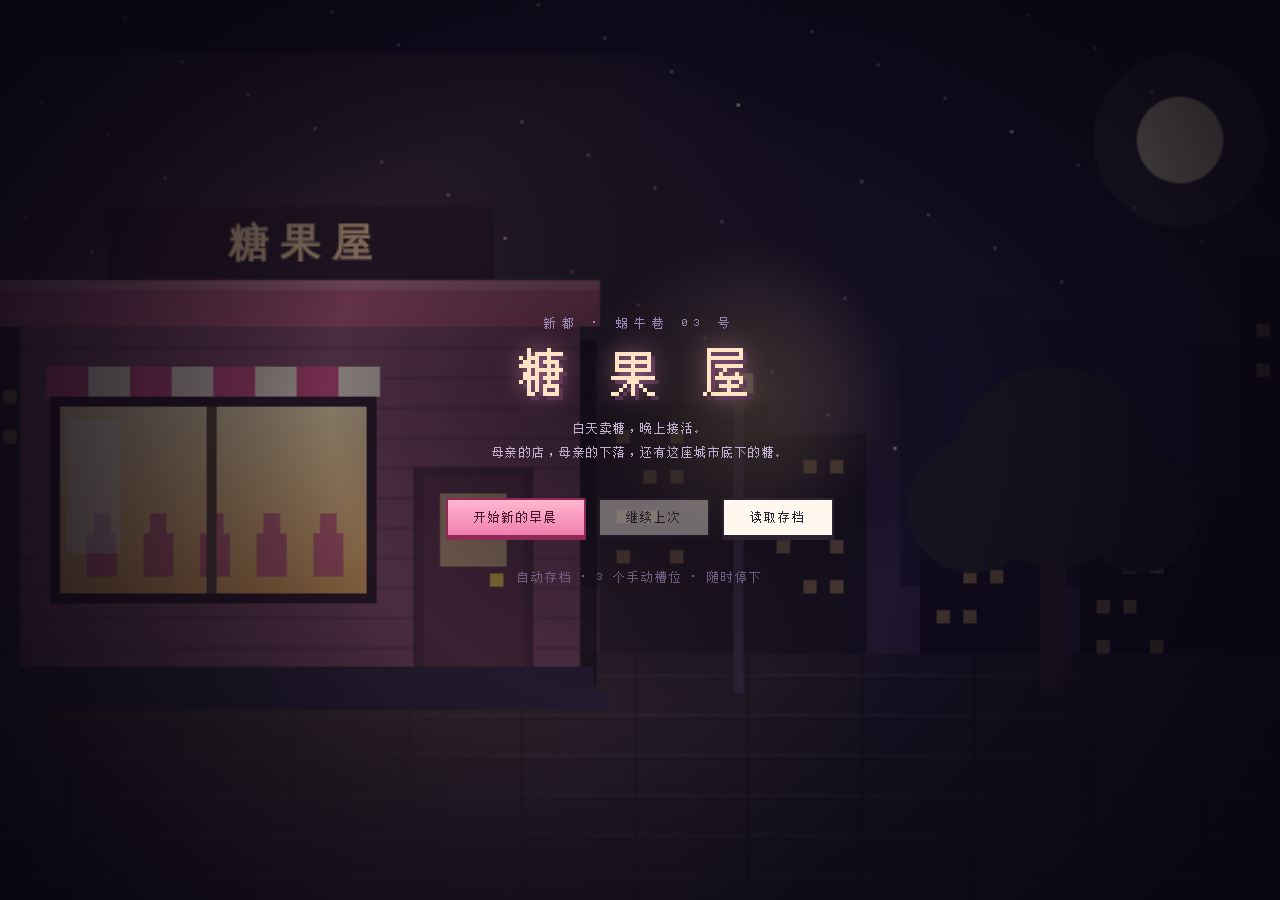
<file: index.html>
<!DOCTYPE html>
<html lang="zh-CN">
<head>
<meta charset="UTF-8" />
<meta name="viewport" content="width=device-width, initial-scale=1" />
<title>糖果屋 · 新都蜗牛巷</title>
<link rel="stylesheet" href="assets/fonts/poxiao/poxiao.css" />
<link rel="stylesheet" href="style.css" />
</head>
<body>
<div id="app">
  <header id="hud">
    <div class="hud-brand">
      <div class="brand-mark">
        <span class="candy-dot"></span>
      </div>
      <div class="brand-text">
        <b>糖果屋</b>
        <i>新都 · 蜗牛巷</i>
      </div>
    </div>

    <div class="hud-phase">
      <div class="phase-name" id="hud-phase-name">早起准备</div>
      <div class="phase-time" id="hud-phase-time">05:00 – 07:00</div>
    </div>

    <div class="hud-ap">
      <div class="ap-label">行动点 <span id="hud-ap-num">6/6</span></div>
      <div class="ap-bar" id="hud-ap-bar"></div>
    </div>

    <div class="hud-stats">
      <div class="stat" title="金钱">
        <span class="stat-ico">¥</span>
        <span id="hud-money">320</span>
      </div>
      <div class="stat" title="元气">
        <span class="stat-ico">☾</span>
        <span id="hud-energy">100</span>
        <div class="mini-bar"><i id="hud-energy-bar" style="width:100%"></i></div>
      </div>
      <div class="stat" title="信誉">
        <span class="stat-ico">✦</span>
        <span id="hud-rep">50</span>
      </div>
      <div class="stat day" title="第几天">
        <span id="hud-day">第 1 天</span>
      </div>
      <button class="hud-icon hidden" id="guide-pill" data-act="guide-open" title="展开指引">指引</button>
      <button class="hud-icon" data-act="save-menu" title="存档 / 读档（Ctrl+S）">存</button>
      <button class="hud-icon" data-act="to-title" title="返回标题（会先自动存一次）">退</button>
      <button class="hud-help" data-act="help" title="玩法说明">?</button>
    </div>
  </header>

  <!-- 左上角指引：只在有明确下一步时出现（序章 / 新手教学） -->
  <div id="hud-guide" class="hud-guide hidden">
    <button class="guide-x" data-act="guide-close" title="收起指引" aria-label="收起指引">×</button>
    <div class="guide-title" id="guide-title"></div>
    <div class="guide-sub" id="guide-sub"></div>
  </div>


  <!-- 阶段横幅：切阶段时在中上方弹出，3 秒自动收起 -->
  <div id="phase-banner" class="phase-banner"></div>

  <main id="stage">
    <section id="view-panel" class="view"></section>
    <section id="view-counter" class="view"></section>
    <section id="view-map" class="view">
      <canvas id="map-canvas"></canvas>
      <button id="map-act" class="map-act is-off" data-act="map-interact" type="button"></button>
      <div id="map-topbar" class="map-topbar"></div>
      <div id="map-bottombar" class="map-bottombar"></div>
    </section>
  </main>
</div>

<div id="modal-root" class="modal-root hidden"></div>
<div id="toast-root" class="toast-root"></div>
<div id="title-screen" class="title-screen">
  <div class="title-inner">
    <div class="title-sub">新都 · 蜗牛巷 03 号</div>
    <h1>糖 果 屋</h1>
    <div class="title-desc">白天卖糖，晚上接活。<br>母亲的店，母亲的下落，还有这座城市底下的糖。</div>
    <div class="title-btns">
      <button class="btn btn-primary" data-act="new-game">开始新的早晨</button>
      <button class="btn" data-act="continue-game" id="btn-continue">继续上次</button>
      <button class="btn" data-act="save-menu">读取存档</button>
    </div>
    <div class="title-foot">自动存档 · 3 个手动槽位 · 随时停下</div>
  </div>
</div>

<script src="src/data.js"></script>
<script src="src/engine.js"></script>
<script src="src/story.js"></script>
<script src="src/map.js"></script>
<script src="src/ui.js"></script>
<script src="src/main.js"></script>
</body>
</html>
</file>
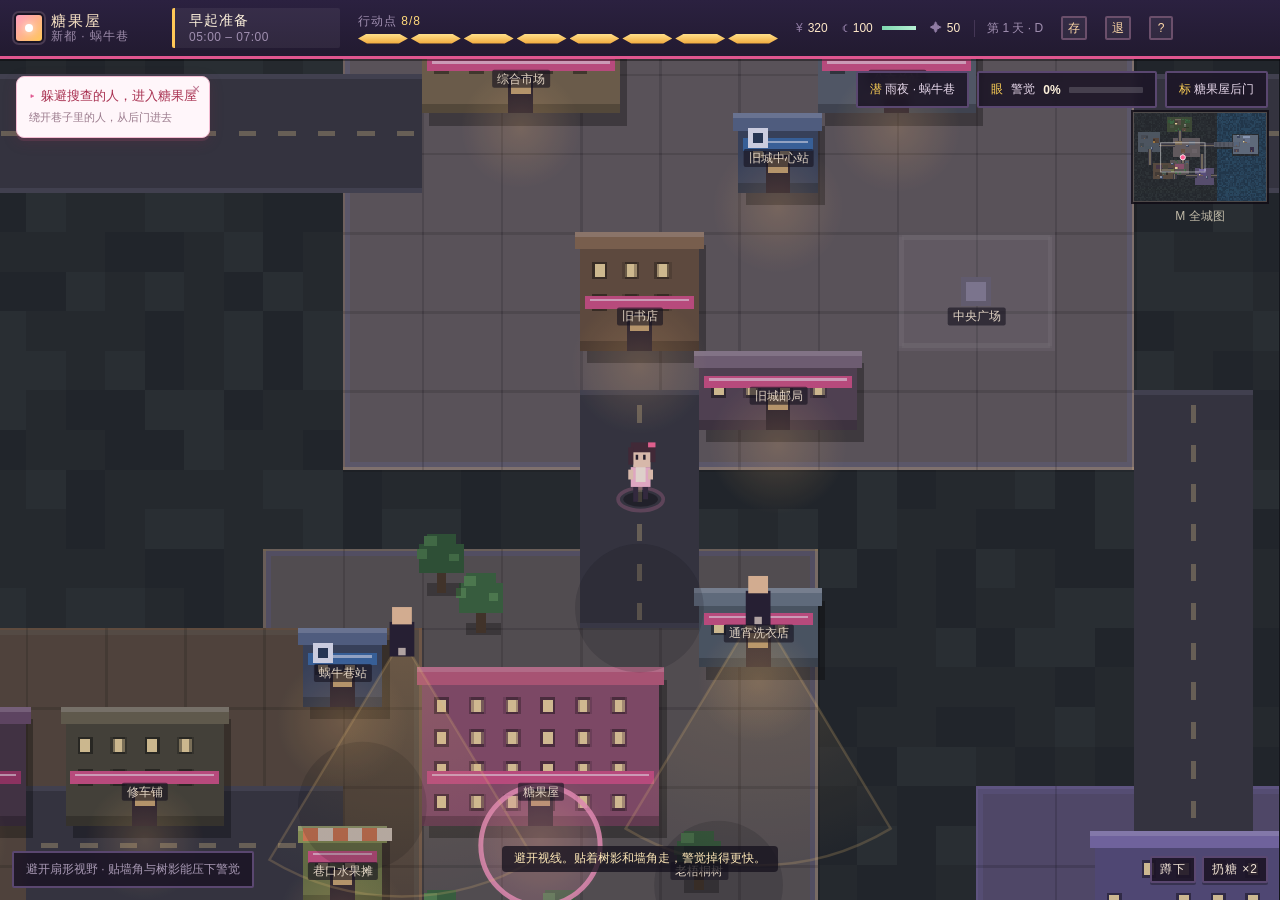
<file: flowtest.html>
<!DOCTYPE html>
<html lang="zh-CN">
<head>
<meta charset="UTF-8" />
<title>糖果屋 · 主线流程测试</title>
<link rel="stylesheet" href="style.css" />
</head>
<body>
<div id="app">
  <header id="hud">
    <div class="hud-brand"><div class="brand-mark"><span class="candy-dot"></span></div>
      <div class="brand-text"><b>糖果屋</b><i>新都 · 蜗牛巷</i></div></div>
    <div class="hud-phase"><div class="phase-name" id="hud-phase-name">早起准备</div>
      <div class="phase-time" id="hud-phase-time">05:00 – 07:00</div></div>
    <div class="hud-ap"><div class="ap-label">行动点 <span id="hud-ap-num">6/6</span></div>
      <div class="ap-bar" id="hud-ap-bar"></div></div>
    <div class="hud-stats">
      <div class="stat"><span class="stat-ico">¥</span><span id="hud-money">320</span></div>
      <div class="stat"><span class="stat-ico">☾</span><span id="hud-energy">100</span>
        <div class="mini-bar"><i id="hud-energy-bar" style="width:100%"></i></div></div>
      <div class="stat"><span class="stat-ico">✦</span><span id="hud-rep">50</span></div>
      <div class="stat day"><span id="hud-day">第 1 天</span></div>
      <button class="hud-icon hidden" id="guide-pill" data-act="guide-open" title="展开指引">指引</button>
      <button class="hud-icon" data-act="save-menu">存</button>
      <button class="hud-icon" data-act="to-title">退</button>
      <button class="hud-help" data-act="help">?</button>
    </div>
  </header>

  <div id="hud-guide" class="hud-guide hidden">
    <button class="guide-x" data-act="guide-close" title="收起指引" aria-label="收起指引">×</button>
    <div class="guide-title" id="guide-title"></div>
    <div class="guide-sub" id="guide-sub"></div>
  </div>
  <main id="stage">
    <section id="view-panel" class="view"></section>
    <section id="view-counter" class="view"></section>
    <section id="view-map" class="view">
      <canvas id="map-canvas"></canvas>
      <button id="map-act" class="map-act is-off" data-act="map-interact" type="button"></button>
      <div id="map-topbar" class="map-topbar"></div>
      <div id="map-bottombar" class="map-bottombar"></div>
    </section>
  </main>
</div>
<div id="modal-root" class="modal-root hidden"></div>
<div id="toast-root" class="toast-root"></div>
<div id="title-screen" class="title-screen">
  <div class="title-inner"><h1>糖 果 屋</h1>
    <div class="title-btns">
      <button class="btn btn-primary" data-act="new-game">开始新的早晨</button>
      <button class="btn" data-act="continue-game" id="btn-continue">继续上次</button>
      <button class="btn" data-act="save-menu">读取存档</button>
    </div>
  </div>
</div>

<script src="src/data.js"></script>
<script src="src/engine.js"></script>
<script src="src/story.js"></script>
<script src="src/map.js"></script>
<script src="src/ui.js"></script>
<script src="src/main.js"></script>
<script src="src/flowtest.js"></script>
</body>
</html>
</file>
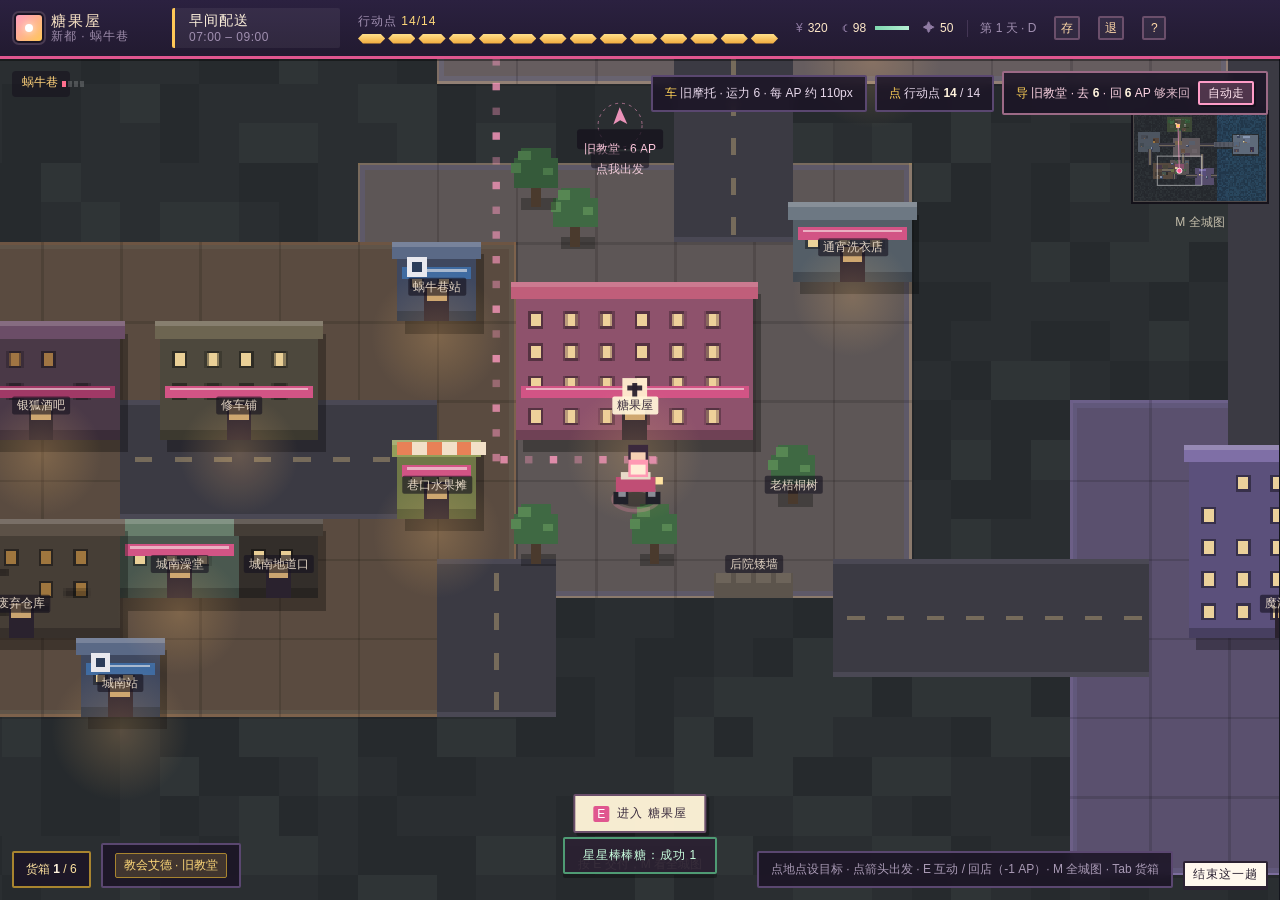
<file: selftest.html>
<!DOCTYPE html>
<html lang="zh-CN">
<head>
<meta charset="UTF-8" />
<title>糖果屋 · 自测</title>
<link rel="stylesheet" href="style.css" />
</head>
<body>
<div id="app">
  <header id="hud">
    <div class="hud-brand"><div class="brand-mark"><span class="candy-dot"></span></div>
      <div class="brand-text"><b>糖果屋</b><i>新都 · 蜗牛巷</i></div></div>
    <div class="hud-phase"><div class="phase-name" id="hud-phase-name">早起准备</div>
      <div class="phase-time" id="hud-phase-time">05:00 – 07:00</div></div>
    <div class="hud-ap"><div class="ap-label">行动点 <span id="hud-ap-num">6/6</span></div>
      <div class="ap-bar" id="hud-ap-bar"></div></div>
    <div class="hud-stats">
      <div class="stat"><span class="stat-ico">¥</span><span id="hud-money">320</span></div>
      <div class="stat"><span class="stat-ico">☾</span><span id="hud-energy">100</span>
        <div class="mini-bar"><i id="hud-energy-bar" style="width:100%"></i></div></div>
      <div class="stat"><span class="stat-ico">✦</span><span id="hud-rep">50</span></div>
      <div class="stat day"><span id="hud-day">第 1 天</span></div>
      <button class="hud-icon hidden" id="guide-pill" data-act="guide-open" title="展开指引">指引</button>
      <button class="hud-icon" data-act="save-menu" title="存档 / 读档">存</button>
      <button class="hud-icon" data-act="to-title" title="返回标题">退</button>
      <button class="hud-help" data-act="help" title="玩法说明">?</button>
    </div>
  </header>

  <div id="hud-guide" class="hud-guide hidden">
    <button class="guide-x" data-act="guide-close" title="收起指引" aria-label="收起指引">×</button>
    <div class="guide-title" id="guide-title"></div>
    <div class="guide-sub" id="guide-sub"></div>
  </div>
  <main id="stage">
    <section id="view-panel" class="view"></section>
    <section id="view-counter" class="view"></section>
    <section id="view-map" class="view">
      <canvas id="map-canvas"></canvas>
      <button id="map-act" class="map-act is-off" data-act="map-interact" type="button"></button>
      <div id="map-topbar" class="map-topbar"></div>
      <div id="map-bottombar" class="map-bottombar"></div>
    </section>
  </main>
</div>
<div id="modal-root" class="modal-root hidden"></div>
<div id="toast-root" class="toast-root"></div>
<div id="title-screen" class="title-screen">
  <div class="title-inner"><h1>糖 果 屋</h1>
    <div class="title-btns">
      <button class="btn btn-primary" data-act="new-game">开始新的早晨</button>
      <button class="btn" data-act="continue-game" id="btn-continue">继续上次</button>
      <button class="btn" data-act="save-menu">读取存档</button>
    </div>
  </div>
</div>

<script src="src/data.js"></script>
<script src="src/engine.js"></script>
<script src="src/story.js"></script>
<script src="src/map.js"></script>
<script src="src/ui.js"></script>
<script src="src/main.js"></script>
<script src="src/selftest.js"></script>
</body>
</html>
</file>
<file: assets/fonts/poxiao/poxiao.css>
/* Service and Built By: ZeoSeven https://zeoseven.com
Generated By cn-font-split https://www.npmjs.com/package/cn-font-split
SampleText 像素之光点亮文字之美 The luster of pixels lights up the beauty of words.
CopyrightNotice Copyright (c) 2023-2025 Astro_2539, 2008-2025 Kreative Software, 2021-2025 Lee Minseo, 2025 Poxiao Labs.
FontFamilyName PoxiaoPixel
FontSubfamilyName Regular
UniqueFontID PoxiaoPixel-Regular;Version 1.0.0+zlabs-0.98+galmuri-2.403+fairfax-2025.06.21
FullFontName PoxiaoPixel Regular
VersionString Version 1.0.0+zlabs-0.98+galmuri-2.403+fairfax-2025.06.21
PostScriptFontName PoxiaoPixel-Regular
ManufacturerName Made with Bits'n'Picas by Kreative Software
DesignerName Poxiao Fonts
VendorURL http://www.kreativekorp.com/software/bitsnpicas/
DesignerURL https://forge.poxiao-labs.work/Fonts/fzg
LicenseDescription This Font Software is licensed under the SIL Open Font License, Version 1.1.
LicenseURL https://openfontlicense.org/
SampleText 像素之光点亮文字之美 The luster of pixels lights up the beauty of words. */

@font-face{font-family:"PoxiaoPixel";src:local("PoxiaoPixel"),url("./8dc9448a8c3e7d93.woff2")format("woff2");font-style:normal;font-display:swap;font-weight:400;unicode-range:U+1740-1753;}@font-face{font-family:"PoxiaoPixel";src:local("PoxiaoPixel"),url("./e45368126661e2d0.woff2")format("woff2");font-style:normal;font-display:swap;font-weight:400;unicode-range:U+10E0C6-10E0CB,U+10E0D0-10E0DB,U+10F000-10F001,U+10F007,U+10F020-10F02A,U+10F030-10F03D,U+10F200-10F206,U+10F300-10F308,U+10F8FF,U+10FF40-10FF49,U+10FF50-10FF59,U+10FF60-10FF69,U+10FF70-10FF79,U+10FF80-10FF89,U+10FF90-10FF99,U+10FFA0-10FFA9,U+10FFB0-10FFB9,U+10FFC0;}@font-face{font-family:"PoxiaoPixel";src:local("PoxiaoPixel"),url("./18c9422100386ce8.woff2")format("woff2");font-style:normal;font-display:swap;font-weight:400;unicode-range:U+FFB6E-FFBAD,U+FFBAF-FFC14,U+FFC16,U+FFC18-FFC29,U+FFC2C-FFC2F,U+FFC31-FFC35,U+FFC3C-FFCF1,U+FFCF8-FFD42,U+FFD44-FFD62,U+FFD64-FFD67,U+FFD69-FFD74,U+FFD76-FFE0C,U+FFE50-FFE6D,U+FFEA0-FFEA5,U+FFEA7-FFEAA,U+FFEAC-FFEAE,U+FFF00-FFF4F,U+100000-10007F,U+100083,U+100086-100090,U+100092-100093,U+100097-100098,U+10009A-10017F,U+10E000-10E06B,U+10E070-10E07E,U+10E080-10E08D,U+10E090-10E0A7,U+10E0B0-10E0B7,U+10E0C0-10E0C5;}@font-face{font-family:"PoxiaoPixel";src:local("PoxiaoPixel"),url("./59d6d9431b3139f3.woff2")format("woff2");font-style:normal;font-display:swap;font-weight:400;unicode-range:U+FF440-FF51F,U+FF600-FF64F,U+FF6D8,U+FF700-FF83F,U+FF8A0-FF8B2,U+FF8B4-FF8C6,U+FF8C9-FF8CA,U+FF8CD-FF8CE,U+FF900-FFA9F,U+FFAA9-FFAB2,U+FFAB4-FFB03,U+FFB0A-FFB5F,U+FFB61-FFB6D;}@font-face{font-family:"PoxiaoPixel";src:local("PoxiaoPixel"),url("./3962328fd4c437e8.woff2")format("woff2");font-style:normal;font-display:swap;font-weight:400;unicode-range:U+F267F-F269C,U+F269E-F26AE,U+F2700-F2709,U+F2710-F2728,U+F272B,U+F272E,U+F2731,U+F2734,U+F2737,U+F273C-F274F,U+F2751-F2756,U+F275A-F275C,U+F2760-F276B,U+F276D-F277B,U+F2780-F2786,U+F2790-F27AB,U+F27B0-F27B6,U+F27B8-F27CD,U+F27D0-F27E4,U+F27E6-F2848,U+F284D-F285F,U+F286A-F286D,U+F28A0-F28BB,U+F28C0-F28CB,U+F28D0-F28D9,U+FA700-FA74A,U+FA74E-FA74F,U+FB009,U+FC000-FC003,U+FC05F-FC09A,U+FC0F5-FC0F6,U+FC108-FC109,U+FC10C-FC10D,U+FC110-FC114,U+FC117-FC128,U+FC138-FC13A,U+FC9C0,U+FCE1E,U+FCEBF-FCECE,U+FCED8,U+FCEF0-FCF0A,U+FCF0C-FCF0D,U+FCF39-FCF3C,U+FCF41-FCF47,U+FCF83,U+FCF86,U+FCF92,U+FCF96,U+FCF9E,U+FCFE1,U+FCFFE,U+FE000-FE01D,U+FE020-FE03B,U+FE040-FE04F,U+FE400-FE409,U+FE40C,U+FE410-FE41E,U+FE420-FE42E,U+FE5E0-FE5F9,U+FE650-FE678,U+FE684-FE687,U+FE68D-FE68E,U+FE6AF-FE6BF,U+FE845-FE847,U+FE84D-FE84F,U+FF000-FF095,U+FF0B4-FF0BF,U+FF0E0-FF145,U+FF180-FF185,U+FF1A0-FF1A1,U+FF1C0,U+FF1E0,U+FF1F0,U+FF380-FF3BF,U+FF3C1-FF3DA,U+FF3E1-FF3FA,U+FF400-FF437,U+FF43C-FF43F;}@font-face{font-family:"PoxiaoPixel";src:local("PoxiaoPixel"),url("./8a4d36c11108eddd.woff2")format("woff2");font-style:normal;font-display:swap;font-weight:400;unicode-range:U+F2167-F265A,U+F2660-F2666,U+F2670-F267E;}@font-face{font-family:"PoxiaoPixel";src:local("PoxiaoPixel"),url("./ca0eb5b664faa2b4.woff2")format("woff2");font-style:normal;font-display:swap;font-weight:400;unicode-range:U+F1085-F11E7,U+F16A5-F16AF,U+F16CA-F16CE,U+F16D2-F16D8,U+F16DA,U+F1900,U+F190C,U+F1921,U+F1944,U+F197F,U+F1981-F1982,U+F1984-F1988,U+F1990-F1994,U+F1997-F199F,U+F19A3,U+F1B00-F1B58,U+F1B60-F1BB8,U+F1BBD-F1C18,U+F1C20-F1C2B,U+F1C30-F1C32,U+F1C40-F1C66,U+F1C70-F1C71,U+F1C7E-F1C9C,U+F2000-F2166;}@font-face{font-family:"PoxiaoPixel";src:local("PoxiaoPixel"),url("./0b263d536a982cb5.woff2")format("woff2");font-style:normal;font-display:swap;font-weight:400;unicode-range:U+F0B95-F1084;}@font-face{font-family:"PoxiaoPixel";src:local("PoxiaoPixel"),url("./0c717c9b97e01de4.woff2")format("woff2");font-style:normal;font-display:swap;font-weight:400;unicode-range:U+F06B2-F0B94;}@font-face{font-family:"PoxiaoPixel";src:local("PoxiaoPixel"),url("./583f431db4d02f57.woff2")format("woff2");font-style:normal;font-display:swap;font-weight:400;unicode-range:U+F01DD-F06B1;}@font-face{font-family:"PoxiaoPixel";src:local("PoxiaoPixel"),url("./2080b60eb588927e.woff2")format("woff2");font-style:normal;font-display:swap;font-weight:400;unicode-range:U+1F74C-1F77F,U+1F8B0-1F8BB,U+1F8C0-1F8C1,U+1F8D0-1F8D8,U+1F90D,U+1FAAB,U+1FB00-1FBFA,U+20086,U+2010F,U+2012F,U+20137,U+20164,U+20242,U+2058F,U+20628,U+20676,U+206A4,U+206F8,U+20BBA,U+20CD0,U+20E01,U+20F90,U+211A2,U+21335,U+2139A,U+21413,U+2144D,U+215F7,U+21619,U+216BB,U+21743,U+2179D,U+217C1,U+217EC,U+2181F,U+2187B,U+219D1,U+22650,U+22F7E,U+23519,U+235CB,U+23B20,U+23B36,U+23C5D,U+23C97-23C98,U+23E23,U+241A2,U+246ED,U+247EF,U+249DB,U+24A7D,U+24AC9,U+24B4C,U+24ECA,U+24FF1,U+25128,U+251A7,U+25532,U+25562,U+255A8,U+255FD,U+25AD7,U+25ED7,U+26221,U+26393,U+2648D,U+264B9,U+2664D,U+26676,U+2677C,U+26A2D,U+26B4C,U+26B5C,U+26C21,U+26D9F,U+26ED8,U+274BD,U+27BAA,U+27FB7,U+27FF9,U+28408,U+28678,U+28695,U+287E0,U+289C0,U+28A0F,U+28B46,U+28B49,U+28B4E,U+28C3E,U+28C47,U+28C4D-28C4F,U+28C51,U+28C53-28C54,U+28CCA,U+28CCD,U+28CD2,U+28D99,U+28E99,U+28EF6,U+29A02,U+29DF6,U+29F7C,U+29F7E,U+29F83,U+29F87,U+29F8C,U+2A6A5,U+2A7DD,U+2A833,U+2A83D,U+2A8FB,U+2A917,U+2A968,U+2AA30,U+2AA36,U+2AA58,U+2AF72,U+2AFA2,U+2B127-2B128,U+2B137-2B138,U+2B1ED,U+2B241,U+2B2BB,U+2B300,U+2B363,U+2B36F,U+2B372,U+2B37D,U+2B404,U+2B410,U+2B413,U+2B461,U+2B4E7,U+2B4EF,U+2B4F4,U+2B4F6,U+2B4F9,U+2B50D-2B50E,U+2B536,U+2B5AE-2B5AF,U+2B5B3,U+2B5E7,U+2B5F4,U+2B61C-2B61D,U+2B626-2B628,U+2B62A,U+2B62C,U+2B695-2B696,U+2B6AD,U+2B6DE,U+2B6ED,U+2B6F3,U+2B6F8,U+2B76B,U+2B7A9,U+2B7C5,U+2B7E6,U+2B7F7,U+2B7F9,U+2B7FC,U+2B806,U+2B80A,U+2B81C,U+2B821,U+2B82C,U+2B877,U+2B8B8,U+2B8F5,U+2B96C,U+2BAAB,U+2BAC7,U+2BB5F,U+2BB62,U+2BB7C,U+2BB83,U+2BBE7,U+2BBEE,U+2BC1B,U+2BD44,U+2BD77,U+2BD87,U+2BDF7,U+2BE29,U+2BEFD,U+2C029-2C02A,U+2C09B,U+2C0A9,U+2C0CA,U+2C1D5,U+2C1D9,U+2C1F9,U+2C27C,U+2C288,U+2C2A4,U+2C317,U+2C35B,U+2C361,U+2C364,U+2C3A9,U+2C40A,U+2C488,U+2C494,U+2C497,U+2C542,U+2C613,U+2C618,U+2C621,U+2C629,U+2C62B-2C62D,U+2C62F,U+2C642,U+2C64A-2C64B,U+2C6BF,U+2C72C,U+2C72F,U+2C79F,U+2C7C1,U+2C7FD,U+2C8D9,U+2C8DE,U+2C8E1,U+2C8E6,U+2C8F3,U+2C907,U+2C90A,U+2C91D,U+2CA02,U+2CA0E,U+2CA7D,U+2CAA9,U+2CB29,U+2CB2D-2CB2E,U+2CB31,U+2CB38-2CB39,U+2CB3B,U+2CB3F,U+2CB41,U+2CB4A,U+2CB4E,U+2CB5A-2CB5B,U+2CB64,U+2CB69,U+2CB6C,U+2CB6F,U+2CB73,U+2CB76,U+2CB78,U+2CB7C,U+2CBB1,U+2CBB4,U+2CBBF-2CBC0,U+2CBCE,U+2CC56,U+2CC5F,U+2CCF5-2CCF6,U+2CCFD,U+2CCFF,U+2CD02-2CD03,U+2CD0A,U+2CD8B,U+2CD8D,U+2CD8F-2CD90,U+2CD9F-2CDA0,U+2CDA8,U+2CDAD-2CDAE,U+2CDD5,U+2CE18,U+2CE1A,U+2CE23,U+2CE26,U+2CE2A,U+2CE7C,U+2CE88,U+2CE93,U+2D156,U+2D544,U+2D6A6,U+2E00E,U+2E13F,U+2E3DB,U+2E428,U+2E5B1,U+2E8F2,U+2E8F7,U+2E9D3,U+2E9F5,U+2EBF0,U+2EC38,U+2EE5D,U+300D9,U+300EE,U+3030B,U+30921,U+30A9B,U+30B87,U+311EE,U+31254,U+31641,U+31645,U+32239,U+3237F,U+3244F,U+E0001,U+E0020-E007F,U+F0000-F01DC;}@font-face{font-family:"PoxiaoPixel";src:local("PoxiaoPixel"),url("./18025900b2a3060a.woff2")format("woff2");font-style:normal;font-display:swap;font-weight:400;unicode-range:U+1D5AA-1D63B,U+1D670-1D6A5,U+1D6A8-1D6E1,U+1D756-1D78F,U+1D7CA-1D7CB,U+1D7CE-1D7FF,U+1DF00-1DF84,U+1DFCD-1DFFF,U+1E030-1E06D,U+1E08F,U+1F000-1F003,U+1F005-1F02B,U+1F030-1F093,U+1F0A0-1F0AE,U+1F0B1-1F0BF,U+1F0C1-1F0CF,U+1F0D1-1F0DF,U+1F10B-1F10F,U+1F12F-1F1AD,U+1F21A,U+1F22F,U+1F232-1F23A,U+1F250-1F251,U+1F321-1F322,U+1F331-1F333,U+1F337,U+1F344,U+1F347,U+1F34E-1F34F,U+1F352-1F353,U+1F358-1F359,U+1F377-1F378,U+1F381-1F382,U+1F384,U+1F388,U+1F3A7,U+1F3C1,U+1F3D8,U+1F3E0,U+1F3E2,U+1F3E7-1F3E9,U+1F3F3-1F3F4,U+1F40D,U+1F441,U+1F443,U+1F48A,U+1F4A1-1F4A4,U+1F4A7-1F4A8,U+1F4AF,U+1F4B9,U+1F4BE,U+1F4CB-1F4CE,U+1F4E4-1F4E5,U+1F4FA,U+1F505-1F50E,U+1F512-1F516,U+1F51F-1F522,U+1F526-1F529,U+1F530,U+1F534-1F535,U+1F546-1F547,U+1F550-1F56A,U+1F571,U+1F573,U+1F588-1F589,U+1F5A4,U+1F5A8,U+1F5AA-1F5AC,U+1F5B4-1F5B6,U+1F5B8,U+1F5BF-1F5C1,U+1F5C5-1F5D0,U+1F5D5-1F5DB,U+1F5E4-1F5E6,U+1F5E8-1F5EB,U+1F600,U+1F603,U+1F610,U+1F636,U+1F641-1F643,U+1F67C-1F67F,U+1F6A9-1F6AB,U+1F6BE,U+1F6F8,U+1F700-1F74B;}@font-face{font-family:"PoxiaoPixel";src:local("PoxiaoPixel"),url("./6170abf0d19b339f.woff2")format("woff2");font-style:normal;font-display:swap;font-weight:400;unicode-range:U+10412-1047F,U+10780-107BF,U+11FB0,U+16FF2-16FF3,U+1CC00-1CCFC,U+1CD00-1CEB3,U+1CEBA-1CED0,U+1CEE0-1CEF5,U+1D2C0-1D2D3,U+1D2E0-1D2F3,U+1D360-1D378,U+1D400-1D467,U+1D49C-1D4CF,U+1D538-1D56B,U+1D5A0-1D5A9;}@font-face{font-family:"PoxiaoPixel";src:local("PoxiaoPixel"),url("./014048ecc2b022df.woff2")format("woff2");font-style:normal;font-display:swap;font-weight:400;unicode-range:U+F624-F8E9,U+F8F0-FA0B,U+FA0E-FA2D,U+FB00-FB0F,U+FB13-FB17,U+FB1D-FB36,U+FB38-FB3C,U+FB3E,U+FB40-FB41,U+FB43-FB44,U+FB46-FB4F,U+FE00-FE19,U+FE20-FE33,U+FE35-FE40,U+FE47-FE48,U+FFF0-FFF3,U+FFF9-FFFD,U+10400-10411;}@font-face{font-family:"PoxiaoPixel";src:local("PoxiaoPixel"),url("./da35b757d5a582f5.woff2")format("woff2");font-style:normal;font-display:swap;font-weight:400;unicode-range:U+F0DE-F423,U+F4C0-F4C9,U+F4D0-F4EB,U+F500-F56B,U+F570-F623;}@font-face{font-family:"PoxiaoPixel";src:local("PoxiaoPixel"),url("./f59491907ff82b93.woff2")format("woff2");font-style:normal;font-display:swap;font-weight:400;unicode-range:U+EBFE-EC23,U+EC28-EC2E,U+EC30-EC57,U+EC60-EC63,U+EC68-EC6E,U+EC70-ED30,U+ED37-ED5B,U+ED5F,U+ED80-EDA2,U+EDB0-EDBF,U+EDC1-EDC7,U+EDC9-EDCD,U+EDCF-EDD3,U+EDE0-EDF3,U+EE00-F0DD;}@font-face{font-family:"PoxiaoPixel";src:local("PoxiaoPixel"),url("./a7df6720032ae055.woff2")format("woff2");font-style:normal;font-display:swap;font-weight:400;unicode-range:U+E70A-E727,U+E72C-E767,U+E76C-E829,U+E82B-E852,U+E857-E859,U+E860-E879,U+E87C-E87D,U+E880-E885,U+E888-E889,U+E88F-E8B1,U+E8C0-E8F4,U+E8FA-E8FB,U+E900-E909,U+E910-EA79,U+EA9E-EAF1,U+EB00-EB16,U+EB20-EB2A,U+EB30-EB3C,U+EB40-EB59,U+EB5D-EB9C,U+EBA0-EBBF,U+EBC1-EBCE,U+EBD1-EBDE,U+EBE0-EBFD;}@font-face{font-family:"PoxiaoPixel";src:local("PoxiaoPixel"),url("./ae1a1dc64a32a395.woff2")format("woff2");font-style:normal;font-display:swap;font-weight:400;unicode-range:U+E165-E16E,U+E170-E18E,U+E190-E19C,U+E1A0-E1AB,U+E1B0-E1FD,U+E200-E225,U+E22B-E26B,U+E26E-E295,U+E298-E29A,U+E29C-E2A1,U+E2A4-E2A5,U+E2A8-E2AA,U+E2AF-E2B4,U+E2BA,U+E2BF,U+E2D0-E2FB,U+E300-E332,U+E340-E35B,U+E360-E374,U+E37F-E3A3,U+E3B0-E3FC,U+E400-E423,U+E425-E42E,U+E430-E463,U+E470-E48B,U+E490-E4B4,U+E4F0-E51B,U+E520-E548,U+E550-E572,U+E580-E593,U+E5C0-E5F9,U+E5FE-E5FF,U+E630-E643,U+E650-E67E,U+E684-E687,U+E68D-E6AB,U+E6AF-E6E8,U+E6F0-E709;}@font-face{font-family:"PoxiaoPixel";src:local("PoxiaoPixel"),url("./0f6fb1d251e77e47.woff2")format("woff2");font-style:normal;font-display:swap;font-weight:400;unicode-range:U+D322-D324,U+D326-D327,U+D32A-D32B,U+D32D-D32F,U+D331-D337,U+D33A,U+D33E-D343,U+D346-D37B,U+D37E-D37F,U+D381-D383,U+D385-D38B,U+D38D-D38E,U+D392-D397,U+D39A-D39B,U+D39D-D39F,U+D3A1-D3A7,U+D3AA,U+D3AC,U+D3AE-D3B3,U+D3B5-D3B7,U+D3B9-D3BB,U+D3BD-D3C3,U+D3C6-D3C7,U+D3CA-D3CF,U+D3D1-D3EB,U+D3EE-D3EF,U+D3F1-D3F3,U+D3F5-D3FB,U+D3FD-D3FE,U+D400,U+D402-D407,U+D409-D43F,U+D441-D443,U+D445-D45B,U+D45D-D45F,U+D461-D46E,U+D470-D477,U+D47A-D47B,U+D47D-D47F,U+D481,U+D483-D487,U+D489-D48A,U+D48C,U+D48E-D493,U+D495-D4A8,U+D4AA-D4CB,U+D4CD-D4CF,U+D4D1-D4E7,U+D4E9-D4EF,U+D4F1-D4F7,U+D4F9-D4FC,U+D4FE-D503,U+D505-D507,U+D509-D50B,U+D50D-D513,U+D516-D53B,U+D53E-D53F,U+D541-D543,U+D545-D54B,U+D54E,U+D550,U+D552-D557,U+D55A-D55B,U+D55D-D55F,U+D561-D564,U+D566-D567,U+D56A,U+D56C,U+D56E-D573,U+D576-D577,U+D579-D57B,U+D57D-D583,U+D586,U+D58A-D58F,U+D591-D5A4,U+D5A6-D5C7,U+D5CA-D5CB,U+D5CD-D5CF,U+D5D1-D5D7,U+D5DA,U+D5DC,U+D5DE-D5E3,U+D5E6-D5E7,U+D5E9-D5EB,U+D5ED-D5F3,U+D5F6,U+D5F8,U+D5FA-D5FF,U+D602-D603,U+D605-D607,U+D609-D60F,U+D612,U+D616-D61B,U+D61D-D637,U+D63A-D63B,U+D63D-D63F,U+D641-D647,U+D64A,U+D64C,U+D64E-D650,U+D652-D653,U+D656-D657,U+D659-D65B,U+D65D-D666,U+D668,U+D66A-D66F,U+D672-D682,U+D684-D68B,U+D68E-D68F,U+D691-D693,U+D695-D69E,U+D6A0,U+D6A2-D6A7,U+D6A9-D6C3,U+D6C6-D6C7,U+D6C9-D6CB,U+D6CD-D6D0,U+D6D2-D6D3,U+D6D5-D6D6,U+D6D8,U+D6DA-D6DF,U+D6E1-D6E3,U+D6E5-D6E7,U+D6E9-D6EF,U+D6F1-D6FB,U+D6FE-D6FF,U+D701-D703,U+D705-D710,U+D712-D717,U+D71A-D71B,U+D71D-D71F,U+D721-D727,U+D72A,U+D72C-D733,U+D735-D737,U+D739-D73B,U+D73D-D743,U+D745-D748,U+D74A-D74F,U+D752-D753,U+D755-D756,U+D75A-D75F,U+D762-D764,U+D766-D768,U+D76A-D76B,U+D76D-D76F,U+D771-D773,U+D775-D77B,U+D77E-D787,U+D78A-D78B,U+D78D-D78F,U+D791-D797,U+D79A,U+D79C,U+D79E-D7A3,U+E000-E03D,U+E040-E05A,U+E060-E06C,U+E070-E07E,U+E0A0-E0A3,U+E0B0-E0B3,U+E150-E164;}@font-face{font-family:"PoxiaoPixel";src:local("PoxiaoPixel"),url("./b0b015937ba794e4.woff2")format("woff2");font-style:normal;font-display:swap;font-weight:400;unicode-range:U+CE0F-CE18,U+CE1A-CE1F,U+CE22-CE23,U+CE25-CE27,U+CE29-CE2F,U+CE31-CE34,U+CE36-CE57,U+CE5A-CE5B,U+CE5D-CE5F,U+CE62-CE67,U+CE6A,U+CE6C,U+CE6E-CE73,U+CE76-CE77,U+CE79-CE7B,U+CE7D-CE83,U+CE86,U+CE88,U+CE8A-CE8F,U+CE92-CE93,U+CE95-CE97,U+CE99-CE9F,U+CEA2,U+CEA6-CEAB,U+CEAD-CEE3,U+CEE6-CEE7,U+CEE9-CEEA,U+CEED-CEF3,U+CEF6,U+CEFA-CEFF,U+CF02-CF03,U+CF05-CF07,U+CF09-CF0F,U+CF12,U+CF14,U+CF16-CF1B,U+CF1D-CF1F,U+CF21-CF23,U+CF25-CF2B,U+CF2E,U+CF31-CF37,U+CF39-CF53,U+CF56-CF57,U+CF59-CF5B,U+CF5D-CF63,U+CF66,U+CF68,U+CF6A-CF6F,U+CF72-CF73,U+CF75-CF77,U+CF79-CF84,U+CF86-CF8B,U+CF8D-CFA0,U+CFA2-CFA7,U+CFA9-CFAF,U+CFB1-CFC3,U+CFC5-CFDF,U+CFE2-CFE3,U+CFE5-CFE7,U+CFE9-CFEF,U+CFF2,U+CFF4,U+CFF6-CFFB,U+CFFD-CFFF,U+D001-D003,U+D005-D010,U+D012-D017,U+D019-D02C,U+D02E-D033,U+D036-D037,U+D039-D03B,U+D03D-D043,U+D045-D046,U+D048-D04F,U+D051-D057,U+D059-D05F,U+D061-D06B,U+D06E-D06F,U+D071-D073,U+D075-D07B,U+D07E-D080,U+D082-D0A3,U+D0A6-D0A7,U+D0A9-D0AB,U+D0AD-D0B3,U+D0B6,U+D0B8,U+D0BA-D0BF,U+D0C2-D0C3,U+D0C5-D0C7,U+D0CA-D0CF,U+D0D2,U+D0D6-D0DB,U+D0DE-D0DF,U+D0E1-D0E3,U+D0E5-D0EB,U+D0EE,U+D0F0,U+D0F2-D0F7,U+D0F9-D12F,U+D132-D133,U+D135-D137,U+D139-D13F,U+D142,U+D146-D14B,U+D14E-D14F,U+D151-D153,U+D155-D15B,U+D15E,U+D160,U+D162-D167,U+D169-D16B,U+D16D-D17B,U+D17D-D183,U+D185-D187,U+D189-D19F,U+D1A2-D1A3,U+D1A5-D1A7,U+D1A9-D1AF,U+D1B2,U+D1B4,U+D1B6-D1B9,U+D1BB,U+D1BD-D1D7,U+D1D9-D1F3,U+D1F5-D206,U+D208-D20F,U+D211-D22B,U+D22E-D22F,U+D231-D233,U+D235-D23B,U+D23D-D23E,U+D240,U+D242-D247,U+D249-D25B,U+D25D-D263,U+D265-D27F,U+D281-D283,U+D285-D287,U+D289-D294,U+D296-D29B,U+D29D-D2A3,U+D2A5-D2AB,U+D2AD-D2B0,U+D2B2-D2B7,U+D2BA-D2BB,U+D2BD-D2BE,U+D2C1,U+D2C3-D2C7,U+D2CA,U+D2CC-D2D3,U+D2D5-D2D7,U+D2D9-D2EF,U+D2F2-D2F3,U+D2F5-D2F7,U+D2F9-D2FF,U+D302-D304,U+D306-D30B,U+D30F,U+D311-D313,U+D315,U+D317-D31B,U+D31E;}@font-face{font-family:"PoxiaoPixel";src:local("PoxiaoPixel"),url("./72baec11c87edc6b.woff2")format("woff2");font-style:normal;font-display:swap;font-weight:400;unicode-range:U+C941-C94F,U+C952-C953,U+C955-C957,U+C959-C95F,U+C961-C96B,U+C96D-C96F,U+C971-C973,U+C975-C97B,U+C97D-C987,U+C98A-C98B,U+C98D-C98F,U+C991-C997,U+C99A-C99C,U+C99E-C9BF,U+C9C2-C9C3,U+C9C5-C9C6,U+C9C9,U+C9CB-C9CF,U+C9D2,U+C9D4,U+C9D7-C9D8,U+C9DB,U+C9DE-C9DF,U+C9E1,U+C9E3,U+C9E5-C9E6,U+C9E8-C9EB,U+C9EE,U+C9F2-C9F7,U+C9FA-C9FB,U+C9FD-CA07,U+CA0A,U+CA0E-CA13,U+CA15-CA4B,U+CA4E-CA4F,U+CA51-CA53,U+CA55-CA5B,U+CA5E-CA60,U+CA62-CA67,U+CA69-CA83,U+CA85-CA97,U+CA99-CABB,U+CABE-CABF,U+CAC1-CAC3,U+CAC5-CACE,U+CAD0,U+CAD2,U+CAD4-CAD7,U+CADA-CB0F,U+CB11-CB13,U+CB15-CB17,U+CB19-CB1F,U+CB21-CB40,U+CB42-CB47,U+CB4A-CB4B,U+CB4D-CB4F,U+CB51-CB57,U+CB5A-CB5C,U+CB5E-CB63,U+CB65-CBB7,U+CBB9-CBD3,U+CBD5-CBE3,U+CBE5-CBE6,U+CBE8-CC0B,U+CC0E-CC0F,U+CC11-CC13,U+CC15-CC1B,U+CC1E-CC20,U+CC23-CC26,U+CC2A-CC2B,U+CC2D,U+CC2F,U+CC31-CC37,U+CC3A,U+CC3F-CC43,U+CC46-CC47,U+CC49-CC4B,U+CC4D-CC53,U+CC56,U+CC5A-CC5F,U+CC61-CC63,U+CC65-CC67,U+CC69-CC74,U+CC76-CC97,U+CC9A-CC9B,U+CC9D-CC9F,U+CCA1-CCA7,U+CCAA,U+CCAE-CCB3,U+CCB6-CCB7,U+CCB9-CCBB,U+CCBD-CCC3,U+CCC5-CCC6,U+CCC8,U+CCCA-CCCF,U+CCD1-CCD3,U+CCD5-CCE3,U+CCE5-CCEB,U+CCED-CD07,U+CD0A-CD0B,U+CD0D-CD0F,U+CD11-CD17,U+CD19-CD1A,U+CD1C,U+CD1E-CD23,U+CD25-CD27,U+CD29-CD2B,U+CD2D-CD5B,U+CD5D-CD63,U+CD65-CD77,U+CD79-CD93,U+CD96-CD97,U+CD99-CD9B,U+CD9D-CDA3,U+CDA6,U+CDA8,U+CDAA-CDAF,U+CDB1-CDC3,U+CDC5-CDCB,U+CDCD-CDE7,U+CDE9-CDF8,U+CDFA,U+CDFC-CE03,U+CE05-CE0B,U+CE0D-CE0E;}@font-face{font-family:"PoxiaoPixel";src:local("PoxiaoPixel"),url("./0ec2931a010b7c86.woff2")format("woff2");font-style:normal;font-display:swap;font-weight:400;unicode-range:U+C3F9-C40F,U+C411-C42B,U+C42D-C42F,U+C431-C43B,U+C43D-C447,U+C449-C463,U+C466-C467,U+C469-C46B,U+C46D-C473,U+C475-C478,U+C47A-C47F,U+C481-C49B,U+C49D-C4B7,U+C4B9-C4BB,U+C4BD-C4E8,U+C4EA-C4EF,U+C4F2-C4F3,U+C4F5-C4F7,U+C4F9-C4FE,U+C502-C50B,U+C50D-C527,U+C52A-C52B,U+C52D-C52F,U+C531-C537,U+C53A,U+C53C,U+C53E-C543,U+C546-C547,U+C54B,U+C54D,U+C54F-C552,U+C556,U+C55A-C55C,U+C55F,U+C562-C563,U+C565-C567,U+C569-C56F,U+C572,U+C576-C57B,U+C57E-C57F,U+C581-C583,U+C585-C586,U+C588-C58B,U+C58E,U+C590,U+C592-C594,U+C596,U+C599-C59B,U+C59D-C5B3,U+C5B6-C5B7,U+C5BA,U+C5BE-C5C3,U+C5CB,U+C5CD,U+C5CF,U+C5D2-C5D3,U+C5D5-C5D7,U+C5D9-C5DF,U+C5E2,U+C5E4,U+C5E6-C5EB,U+C5EF,U+C5F1-C5F3,U+C5F5,U+C5F8-C5FB,U+C602-C604,U+C609-C60B,U+C60D-C60F,U+C611-C617,U+C619-C61A,U+C61D-C623,U+C626-C627,U+C629-C62B,U+C62F,U+C631-C632,U+C636,U+C638,U+C63A,U+C63C-C63F,U+C642-C643,U+C645-C647,U+C649-C652,U+C656-C65B,U+C65E-C65F,U+C661-C66B,U+C66D-C670,U+C672-C677,U+C67A-C67B,U+C67D-C67F,U+C681-C687,U+C689-C693,U+C696-C697,U+C699-C69B,U+C69D-C6A3,U+C6A6,U+C6A8,U+C6AA-C6AF,U+C6B2-C6B3,U+C6B5-C6B7,U+C6B9-C6BF,U+C6C2,U+C6C4,U+C6C6-C6CB,U+C6CE-C6CF,U+C6D1-C6D3,U+C6D5-C6DB,U+C6DE-C6DF,U+C6E2-C6E7,U+C6EA-C6EB,U+C6ED-C6EF,U+C6F1-C6F8,U+C6FA-C703,U+C706-C707,U+C709-C70B,U+C70D-C713,U+C716,U+C718,U+C71A-C71F,U+C722-C723,U+C725-C727,U+C729-C72F,U+C732,U+C734,U+C736,U+C738-C73B,U+C73E-C73F,U+C741-C743,U+C745-C749,U+C74B,U+C74E,U+C750,U+C759-C75B,U+C75D-C75F,U+C761-C767,U+C769-C773,U+C776-C777,U+C779-C77B,U+C77E-C782,U+C786,U+C78B-C78D,U+C78F,U+C792-C793,U+C795,U+C799-C79F,U+C7A2,U+C7A7-C7AB,U+C7AE-C7AF,U+C7B1-C7B3,U+C7B5-C7BB,U+C7BE,U+C7C2-C7C7,U+C7C9-C7CB,U+C7CD,U+C7CF-C7DC,U+C7DE-C7E3,U+C7E5-C7E7,U+C7E9-C7FF,U+C802-C803,U+C805-C807,U+C809,U+C80B-C80F,U+C812,U+C814,U+C817-C81B,U+C81E-C81F,U+C821-C823,U+C825-C82B,U+C82D-C82E,U+C830,U+C832-C837,U+C839-C83B,U+C83D-C83F,U+C841-C847,U+C849-C84B,U+C84E-C853,U+C855-C86F,U+C872-C873,U+C875-C877,U+C879-C87F,U+C882,U+C884,U+C888-C88A,U+C88D-C89E,U+C8A0,U+C8A2-C8A7,U+C8A9-C8BC,U+C8BE-C8C3,U+C8C5-C8C7,U+C8C9-C8CB,U+C8CD-C8D3,U+C8D5-C8DF,U+C8E1-C8E3,U+C8E5-C8F4,U+C8F6-C8FB,U+C8FE-C8FF,U+C901-C903,U+C905-C90B,U+C90E,U+C910,U+C912-C917,U+C919-C92B,U+C92D-C933,U+C935-C940;}@font-face{font-family:"PoxiaoPixel";src:local("PoxiaoPixel"),url("./0904e2ca4ebed2ab.woff2")format("woff2");font-style:normal;font-display:swap;font-weight:400;unicode-range:U+BF32-BF3F,U+BF41-BF43,U+BF45-BF4F,U+BF52-BF54,U+BF56-BFAF,U+BFB1-BFC4,U+BFC6-BFCB,U+BFCE-BFCF,U+BFD1-BFD3,U+BFD5-BFDB,U+BFDD-C03B,U+C03D-C057,U+C059-C05B,U+C05D-C05F,U+C061-C067,U+C06A-C08F,U+C092-C093,U+C095-C0A2,U+C0A4,U+C0A6-C0AB,U+C0AE,U+C0B1-C0B3,U+C0B7-C0BB,U+C0BE,U+C0C2-C0C4,U+C0C6-C0C7,U+C0CA-C0CB,U+C0CD-C0CF,U+C0D1-C0D7,U+C0DA,U+C0DE-C0E3,U+C0E6-C0E7,U+C0E9-C0EB,U+C0ED-C0F3,U+C0F6,U+C0F8,U+C0FA-C0FF,U+C101-C11B,U+C11F,U+C121-C122,U+C125,U+C128-C12B,U+C12E,U+C132-C135,U+C137,U+C13A-C13B,U+C13D-C13F,U+C141-C147,U+C14A,U+C14E-C153,U+C155-C157,U+C159-C15B,U+C15D-C163,U+C165-C166,U+C16A-C16F,U+C171-C173,U+C175-C177,U+C179-C18B,U+C18F,U+C191-C193,U+C195-C19B,U+C19E,U+C1A0,U+C1A2-C1A4,U+C1A6-C1A7,U+C1A9-C1AB,U+C1AD-C1BC,U+C1BE-C1C3,U+C1C5-C1DF,U+C1E1-C1E3,U+C1E5-C1F2,U+C1F4-C1FB,U+C1FE-C1FF,U+C201-C203,U+C205-C20B,U+C20E,U+C210,U+C212-C217,U+C21A-C21B,U+C21D-C21E,U+C221-C227,U+C22A,U+C22C,U+C22E,U+C230,U+C233,U+C235-C247,U+C249-C24F,U+C251-C253,U+C255-C257,U+C259-C25F,U+C261-C264,U+C266-C26B,U+C26D-C26F,U+C271-C273,U+C275-C27B,U+C27E,U+C280,U+C282-C287,U+C289-C28F,U+C291-C297,U+C299-C29A,U+C29C,U+C29E-C2A3,U+C2A6-C2A7,U+C2A9-C2AB,U+C2AE-C2B3,U+C2B6,U+C2B8,U+C2BA-C2DB,U+C2DE-C2DF,U+C2E1-C2E2,U+C2E5-C2EA,U+C2EE,U+C2F0,U+C2F2-C2F5,U+C2F7,U+C2FA,U+C2FD-C2FF,U+C301-C307,U+C30A-C30B,U+C30E-C312,U+C316-C317,U+C319-C31B,U+C31D-C323,U+C325-C328,U+C32A-C344,U+C346-C367,U+C36A-C36B,U+C36D-C36F,U+C371-C378,U+C37A-C37B,U+C37E-C383,U+C385-C387,U+C389-C38B,U+C38D-C3BF,U+C3C1-C3D7,U+C3DA-C3DB,U+C3DD-C3DE,U+C3E1-C3E8,U+C3EA-C3EC,U+C3EE-C3F3,U+C3F5-C3F8;}@font-face{font-family:"PoxiaoPixel";src:local("PoxiaoPixel"),url("./9b9955b186604e1d.woff2")format("woff2");font-style:normal;font-display:swap;font-weight:400;unicode-range:U+BA75-BA77,U+BA79-BA82,U+BA86,U+BA88-BA8B,U+BA8D-BAA7,U+BAAA,U+BAAD-BAAF,U+BAB1-BAB7,U+BABA,U+BABC,U+BABE-BAC3,U+BAC5-BAFB,U+BAFD-BB03,U+BB05-BB0E,U+BB10-BB17,U+BB19-BB1B,U+BB1D-BB33,U+BB37,U+BB39-BB3A,U+BB3E-BB43,U+BB46,U+BB48,U+BB4A-BB4C,U+BB4E,U+BB51-BB53,U+BB55-BB57,U+BB59-BB60,U+BB62,U+BB64-BB87,U+BB89-BB8B,U+BB8D-BB8F,U+BB91-BBA3,U+BBA5-BBA7,U+BBA9-BBAB,U+BBAD-BBB3,U+BBB5-BBBF,U+BBC1-BBC3,U+BBC5-BBC7,U+BBC9-BBCF,U+BBD1-BBD2,U+BBD4-BBF7,U+BBFA-BBFB,U+BBFD-BBFE,U+BC01-BC07,U+BC0A,U+BC0E,U+BC10,U+BC12-BC13,U+BC17,U+BC19-BC1A,U+BC1E,U+BC20-BC23,U+BC26,U+BC28,U+BC2A-BC2C,U+BC2E-BC2F,U+BC32-BC33,U+BC35-BC37,U+BC39-BC3F,U+BC42,U+BC46-BC48,U+BC4A-BC4B,U+BC4E-BC4F,U+BC51-BC5C,U+BC5E-BC83,U+BC86-BC87,U+BC89-BC8A,U+BC8D-BC93,U+BC96,U+BC98,U+BC9B-BC9F,U+BCA2-BCA3,U+BCA5-BCA6,U+BCA9-BCAF,U+BCB2,U+BCB6-BCBB,U+BCBE-BCBF,U+BCC1-BCC3,U+BCC5-BCCC,U+BCCE,U+BCD2-BCD4,U+BCD6-BCD7,U+BCD9-BCF3,U+BCF7,U+BCF9-BCFB,U+BCFD-BD03,U+BD06,U+BD08,U+BD0A-BD0F,U+BD11-BD23,U+BD25-BD2B,U+BD2D-BD3F,U+BD41-BD47,U+BD49-BD4B,U+BD4D-BD4F,U+BD51-BD57,U+BD5A-BD63,U+BD65-BD67,U+BD69-BD7F,U+BD82-BD83,U+BD85-BD86,U+BD8A-BD8F,U+BD92,U+BD94,U+BD96-BD98,U+BD9A-BD9B,U+BD9D-BDB7,U+BDB9-BDD3,U+BDD5-BDDB,U+BDDD-BDEF,U+BDF1-BDF3,U+BDF5-BDF7,U+BDF9-BDFF,U+BE01-BE0B,U+BE0E-BE0F,U+BE11-BE13,U+BE15-BE43,U+BE46-BE47,U+BE49-BE4B,U+BE4D,U+BE4F-BE53,U+BE56,U+BE58,U+BE5C-BE5F,U+BE62-BE63,U+BE65-BE67,U+BE69,U+BE6B-BE6F,U+BE71-BE72,U+BE76-BE7A,U+BE7E-BE7F,U+BE81-BE83,U+BE85-BE8B,U+BE8D-BE8E,U+BE92-BE97,U+BE99-BEA7,U+BEA9-BECF,U+BED2-BED3,U+BED5-BED6,U+BED9-BEDF,U+BEE1-BEE2,U+BEE6-BEEB,U+BEED-BF00,U+BF02-BF07,U+BF0A-BF17,U+BF19-BF1A,U+BF1C,U+BF1E-BF31;}@font-face{font-family:"PoxiaoPixel";src:local("PoxiaoPixel"),url("./f5731c6f38cd6ad8.woff2")format("woff2");font-style:normal;font-display:swap;font-weight:400;unicode-range:U+B5DB-B60F,U+B612-B613,U+B615-B617,U+B619-B624,U+B626-B62B,U+B62D-B647,U+B649-B663,U+B665-B69B,U+B69E-B6A3,U+B6A5-B6AA,U+B6AC-B6B0,U+B6B2-B6EF,U+B6F1-B6F3,U+B6F5-B6F7,U+B6F9-B6FF,U+B702-B727,U+B72A-B72B,U+B72D-B72E,U+B731-B737,U+B73A,U+B73C-B743,U+B745-B747,U+B749-B74B,U+B74D-B753,U+B756-B75F,U+B761-B763,U+B765-B767,U+B769-B76F,U+B771-B774,U+B776-B77B,U+B77E-B77F,U+B781-B783,U+B785-B78B,U+B78E,U+B793-B795,U+B79A-B79B,U+B79D-B79F,U+B7A1-B7A7,U+B7AA,U+B7AE-B7B3,U+B7B6-B7B7,U+B7B9-B7C6,U+B7C8,U+B7CA-B7EB,U+B7EE-B7EF,U+B7F1-B7F3,U+B7F5-B7FB,U+B7FE,U+B802-B806,U+B80A-B80B,U+B80D-B80F,U+B811-B817,U+B81A,U+B81C,U+B81E-B823,U+B826-B827,U+B829-B82B,U+B82D-B833,U+B836,U+B83A-B83F,U+B841-B843,U+B845-B850,U+B852-B85B,U+B85E-B85F,U+B861-B863,U+B865-B86B,U+B86E,U+B870,U+B872-B877,U+B879-B87B,U+B87D-B8AF,U+B8B1-B8B3,U+B8B5-B8B7,U+B8B9-B8BF,U+B8C1-B8CB,U+B8CD-B8CF,U+B8D1-B8D3,U+B8D5-B8E0,U+B8E2-B8E7,U+B8EA-B8EB,U+B8ED-B8EF,U+B8F1-B8F7,U+B8FA,U+B8FC,U+B8FE-B903,U+B905-B917,U+B919-B93B,U+B93E-B93F,U+B941-B943,U+B945-B957,U+B95A-B95B,U+B95D-B95F,U+B961-B967,U+B969-B96C,U+B96E-B973,U+B976-B977,U+B979-B97B,U+B97D-B983,U+B986,U+B988,U+B98A-B98D,U+B98F-B9AB,U+B9AE-B9AF,U+B9B1-B9B3,U+B9B5-B9BB,U+B9BE,U+B9C0,U+B9C2-B9C7,U+B9CA-B9CB,U+B9CD,U+B9D2-B9D7,U+B9DA,U+B9DC,U+B9DF-B9E0,U+B9E2,U+B9E6-B9E7,U+B9E9-B9EB,U+B9ED-B9F3,U+B9F6,U+B9FB-B9FF,U+BA01-BA07,U+BA09-BA14,U+BA16-BA37,U+BA3A-BA3B,U+BA3D-BA3F,U+BA41-BA47,U+BA4A,U+BA4C,U+BA4F-BA52,U+BA56-BA57,U+BA59-BA5B,U+BA5D-BA63,U+BA66,U+BA6A-BA6F,U+BA72-BA73;}@font-face{font-family:"PoxiaoPixel";src:local("PoxiaoPixel"),url("./e486fcc7d7017df4.woff2")format("woff2");font-style:normal;font-display:swap;font-weight:400;unicode-range:U+B133,U+B136,U+B13A-B13F,U+B142-B143,U+B145-B147,U+B149-B14F,U+B152-B153,U+B156-B157,U+B159-B15B,U+B15D-B177,U+B17A-B17B,U+B17D-B17F,U+B181,U+B183-B187,U+B18A,U+B18C,U+B18E-B191,U+B195-B197,U+B199-B1A7,U+B1A9-B1CB,U+B1CD-B1CF,U+B1D1-B1D3,U+B1D5-B1DB,U+B1DD-B1E7,U+B1EA-B1EF,U+B1F1-B1FC,U+B1FE-B203,U+B206-B207,U+B209-B20A,U+B20D-B213,U+B216,U+B218,U+B21A-B21F,U+B221-B233,U+B235-B23B,U+B23D-B257,U+B259-B25B,U+B25D-B25F,U+B261-B267,U+B269-B273,U+B275-B27B,U+B27D-B283,U+B285-B288,U+B28A-B28F,U+B292-B293,U+B295-B297,U+B29B-B29F,U+B2A2-B2A4,U+B2A7-B2A9,U+B2AB,U+B2AD-B2C7,U+B2CA-B2CB,U+B2CD-B2CF,U+B2D1-B2D7,U+B2DA,U+B2DC,U+B2DE-B2E1,U+B2E3,U+B2E7,U+B2E9-B2EA,U+B2F0-B2F2,U+B2F6,U+B2F8,U+B2FC-B2FE,U+B302-B303,U+B305-B307,U+B309-B30F,U+B312,U+B316-B31B,U+B31D-B353,U+B357,U+B359-B35A,U+B35D-B35E,U+B360-B363,U+B366,U+B368,U+B36A,U+B36C-B36D,U+B36F,U+B372-B373,U+B375-B377,U+B379-B37F,U+B382,U+B384,U+B386-B38B,U+B38D-B38F,U+B391-B393,U+B395-B39F,U+B3A2-B3A7,U+B3A9-B3AB,U+B3AD-B3C3,U+B3C6-B3C7,U+B3C9-B3CA,U+B3CD,U+B3CF,U+B3D1-B3D3,U+B3D6,U+B3D8,U+B3DA,U+B3DC,U+B3DE-B3DF,U+B3E1-B3E3,U+B3E5-B3E7,U+B3E9-B3FB,U+B3FD-B40F,U+B411-B417,U+B419-B41B,U+B41D-B41F,U+B421-B427,U+B42A,U+B42C-B433,U+B435-B44F,U+B452-B453,U+B455-B457,U+B459-B45F,U+B462,U+B464,U+B466-B46B,U+B46D-B47F,U+B481-B487,U+B489-B4A3,U+B4A5-B4AB,U+B4AD-B4B6,U+B4B8,U+B4BA-B4BF,U+B4C1-B4C7,U+B4C9-B4CF,U+B4D1-B4DB,U+B4DE-B4DF,U+B4E1-B4E2,U+B4E5,U+B4E7-B4EB,U+B4EE,U+B4F0,U+B4F2-B4F7,U+B4F9-B513,U+B516-B517,U+B519-B51A,U+B51D-B523,U+B526,U+B52B-B52F,U+B532-B533,U+B535-B537,U+B539-B53F,U+B542,U+B546-B54A,U+B54D-B54F,U+B551-B553,U+B555-B55B,U+B55D-B55E,U+B562-B59F,U+B5A2-B5A3,U+B5A5-B5A7,U+B5A9-B5AA,U+B5AC-B5B2,U+B5B6-B5BA,U+B5BD-B5BF,U+B5C1-B5C3,U+B5C5-B5CB,U+B5CD-B5CE,U+B5D2-B5D7,U+B5D9-B5DA;}@font-face{font-family:"PoxiaoPixel";src:local("PoxiaoPixel"),url("./cef0bf02017cffbf.woff2")format("woff2");font-style:normal;font-display:swap;font-weight:400;unicode-range:U+AC96-AC9B,U+AC9D-AC9E,U+ACA2-ACA7,U+ACAB,U+ACAD-ACAE,U+ACB1-ACB7,U+ACBA,U+ACBE-ACC0,U+ACC2-ACC3,U+ACC5-ACCB,U+ACCD-ACD6,U+ACD8-ACDF,U+ACE2-ACE3,U+ACE5-ACE6,U+ACE9,U+ACEB,U+ACED-ACEE,U+ACF2,U+ACF4,U+ACF7-ACFB,U+ACFE-ACFF,U+AD01-AD03,U+AD05-AD0B,U+AD0D-AD10,U+AD12-AD17,U+AD19-AD1B,U+AD1D-AD2C,U+AD2E-AD33,U+AD36-AD37,U+AD39-AD3B,U+AD3D-AD43,U+AD45-AD46,U+AD48,U+AD4A-AD4F,U+AD51-AD6B,U+AD6E-AD6F,U+AD71-AD72,U+AD77-AD7B,U+AD7E,U+AD80,U+AD83-AD87,U+AD8A-AD8B,U+AD8D-AD8F,U+AD91-AD9B,U+AD9D-ADA3,U+ADA5-ADBF,U+ADC1-ADC3,U+ADC5-ADC7,U+ADC9-ADCF,U+ADD1-ADD2,U+ADD4-ADDB,U+ADDD-ADDF,U+ADE1-ADE3,U+ADE5-ADF7,U+ADFA-ADFB,U+ADFD-ADFE,U+AE02-AE07,U+AE0A,U+AE0C,U+AE0E-AE13,U+AE15-AE2F,U+AE32-AE33,U+AE35-AE36,U+AE39-AE3F,U+AE42,U+AE44,U+AE47-AE49,U+AE4B,U+AE4F,U+AE51-AE53,U+AE55-AE5B,U+AE5E,U+AE62-AE64,U+AE66-AE67,U+AE6A-AE6B,U+AE6D-AE6F,U+AE71-AE7A,U+AE7E-AE83,U+AE86-AEBB,U+AEBF,U+AEC1-AEC3,U+AEC5-AECB,U+AECE,U+AED2-AED7,U+AED9-AEDB,U+AEDD-AEEC,U+AEEE-AEF3,U+AEF5-AEF7,U+AEF9-AF06,U+AF09-AF0C,U+AF0E-AF0F,U+AF11-AF2B,U+AF2E-AF2F,U+AF31-AF33,U+AF35-AF3B,U+AF3E,U+AF40,U+AF44-AF47,U+AF4A-AF5C,U+AF5E-AF63,U+AF66-AF78,U+AF7A-AF7F,U+AF81-AF83,U+AF85-AF8F,U+AF91-AF94,U+AF96-AF9B,U+AF9D-AFB7,U+AFBA-AFBB,U+AFBD-AFBF,U+AFC1-AFC6,U+AFCA,U+AFCC,U+AFCF-AFD3,U+AFD5-AFDB,U+AFDD-AFE7,U+AFEA-AFEF,U+AFF1-AFF3,U+AFF5-B003,U+B005-B00B,U+B00D-B00F,U+B011-B013,U+B015-B01B,U+B01D-B027,U+B029-B043,U+B045-B047,U+B049,U+B04B,U+B04D-B052,U+B056,U+B058,U+B05A-B05C,U+B05E-B07B,U+B07E-B07F,U+B081-B083,U+B085-B08B,U+B08E,U+B090,U+B092-B097,U+B09B,U+B09D-B09E,U+B0A2-B0A7,U+B0AA,U+B0B0,U+B0B2,U+B0B6-B0B7,U+B0B9-B0BB,U+B0BD-B0C3,U+B0C6,U+B0CA-B0CF,U+B0D2-B0D3,U+B0D5-B0D7,U+B0D9-B0DF,U+B0E1-B0E4,U+B0E6-B107,U+B10A,U+B10D-B10F,U+B111,U+B114-B117,U+B11A,U+B11E-B122,U+B126-B127,U+B129-B12B,U+B12D-B132;}@font-face{font-family:"PoxiaoPixel";src:local("PoxiaoPixel"),url("./2b85b582da04001b.woff2")format("woff2");font-style:normal;font-display:swap;font-weight:400;unicode-range:U+9705,U+970A,U+9711,U+9719,U+9724,U+9728,U+9741,U+9746,U+9749,U+9751,U+9754,U+9764,U+976B-976D,U+9770-9771,U+9778-977A,U+977D,U+977F,U+9781,U+9784,U+9786,U+9790,U+979C,U+97A1,U+97A6-97A8,U+97AC,U+97AE,U+97B3,U+97C1-97C2,U+97C6,U+97C8,U+97CD,U+97E1,U+97E8,U+97EE,U+97F2,U+97F9,U+980D,U+9814,U+981A,U+9820,U+982B-982C,U+9832,U+9834-9835,U+983C-983D,U+984B,U+9852,U+9854-9855,U+9857,U+985A,U+988B,U+988E,U+9892,U+9895,U+9899,U+98A3,U+98AA,U+98AD,U+98B1,U+98B3,U+98B8,U+98BA,U+98C0,U+98C3,U+98CF-98D0,U+98D4,U+98D6-98D7,U+98DC,U+98EE,U+98FF,U+9904,U+990E-990F,U+9914,U+9917,U+991C-991D,U+9920,U+9924,U+992C,U+9935-9936,U+993D,U+9941-9942,U+9950-9951,U+9958,U+9964,U+9966,U+9973,U+9978-9979,U+997B,U+997E,U+9982-9983,U+9989,U+998C,U+998E,U+999D-999E,U+99A7,U+99B9,U+99BC,U+99C3-99C6,U+99C8-99C9,U+99D3,U+99E1,U+99EA,U+99EE,U+99F0,U+99F2,U+99F8,U+99FB-99FC,U+9A02,U+9A04,U+9A0A,U+9A11-9A13,U+9A1E,U+9A20,U+9A24,U+9A28,U+9A31,U+9A35,U+9A4C,U+9A4E,U+9A66,U+9A69,U+9A6B,U+9A72,U+9A83,U+9A89,U+9A8D-9A8E,U+9A94-9A95,U+9A99,U+9AA6,U+9AAD,U+9AC3-9AC4,U+9AC8,U+9ACE,U+9AD9,U+9ADE,U+9AE2-9AE3,U+9AEA,U+9AEE,U+9AF1,U+9AF4,U+9AF7,U+9AFD,U+9B06,U+9B0D,U+9B10,U+9B12,U+9B18,U+9B1A,U+9B28,U+9B2A,U+9B36-9B37,U+9B39,U+9B3E,U+9B46,U+9B4B-9B4C,U+9B5B-9B5C,U+9B62,U+9B68,U+9B80,U+9B86,U+9B88,U+9B8A-9B8B,U+9B8D,U+9B93,U+9B96-9B97,U+9B9C-9B9D,U+9B9F-9BA1,U+9BA3,U+9BA6,U+9BA8,U+9BB4,U+9BB6,U+9BB8-9BBA,U+9BC6,U+9BC8,U+9BCF,U+9BD1-9BD2,U+9BD5,U+9BD9,U+9BE3,U+9BF1-9BF2,U+9BF5,U+9BF7,U+9BFB,U+9C01-9C04,U+9C06,U+9C0A,U+9C0C,U+9C0F-9C10,U+9C14-9C15,U+9C1B-9C1C,U+9C1F,U+9C21,U+9C24,U+9C27,U+9C2E-9C30,U+9C36,U+9C3A,U+9C3C,U+9C40,U+9C42,U+9C46-9C47,U+9C5A,U+9C60,U+9C63-9C64,U+9C68,U+9C6F,U+9C72,U+9C76,U+9C7B,U+9C7D-9C7E,U+9C80,U+9C83-9C84,U+9C89-9C8A,U+9C8C,U+9C8F,U+9C93,U+9C96-9C99,U+9C9D,U+9CAA,U+9CAC,U+9CAF,U+9CB9,U+9CBE-9CC2,U+9CC8-9CC9,U+9CD1-9CD2,U+9CDA-9CDB,U+9CE0-9CE1,U+9CE3-9CE4,U+9CEB-9CEC,U+9CF0,U+9CF2,U+9CFE,U+9D02-9D03,U+9D08,U+9D0E,U+9D12,U+9D1E,U+9D2A-9D2C,U+9D34,U+9D37,U+9D3E,U+9D41,U+9D43-9D44,U+9D46,U+9D48,U+9D4F-9D50,U+9D59,U+9D5E-9D5F,U+9D64,U+9D69,U+9D6E,U+9D7A,U+9D7E,U+9D84,U+9D8A,U+9D8F,U+9D96-9D97,U+9DA0-9DA1,U+9DA4,U+9DAA-9DAC,U+9DB1-9DB2,U+9DB8-9DBA,U+9DC1,U+9DC4,U+9DC6,U+9DC9-9DCA,U+9DCF,U+9DDF,U+9DEB,U+9DED,U+9DFD,U+9E07,U+9E0A,U+9E0F,U+9E11,U+9E18,U+9E24,U+9E27,U+9E2E,U+9E30,U+9E34,U+9E3B-9E3C,U+9E40,U+9E4D,U+9E50,U+9E52-9E54,U+9E56,U+9E59,U+9E5D,U+9E5F-9E62,U+9E65,U+9E6E-9E6F,U+9E72,U+9E74-9E75,U+9E78,U+9E80-9E81,U+9E8C,U+9E91,U+9E95-9E96,U+9EAA,U+9EAD,U+9EAF,U+9EB5,U+9EB9-9EBA,U+9EBF,U+9EC7,U+9ED0,U+9ED2,U+9ED9,U+9EE1,U+9EF6,U+9F07-9F08,U+9F0C,U+9F12,U+9F15,U+9F21,U+9F29,U+9F2B,U+9F31,U+9F41,U+9F47,U+9F49,U+9F55,U+9F57-9F58,U+9F62-9F63,U+9F6E-9F6F,U+9F7C,U+9F81-9F82,U+9F91,U+9F96,U+9F98,U+9F9D-9F9E,U+9FA2,U+9FBB,U+9FBF,U+9FCD-9FCF,U+9FD4,U+9FD6-9FE9,U+9FEB-9FED,U+A4D0-A4FF,U+A700-A7DD,U+A7E2,U+A7F1-A7FF,U+AB30-AB6D,U+AC02-AC03,U+AC05-AC06,U+AC0A-AC0F,U+AC18,U+AC1E-AC1F,U+AC21-AC23,U+AC25-AC2B,U+AC2E,U+AC32-AC37,U+AC3A-AC3F,U+AC41-AC4A,U+AC4C,U+AC4E-AC53,U+AC55-AC57,U+AC59-AC6F,U+AC72-AC73,U+AC75-AC76,U+AC79-AC7F,U+AC82,U+AC87-AC88,U+AC8D-AC8F,U+AC91-AC93,U+AC95;}@font-face{font-family:"PoxiaoPixel";src:local("PoxiaoPixel"),url("./66be2cd4f5b08f27.woff2")format("woff2");font-style:normal;font-display:swap;font-weight:400;unicode-range:U+7DAB,U+7DAF,U+7DB3,U+7DB5,U+7DC8,U+7DCF,U+7DD1,U+7DD4-7DD5,U+7DDC,U+7DE4,U+7DFB-7DFC,U+7E01,U+7E04-7E05,U+7E12,U+7E15,U+7E17,U+7E20-7E22,U+7E26-7E27,U+7E2F,U+7E34,U+7E3A,U+7E3F,U+7E44,U+7E48,U+7E4A-7E4B,U+7E4D-7E4E,U+7E56,U+7E59,U+7E5D,U+7E66-7E67,U+7E6B,U+7E76,U+7E7B,U+7E7F,U+7E81,U+7E83,U+7E86,U+7E89,U+7E8D-7E8E,U+7E90,U+7E92,U+7E94-7E95,U+7EAE,U+7EB4,U+7EBB-7EBC,U+7ED6,U+7EE4,U+7EEC,U+7EF9,U+7F0A,U+7F10,U+7F1E,U+7F3D,U+7F43,U+7F48,U+7F4D-7F4E,U+7F60,U+7F67,U+7F6B,U+7F76,U+7F78,U+7F7D,U+7F82-7F83,U+7F87,U+7F91,U+7F93,U+7F95-7F96,U+7FAE,U+7FB1,U+7FC0,U+7FC2-7FC3,U+7FC6,U+7FC8,U+7FCB,U+7FD9-7FDB,U+7FEB-7FEC,U+7FEF,U+7FF7,U+7FFA,U+7FFD-7FFE,U+8007,U+800F,U+8011,U+8021,U+8024,U+8030,U+8032,U+805F,U+8061-8062,U+8064,U+8068,U+8074,U+808F-8090,U+80AC,U+80B8,U+80C8,U+80D0,U+80D4,U+80E0,U+80E3,U+80FE,U+8107,U+811F,U+8124,U+8127,U+8129,U+8130,U+8133,U+813F,U+8152,U+8158,U+815F,U+8168,U+816F,U+8193,U+8195,U+8199,U+819E,U+81A2,U+81A4,U+81A7,U+81B0,U+81B4-81B5,U+81B8,U+81C8,U+81D1,U+81D3,U+81D9,U+81DC,U+81DF,U+81E2,U+820E,U+8216-8218,U+8220,U+8225,U+8229,U+822E,U+8232,U+823A,U+8240,U+8245,U+824E,U+825D,U+8262,U+826A,U+8276-8278,U+8283,U+82A0,U+82A3,U+82A7,U+82BC,U+82C5,U+82C9,U+82D9,U+82F3,U+82FA,U+82FE,U+8300,U+830B,U+830D,U+8313,U+8316,U+8318,U+831D,U+8323,U+833D,U+8341,U+8344-8345,U+8353,U+8356,U+8358-8359,U+835D,U+8373,U+8375,U+8382,U+8387,U+8399-839A,U+839D,U+839F,U+83A3,U+83A6,U+83B5,U+83BF,U+83C2,U+83C8-83C9,U+83CD-83CE,U+83D1,U+83D3,U+83EB,U+83F4,U+83F7,U+83FB-83FC,U+83FE-83FF,U+8413,U+841A,U+8420,U+8422-8423,U+8429-842A,U+8433,U+8439,U+8447,U+844E,U+8453,U+8456,U+8460,U+8462,U+846E-8470,U+8474,U+8479,U+8484,U+848D,U+8490,U+8493,U+849F,U+84A8,U+84AD,U+84B1,U+84BB,U+84C2,U+84C6-84C7,U+84CF,U+84D9-84DA,U+84E2,U+84EA,U+84F7,U+8500,U+8503-8504,U+8506,U+8508,U+850A,U+8514-8515,U+8518,U+8534-8535,U+853F-8540,U+854B,U+8553,U+8557,U+855A,U+8563,U+8570,U+8580-8581,U+8586,U+8590-8591,U+8597-8599,U+85A2,U+85AB-85AC,U+85B3-85B4,U+85B6,U+85B8,U+85BF,U+85DF-85E0,U+85E6,U+85E8,U+85ED,U+85F4,U+85F7,U+85FE,U+8600,U+8602,U+8613,U+8617-8618,U+8621,U+862F-8630,U+8649,U+8652-8653,U+8664,U+8677-8678,U+8683-8684,U+8686,U+86AB,U+86B2,U+86C3,U+86CD,U+86EC,U+86EF,U+8705,U+870E,U+8710-8711,U+8730,U+8740,U+874B,U+8758,U+876A,U+8772,U+877F-8780,U+879A,U+87A0,U+87A3,U+87AE,U+87B1,U+87BF,U+87C7,U+87CF-87D0,U+87E2,U+87EB,U+87F3,U+87F7,U+880B,U+880E-880F,U+8827-8828,U+882D,U+8842-8843,U+884A,U+884E,U+8852,U+885E,U+8860,U+8875,U+8879,U+8886,U+8897,U+8899,U+88AA,U+88AE-88B0,U+88B4-88B5,U+88BF-88C0,U+88C3-88C4,U+88C8,U+88CA,U+88D1,U+88DB,U+88E1,U+88EF,U+88F2,U+88FD,U+8904,U+8907,U+890C,U+8915,U+8918,U+891D-891F,U+8926,U+892F,U+893D,U+8940,U+8943,U+8946-8947,U+894C-894D,U+894F,U+8955,U+895A,U+895C,U+896B-896D,U+8974,U+8976-8977,U+897E,U+8980,U+8985,U+8987-8988,U+898A,U+898E,U+8997,U+899A,U+899C,U+89A7,U+89A9,U+89B3,U+89C3,U+89CD,U+89D4,U+89DD,U+89DF,U+89E7,U+89ED,U+89F1,U+89FC,U+89FF,U+8A04,U+8A0F,U+8A11-8A12,U+8A1A,U+8A22,U+8A29,U+8A2B,U+8A33,U+8A3B-8A3C,U+8A4F,U+8A51,U+8A56-8A57,U+8A5D,U+8A5F,U+8A68,U+8A6A,U+8A77,U+8A7B,U+8A82,U+8A8C,U+8AA7,U+8AAC-8AAD,U+8ABE,U+8ACC,U+8AD3,U+8ADA,U+8ADD,U+8ADF-8AE0,U+8AF2,U+8AF4,U+8B0C,U+8B0F,U+8B1A,U+8B21,U+8B2D,U+8B46,U+8B4C,U+8B53,U+8B5B,U+8B5E-8B5F,U+8B71-8B72,U+8B83,U+8B8B-8B8C,U+8B90,U+8B99-8B9A,U+8BAC,U+8BB1,U+8BBB,U+8BC7,U+8BD0,U+8BEA,U+8C09,U+8C1E,U+8C3A,U+8C3C,U+8C3F,U+8C4A,U+8C68,U+8C6D-8C6E,U+8C76,U+8C7C,U+8C86,U+8C8D-8C8E,U+8C90,U+8C99,U+8C9F,U+8CAD-8CAE,U+8CCD-8CCE,U+8CD9,U+8CDB,U+8CEB,U+8CF5,U+8CF8,U+8D07,U+8D0B,U+8D14,U+8D1C,U+8D20,U+8D51-8D52,U+8D57,U+8D5F,U+8D6A,U+8D6C,U+8D71,U+8DAF,U+8DC2,U+8DD0,U+8DE6,U+8DE9,U+8DF1,U+8DF6,U+8DFC,U+8DFF,U+8E04,U+8E08,U+8E12,U+8E16,U+8E21,U+8E26-8E27,U+8E2B,U+8E30,U+8E34,U+8E36,U+8E45,U+8E50,U+8E53,U+8E5A,U+8E5C,U+8E5F,U+8E62,U+8E7D-8E7E,U+8E82,U+8E84,U+8E99,U+8EAD,U+8EB0-8EB1,U+8EBE,U+8EC5-8EC6,U+8EC8,U+8ECF,U+8ED1,U+8EDD,U+8EE2-8EE3,U+8EFD,U+8F04,U+8F08,U+8F0B-8F0C,U+8F13,U+8F17,U+8F19,U+8F2C-8F2E,U+8F36,U+8F39,U+8F3C,U+8F4C,U+8F57,U+8F5C,U+8F63,U+8F6A,U+8F80,U+8F8C,U+8F92,U+8FA7,U+8FB5,U+8FB7,U+8FBA-8FBC,U+8FBF,U+8FC6,U+8FDA,U+8FEF,U+8FF2,U+8FF4,U+8FFA,U+900E,U+9013,U+9025,U+9027,U+9031,U+9034,U+9039,U+9045-9046,U+9049,U+9056,U+905D,U+9061,U+906F,U+9076,U+9079,U+9089,U+9098,U+90A0,U+90A8,U+90B2,U+90BD,U+90BF,U+90C3,U+90C8,U+90DA,U+90DE,U+90E4,U+90EA,U+90F7,U+90FF-9100,U+9103,U+9105,U+910C,U+9111,U+9115,U+9117-9118,U+911A,U+911C,U+9120,U+9129,U+912B,U+9133,U+9142,U+9145,U+9147,U+9154,U+9156,U+9158,U+9166,U+9173,U+917A,U+9182,U+9196-9197,U+91A4,U+91A8,U+91B1-91B2,U+91B8,U+91BE,U+91C6,U+91C8,U+91D6,U+91DB,U+91DF,U+91E1,U+91E6,U+91EA,U+91ED,U+91F4,U+91F6,U+91FC,U+91FF,U+9203,U+9207,U+920A,U+920E,U+9229,U+922C,U+9244,U+924A-924B,U+9250,U+925D,U+9265,U+9267-9268,U+926E,U+9271,U+9276-9277,U+927C,U+927E,U+9286,U+9288,U+928D,U+9295,U+929B,U+92AD,U+92B2,U+92B6,U+92B9,U+92C6,U+92D0,U+92D7,U+92D9,U+92E9,U+92ED,U+92F2-92F3,U+92F9-92FA,U+9300,U+930F,U+931E,U+9321,U+9323-9324,U+932C,U+9332,U+9335-9336,U+933A-933B,U+9344,U+9348,U+934A,U+9352,U+9356,U+935A,U+935C,U+9360,U+936D-936E,U+937C,U+938C,U+9393-9394,U+9397,U+939A-939B,U+939D,U+93A1,U+93AD,U+93B6,U+93B8-93B9,U+93C2,U+93C4,U+93CF-93D0,U+93E5,U+93F0,U+93FA-93FB,U+9404,U+9407,U+940D,U+940F,U+9418,U+941A,U+941D,U+9421,U+9429,U+942F,U+9436,U+943B,U+943D,U+9441,U+9452-9453,U+9455,U+945A-945B,U+945E,U+9462,U+9464,U+946A,U+9471,U+9475,U+9482,U+9491,U+9496,U+9498,U+94C7,U+94CF,U+94D3-94D4,U+94DA,U+94E6,U+94FB,U+951C,U+9520,U+9527,U+9533,U+953D,U+9543,U+9548,U+954B,U+9555,U+955A,U+9560,U+956E,U+9574-9575,U+9581,U+9584-9585,U+9587,U+958A,U+9591,U+9596,U+9599,U+95A0,U+95A2,U+95A4,U+95A7,U+95AA,U+95B2,U+95C1,U+95C6-95C7,U+95C9,U+95CD,U+95D1-95D3,U+95D8,U+95EC,U+95FF,U+9607,U+9613,U+9618,U+961B,U+9628,U+962C,U+962F,U+964E-964F,U+9651,U+965C,U+965E,U+9665-9666,U+967A,U+9683-9684,U+9691,U+96A0,U+96A3-96A4,U+96A9,U+96AE,U+96B2,U+96B7,U+96BA-96BB,U+96CA,U+96D1,U+96D8,U+96EB,U+96F0-96F1,U+9702;}@font-face{font-family:"PoxiaoPixel";src:local("PoxiaoPixel"),url("./909ffe641f89d23a.woff2")format("woff2");font-style:normal;font-display:swap;font-weight:400;unicode-range:U+6A96,U+6A9E-6A9F,U+6AAA,U+6AAE-6AAF,U+6AB4-6AB5,U+6AC1-6AC2,U+6AC6,U+6ACD,U+6AD1,U+6AFA,U+6B02,U+6B05,U+6B10,U+6B13,U+6B1D,U+6B1F,U+6B38,U+6B3B,U+6B45,U+6B4E,U+6B53-6B54,U+6B58,U+6B5B-6B5C,U+6B69,U+6B6F,U+6B73-6B74,U+6B80,U+6B95,U+6BA3,U+6BAD,U+6BB1,U+6BBB,U+6BCC,U+6BCE,U+6BD0,U+6BD8,U+6BDA,U+6BDF,U+6BEC,U+6C0A,U+6C17,U+6C1E,U+6C25,U+6C2D,U+6C37,U+6C39-6C3A,U+6C3E-6C3F,U+6C48,U+6C4B,U+6C4D-6C4E,U+6C59-6C5A,U+6C62,U+6C67,U+6C6B,U+6C6D,U+6C73,U+6C84,U+6C87,U+6C8D,U+6C95-6C96,U+6C98,U+6C9A,U+6C9D,U+6CA2,U+6CA8,U+6CAC,U+6CB5,U+6CBA,U+6CC2-6CC3,U+6CC6-6CC7,U+6CD9-6CDA,U+6CDC-6CDD,U+6D05,U+6D08,U+6D11,U+6D13,U+6D18,U+6D1F,U+6D22-6D23,U+6D28-6D29,U+6D2D,U+6D34,U+6D38,U+6D3A,U+6D3F,U+6D44,U+6D49,U+6D50,U+6D55,U+6D5B,U+6D5F,U+6D61,U+6D64-6D65,U+6D6C-6D6D,U+6D70,U+6D72,U+6D7F,U+6D84,U+6D8A,U+6D8D,U+6D90,U+6D97-6D9A,U+6D9C,U+6DA2,U+6DAD,U+6DB4,U+6DCF,U+6DD2,U+6DD5,U+6DDC,U+6DDF,U+6DE9,U+6DEF,U+6DF4,U+6DF8,U+6E07-6E09,U+6E0B,U+6E13,U+6E15,U+6E1F,U+6E22,U+6E2E,U+6E30,U+6E3C,U+6E49,U+6E4B,U+6E51,U+6E5C-6E5D,U+6E63,U+6E68-6E6A,U+6E72-6E74,U+6E76,U+6E80-6E82,U+6E87-6E88,U+6E8C-6E8E,U+6E9A,U+6E9E,U+6EA0,U+6EA6,U+6EAE,U+6EB3,U+6EB5,U+6EB9,U+6EC3,U+6EC6,U+6EC9,U+6ECD,U+6ED8,U+6EDD,U+6EE7,U+6EEA-6EEB,U+6EFB,U+6F08,U+6F0A-6F0B,U+6F0D,U+6F11,U+6F16,U+6F26,U+6F34,U+6F37,U+6F39,U+6F3B-6F3C,U+6F45,U+6F4F,U+6F55-6F56,U+6F5F-6F60,U+6F69,U+6F75-6F76,U+6F7D-6F7E,U+6F81-6F82,U+6F90-6F91,U+6F94,U+6F9B,U+6FA3,U+6FA5-6FA6,U+6FAA-6FAB,U+6FAD,U+6FAF,U+6FB4,U+6FBC-6FBD,U+6FC6-6FC7,U+6FCB,U+6FD4-6FD5,U+6FDA-6FDC,U+6FE9,U+6FEC,U+6FF3,U+6FF6,U+7001-7002,U+700C-700D,U+7014,U+701E,U+702C,U+7030-7031,U+703C,U+7048,U+7055,U+7067,U+707A,U+7086,U+708C,U+7098,U+709B,U+709E-709F,U+70A3-70A4,U+70B0,U+70B5,U+70BA,U+70CB,U+70CE,U+70D4,U+70DC-70DD,U+70E0,U+70F1,U+70F6,U+70FA-70FB,U+7106,U+710C,U+7114,U+7117,U+711C,U+711E,U+7120,U+712E,U+713C,U+7141,U+7143,U+7146,U+714B,U+7153,U+7155-7156,U+715F,U+7174,U+7187-7188,U+7195,U+719B-719C,U+71A5,U+71AF-71B0,U+71B2,U+71BB,U+71C0,U+71C4,U+71CA-71CB,U+71CF-71D0,U+71D6-71D7,U+71DA,U+71EC,U+71F5,U+71F8,U+71FF,U+7207,U+7214,U+721A,U+721F,U+722B,U+723C,U+7241-7242,U+724B,U+725A,U+7260,U+7263-7265,U+7274,U+7277,U+727B,U+7282,U+7287,U+7297,U+72A0,U+72A8,U+72B2,U+72C6,U+72C9,U+72D6,U+72DB,U+72DD,U+72E2,U+7304,U+7306-7307,U+7309,U+7314,U+731F,U+732F-7330,U+733A,U+734F,U+7363,U+736E,U+7374,U+7383,U+7386,U+7392-7395,U+7397-739A,U+739E,U+73A0-73A1,U+73A4-73A6,U+73A8,U+73AD,U+73B1,U+73B6,U+73B9,U+73BC,U+73BF,U+73C5,U+73C7,U+73CB-73CC,U+73CE,U+73D2,U+73D5-73D6,U+73DB,U+73DD,U+73E2-73E3,U+73E6,U+73E8,U+73EA-73EB,U+73EE,U+73F0-73F1,U+73F5-73FA,U+73FD,U+7400,U+7404,U+7407-7408,U+740D-740E,U+7413-7415,U+741F,U+7421,U+7424,U+742B,U+742D,U+742F,U+7432,U+7437,U+7440,U+7442-7446,U+7451-7454,U+7456,U+745D,U+7460,U+7462,U+7467-7468,U+746C,U+746F,U+7471-7473,U+7478,U+7486,U+7488,U+748A,U+7492,U+7495,U+7497-7498,U+749F-74A2,U+74A5,U+74AA-74AC,U+74AE,U+74B1-74B2,U+74B5,U+74BF-74C0,U+74C5,U+74D6,U+74D8,U+74DB,U+74E7,U+74E9,U+74F0-74F2,U+74F8,U+74FB,U+7503,U+7505,U+750E,U+7517,U+751E,U+7521,U+7523,U+7526,U+752A,U+753C-753D,U+753F,U+7544,U+7546,U+7549-754A,U+754D,U+7551,U+7553,U+7556,U+7560,U+7564,U+7567,U+7569,U+756C-756D,U+756F,U+7573,U+7575,U+7577,U+757A,U+7581-7582,U+7589,U+758D-758E,U+7590,U+75A2,U+75AD,U+75CE,U+75D3,U+75E0,U+75E9,U+75F2-75F3,U+75FA,U+7604,U+7606,U+7608-7609,U+761D,U+762E,U+7632,U+763A,U+7648,U+764E,U+7652,U+7657,U+7665,U+7668,U+766A,U+7676,U+767A,U+767F-7680,U+7683,U+7690,U+7695,U+769B,U+769E,U+76A6,U+76AD,U+76B6-76B7,U+76B9,U+76C3,U+76C9,U+76DD,U+76E6,U+76EA,U+76EC,U+76F7,U+76FB,U+770A,U+770C,U+771B-771C,U+771E,U+7724,U+772C,U+773E,U+7744,U+774D-774F,U+776A,U+777A,U+7786-7787,U+778B,U+779C,U+77A4,U+77AB,U+77AD,U+77B6,U+77B9,U+77C7,U+77D3,U+77DE,U+77F0,U+77FB-77FC,U+7804,U+7806,U+7815,U+7820,U+7822,U+782B,U+782E,U+7832,U+7835,U+783F,U+7841,U+7843,U+784A,U+784D,U+784F,U+7854,U+7859-785A,U+785C,U+7872,U+7874-7875,U+787F,U+7881,U+7883,U+7886,U+7888,U+788F,U+7894-7895,U+78A8,U+78AA,U+78AF,U+78B5-78B6,U+78C6,U+78CF,U+78D1,U+78DC,U+78E1,U+78F5,U+78F9,U+78FB,U+78FE,U+7903-7904,U+7907,U+790C,U+7910-7912,U+792E,U+7933,U+7935,U+793D,U+7942-7943,U+7947,U+794A-794B,U+794E-7950,U+7972,U+797C,U+797E,U+798B,U+7992,U+7994-7995,U+7998,U+799B,U+799D,U+799F-79A1,U+79A4,U+79A6,U+79A9,U+79B8,U+79C2,U+79CA,U+79DA,U+79E1,U+79EC,U+79FE,U+7A0C,U+7A11,U+7A16,U+7A18-7A19,U+7A1C,U+7A32,U+7A3E,U+7A40,U+7A42-7A44,U+7A47,U+7A49,U+7A4B,U+7A4F-7A50,U+7A59,U+7A5C,U+7A5E-7A60,U+7A63,U+7A6B,U+7A7D,U+7A85,U+7A8A,U+7A8E,U+7A93,U+7AA3,U+7AB0,U+7AB5,U+7AB8,U+7ABE,U+7AC3,U+7ACD,U+7ACF,U+7AD1-7AD3,U+7AD5,U+7AD8,U+7ADA,U+7ADC-7ADD,U+7AE1-7AE2,U+7AEA-7AEB,U+7AF0,U+7AF8,U+7B02,U+7B18,U+7B2F,U+7B35-7B36,U+7B39,U+7B40,U+7B48,U+7B4A,U+7B4E,U+7B5C,U+7B64-7B66,U+7B6C,U+7B70,U+7B74,U+7B76,U+7B7A,U+7B7C,U+7B7F,U+7B84,U+7B86-7B87,U+7B92-7B93,U+7B96,U+7B98-7B9A,U+7B9F-7BA0,U+7BCF,U+7BD4,U+7BDB,U+7BE0,U+7BE2,U+7BED,U+7BEF-7BF0,U+7BF2,U+7BF6,U+7C03,U+7C09,U+7C11-7C15,U+7C17,U+7C1D,U+7C20,U+7C30,U+7C37,U+7C39,U+7C3D,U+7C4F-7C50,U+7C54,U+7C56,U+7C58-7C59,U+7C5B,U+7C5D,U+7C63,U+7C65,U+7C75,U+7C79,U+7C7E,U+7C81-7C83,U+7C8B,U+7C8D,U+7C90,U+7C9B,U+7CA1,U+7CA6-7CA8,U+7CAB-7CAD,U+7CBA,U+7CBF-7CC0,U+7CC2,U+7CCE,U+7CD2,U+7CD8,U+7CE2,U+7CED,U+7CF0,U+7CF5,U+7CFA,U+7D03,U+7D11,U+7D16,U+7D18,U+7D1D-7D1E,U+7D2C,U+7D2E,U+7D35,U+7D43,U+7D45,U+7D4B-7D4C,U+7D4F,U+7D56,U+7D5C,U+7D63,U+7D6A,U+7D70,U+7D75-7D76,U+7D7A,U+7D7D,U+7D84,U+7D89,U+7D8C,U+7D8E,U+7D91,U+7D96,U+7D99-7D9B,U+7D9D,U+7D9F,U+7DA1,U+7DA7,U+7DAA;}@font-face{font-family:"PoxiaoPixel";src:local("PoxiaoPixel"),url("./be5e5a07a6d4c83a.woff2")format("woff2");font-style:normal;font-display:swap;font-weight:400;unicode-range:U+57FC,U+5803,U+5808-5809,U+580C,U+580E,U+5810,U+5826-5828,U+5832,U+583A,U+583C-5843,U+5845-5846,U+5848,U+5853,U+5859-585A,U+585D,U+5861,U+5864,U+5869,U+586D-586E,U+5870-5872,U+5878,U+587D,U+587F,U+5884,U+5888,U+5890,U+5895,U+5897-5898,U+58A0-58A1,U+58A3,U+58A6,U+58AB,U+58B6,U+58B8-58BB,U+58CA-58CC,U+58D7,U+58DC,U+58E5,U+58EA,U+58F1-58F2,U+58F7-58F8,U+58FB-58FC,U+58FF,U+5906,U+5909-590B,U+5910,U+5918,U+591B,U+592C,U+5932-5933,U+5940,U+5953,U+5961,U+5963,U+5968,U+596C-596D,U+597B,U+598F,U+5995,U+5998,U+599B,U+59A7,U+59AC-59AD,U+59B0,U+59B3,U+59B5,U+59C5,U+59C8-59C9,U+59D9,U+59DE,U+59E1,U+59E4,U+59E6,U+59EA-59EB,U+59EE,U+59F1,U+59F6,U+59FD-59FE,U+5A00,U+5A0B,U+5A12,U+5A16,U+5A19-5A1A,U+5A2F,U+5A35,U+5A38,U+5A3F,U+5A4C-5A4D,U+5A58,U+5A5E,U+5A60-5A61,U+5A64-5A65,U+5A6B-5A6C,U+5A73,U+5A7B-5A7C,U+5A82,U+5A84,U+5A86,U+5A91,U+5A93,U+5A95-5A96,U+5A9E,U+5AAD-5AAF,U+5AB1,U+5ABA,U+5ABF,U+5AC3-5AC4,U+5AD0-5AD1,U+5AD5,U+5ADA,U+5AEA,U+5AED,U+5AFB,U+5AFD,U+5AFF,U+5B03,U+5B05,U+5B1B,U+5B1D,U+5B1F,U+5B22,U+5B25,U+5B2C-5B2D,U+5B36,U+5B3E-5B3F,U+5B43,U+5B45,U+5B4E,U+5B56,U+5B82,U+5B8D,U+5B9F,U+5BA7,U+5BAC,U+5BC1,U+5BC3,U+5BC9,U+5BD4,U+5BDB,U+5BF3,U+5BFE,U+5C02,U+5C05,U+5C12-5C13,U+5C1B,U+5C20,U+5C23,U+5C28,U+5C2A,U+5C2D,U+5C30,U+5C43-5C44,U+5C4C,U+5C53,U+5C58,U+5C5D,U+5C72,U+5C74,U+5C76,U+5C7C,U+5C7E,U+5C8A,U+5C9E,U+5CA0,U+5CA8,U+5CB6,U+5CBB-5CBC,U+5CBE,U+5CC2-5CC3,U+5CC5,U+5CC7,U+5CCE,U+5CD3,U+5CD7-5CD8,U+5CDB,U+5CE0,U+5CE3,U+5CE7,U+5CE9,U+5CF1,U+5CFA,U+5CFF-5D01,U+5D04-5D05,U+5D0B-5D0C,U+5D10-5D12,U+5D15,U+5D18-5D1A,U+5D1F,U+5D21,U+5D31,U+5D36,U+5D3F,U+5D41,U+5D45,U+5D4E,U+5D52,U+5D56,U+5D5A,U+5D5C,U+5D72-5D73,U+5D76,U+5D7D,U+5D85,U+5D8B-5D8D,U+5D90,U+5D92-5D94,U+5D9F,U+5DA2,U+5DA6,U+5DA8,U+5DAA,U+5DAC,U+5DAE,U+5DB2,U+5DC2,U+5DC7,U+5DC9,U+5DCC,U+5DD3,U+5DD8,U+5DE3,U+5DEA,U+5DED,U+5DF5,U+5DFB,U+5E0B,U+5E17,U+5E1F,U+5E21,U+5E28,U+5E2F-5E30,U+5E47,U+5E4E,U+5E56,U+5E64,U+5E6A,U+5E75,U+5E77,U+5E81,U+5E83,U+5E85,U+5E9D,U+5EA4,U+5EB1,U+5EBC,U+5EC3,U+5EC6,U+5ECB,U+5ECE-5ED0,U+5ED9,U+5EDE,U+5EF0-5EF1,U+5EF8,U+5EFB-5EFC,U+5F06-5F07,U+5F09,U+5F0C-5F0E,U+5F10,U+5F14,U+5F16,U+5F22,U+5F28,U+5F36,U+5F38,U+5F3E,U+5F41,U+5F44,U+5F46,U+5F4A,U+5F4D,U+5F51,U+5F59,U+5F5C,U+5F5E-5F60,U+5F67-5F68,U+5F6B,U+5F6E,U+5F7F,U+5F83,U+5F93,U+5F9B,U+5FAC,U+5FAF,U+5FB3-5FB4,U+5FDC,U+5FDE,U+5FF0,U+5FF3,U+5FFA,U+5FFC,U+6008,U+6010,U+6017,U+6031,U+603A,U+604A,U+604F,U+6053-6054,U+605F-6060,U+6075,U+6077,U+6081,U+6086,U+6088,U+608B,U+6097,U+60A2,U+60A7,U+60A9-60AA,U+60AE,U+60B0,U+60B3,U+60C7,U+60CE,U+60D3-60D4,U+60D9,U+60DB,U+60E2-60E3,U+60F7,U+6103,U+6110,U+6112,U+6114,U+6121,U+612C-612D,U+613C-613D,U+6142,U+6144,U+6146-6147,U+6153,U+6159,U+615E,U+6164-6165,U+616C-616D,U+616F,U+6171,U+6174,U+617C,U+617E,U+6187,U+6195-6196,U+6199,U+61AD,U+61BA,U+61C3,U+61C6,U+61D0,U+61D3,U+61DE,U+61F4,U+61FD,U+6209,U+621D-621E,U+6223,U+6226,U+622D,U+622F,U+6238,U+623B,U+6242,U+6245-6246,U+624A,U+6255,U+625E,U+6260-6261,U+6268,U+6271,U+627A,U+627D,U+6282-6283,U+6286,U+6294,U+629C,U+629E,U+62A6,U+62BA,U+62C3,U+62CF,U+62D1,U+62DD,U+62E0-62E1,U+62E4,U+62F5,U+630A,U+630C,U+6313,U+6319,U+631C,U+6326-6327,U+633C,U+633F,U+6357,U+635C,U+6368,U+636F,U+6372,U+637D,U+639E-639F,U+63AB,U+63AF,U+63B1-63B2,U+63B5,U+63BB,U+63C3,U+63D5,U+63F3,U+63F9-63FA,U+63FE,U+6406,U+6412,U+6422,U+6427-6428,U+6435,U+643E,U+6442,U+644E-644F,U+645B,U+6474,U+6477,U+647D,U+6483,U+648F,U+649A,U+649D,U+64A2,U+64B9,U+64D3,U+64E1,U+64E3,U+64E7,U+64EA,U+64ED,U+64F6,U+64FD,U+64FF,U+6505,U+6537,U+653D,U+654D-654E,U+6554,U+655C,U+6560,U+6569,U+6586,U+6588-6589,U+658E-658F,U+659D,U+65A0,U+65A2,U+65A8,U+65B2,U+65B6,U+65C2,U+65D0,U+65D9,U+65DB,U+65DE,U+65E1,U+65F4-65F5,U+65F8,U+65FB-65FC,U+65FF,U+6604,U+6607-6609,U+6610,U+6612,U+661C,U+661E,U+6621,U+6623-6624,U+662A-662B,U+6630,U+6633,U+663A,U+663D,U+663F,U+6644-6645,U+664A,U+6650,U+6659,U+665B,U+665E,U+6662,U+6667,U+6669-666C,U+6671,U+6673,U+6681,U+6683,U+6685,U+668B,U+668D-668E,U+6690,U+6695,U+6698,U+66A6,U+66B2,U+66B5-66B6,U+66B8,U+66BB-66BC,U+66BF,U+66C1,U+66C6,U+66C8,U+66CC,U+66DA,U+66E8,U+66F5,U+66FD,U+6706,U+670F,U+6713,U+6716,U+6718,U+671E,U+6723-6724,U+672E,U+6732-6733,U+6736-6738,U+673F,U+6741,U+6744-6745,U+6755,U+6757,U+6759,U+6762-6764,U+6767,U+677A-677B,U+6785,U+678C-678D,U+678F,U+6793,U+6799,U+679F-67A1,U+67A6,U+67A9,U+67B1-67B2,U+67B4,U+67B9,U+67C6,U+67C8,U+67CA,U+67CE,U+67D6,U+67E4,U+67E7,U+67EE,U+67F7,U+67FA-67FB,U+67FE,U+6802-6804,U+6810,U+6812,U+6818,U+681E-681F,U+6822,U+682B,U+6834,U+683B,U+684B,U+684D,U+6859,U+685C-685D,U+685F,U+686A,U+686C,U+686F,U+6872,U+6879,U+687E-687F,U+6882,U+688C-688D,U+689B-689C,U+68A0-68A1,U+68A3,U+68B1,U+68B4,U+68B6,U+68B9-68BA,U+68BC-68BF,U+68C1,U+68C6,U+68CA,U+68D0-68D1,U+68D3-68D4,U+68E1,U+68E4,U+68E8,U+68EA-68EC,U+68EF,U+68F6,U+68F8,U+68FB,U+68FD,U+6900,U+6904,U+6906,U+6908,U+690C,U+6911,U+6913,U+6919-691D,U+6921-6923,U+6925-6926,U+6928,U+692A-692B,U+6935-6936,U+6938,U+6940,U+6952,U+6955,U+6959,U+695B-695C,U+695F,U+6961-6962,U+6969-696A,U+696F,U+6972-6974,U+697D-697E,U+6981,U+6983,U+6985,U+698A,U+698E,U+6991,U+6996,U+69A0,U+69A3,U+69A6,U+69B0,U+69B2,U+69BC,U+69BE,U+69C3,U+69C5,U+69C7,U+69D1,U+69D8-69DA,U+69DC-69DE,U+69E4-69E5,U+69EA-69EB,U+69F1,U+69F9,U+69FB,U+69FE,U+6A0B-6A0C,U+6A11-6A12,U+6A14,U+6A1B,U+6A22,U+6A29,U+6A2B,U+6A2E,U+6A36,U+6A51,U+6A5E,U+6A66,U+6A72,U+6A78,U+6A7E-6A7F,U+6A8D;}@font-face{font-family:"PoxiaoPixel";src:local("PoxiaoPixel"),url("./5156eaf0d072abd7.woff2")format("woff2");font-style:normal;font-display:swap;font-weight:400;unicode-range:U+326C-327B,U+327E-327F,U+3297,U+3299,U+32A4-32A8,U+32B1-32CB,U+32FF,U+3303,U+330D,U+3314,U+3318,U+3322-3323,U+3326-3327,U+332B,U+3336,U+333B,U+3349-334A,U+334D,U+3351,U+3357-3370,U+337B-3384,U+3388-33CA,U+33CD,U+33CF-33D0,U+33D3,U+33D6,U+33D8,U+33DB-33DD,U+3403,U+3447,U+344A,U+3473,U+353E,U+356E,U+358A,U+359E,U+35B9,U+35CA,U+360E,U+361A,U+364D,U+3653,U+3658,U+3666,U+36A4-36A5,U+36C3,U+36DA,U+36E1,U+36F9,U+376B,U+3797,U+37C3,U+3807,U+3813,U+3823,U+390F,U+3918,U+3944,U+396E,U+39D0-39D1,U+39DF,U+3A18,U+3A73,U+3AF0,U+3B0A,U+3B0E,U+3B1A,U+3B4E,U+3B55,U+3B74,U+3BBE,U+3C00,U+3CC7,U+3CD8,U+3CDA,U+3D14,U+3D50,U+3D58,U+3DB2,U+3E06,U+3E0C,U+3E84,U+3EEC,U+3F4F,U+3FA6,U+3FD7,U+3FE0,U+4056,U+40AE,U+40C5,U+40CE,U+40DA,U+40EE,U+415F,U+41F2,U+4337,U+4339,U+4383,U+4396,U+43AC,U+43D4,U+43DD,U+43E1,U+43F2,U+4403,U+4443,U+44D6,U+44DB,U+44E3,U+44E8,U+44EB-44EC,U+45AC,U+45D6,U+45DB,U+45EA,U+45F4,U+4605,U+470C,U+4723,U+4729,U+4733,U+4759,U+4837,U+4875,U+48BA,U+48BC,U+48D8,U+4951,U+4955,U+497A,U+497D,U+4983,U+4986,U+4B84,U+4C3E,U+4C81,U+4C98,U+4C9C,U+4C9F-4CA0,U+4CA2,U+4D09,U+4D13-4D19,U+4DAE,U+4DC0-4DFF,U+4E04-4E05,U+4E0F,U+4E17,U+4E21,U+4E31,U+4E3C,U+4E40,U+4E42,U+4E55,U+4E57,U+4E62,U+4E6B,U+4E6D,U+4E78,U+4E80,U+4E85,U+4E87,U+4E8A,U+4E96,U+4E9C,U+4EB0,U+4EB6,U+4EB8-4EB9,U+4EBD,U+4ECF,U+4ED2,U+4EE9,U+4EED-4EEE,U+4EFC,U+4F03,U+4F08,U+4F0B,U+4F15,U+4F1C-4F1D,U+4F21,U+4F23,U+4F2D,U+4F31,U+4F3B,U+4F3E,U+4F41,U+4F48,U+4F56,U+4F61-4F62,U+4F6B,U+4F75,U+4F77-4F78,U+4F7A,U+4F7D,U+4F81-4F82,U+4F8A,U+4F98,U+4FA1-4FA2,U+4FAB,U+4FAD,U+4FB4,U+4FB7,U+4FB9,U+4FC2,U+4FCD,U+4FD3-4FD4,U+4FD9,U+4FDB,U+4FE4-4FE5,U+4FEB-4FEC,U+4FF5-4FF6,U+5005,U+5008,U+5013,U+5015-5016,U+501E,U+5022-5024,U+5027,U+5034,U+5036,U+5039,U+503B,U+5041,U+5046,U+504D,U+5050,U+5053,U+5056,U+5061,U+5063,U+506D,U+506F-5070,U+5072,U+5078,U+507A,U+507D,U+5083,U+5089,U+5092,U+5095,U+509A,U+509D,U+50A2,U+50A4,U+50C7,U+50CA,U+50CD-50CE,U+50D4,U+50DC,U+50E3-50E4,U+50E9,U+50F0,U+50FE,U+5101,U+5105,U+510D,U+5116,U+5118,U+511A,U+5126,U+5131,U+5133-5134,U+5138,U+514E,U+5150,U+5159,U+515B,U+515D-515E,U+5161,U+5163,U+516A,U+5172,U+5184,U+5186-5187,U+518F-5191,U+5193-5194,U+519A,U+51A6,U+51A8-51A9,U+51AE,U+51B4,U+51C3,U+51C5,U+51CA,U+51D3,U+51D6,U+51D8,U+51E6-51E7,U+51E9-51EA,U+51F4,U+51FE,U+5204,U+520B,U+5214,U+5227,U+522C,U+5232,U+5245,U+524B,U+524F,U+5255,U+5257,U+525F,U+5263-5264,U+5270-5271,U+5273,U+5277,U+5284,U+5292,U+5294,U+5298,U+52B4-52B5,U+52B9,U+52BB-52BC,U+52C5,U+52CD,U+52D4,U+52D7,U+52DA-52DB,U+52E0,U+52E3,U+52E6-52E7,U+52E9,U+52F2,U+52F7,U+5301-5302,U+530A,U+531C,U+5333,U+5338,U+533C-533D,U+5344,U+5346,U+534D,U+5350,U+5358,U+536C,U+5372,U+5379,U+537D,U+5390,U+5396,U+53A0,U+53B0,U+53B3,U+53B5,U+53B7,U+53BE,U+53C6-53C7,U+53CE,U+53D2,U+53D5,U+53DA,U+53E1,U+53FA,U+5405,U+540B,U+5414,U+5425,U+543D,U+543F,U+5447,U+5449,U+544E,U+5451,U+545F,U+5463,U+546A,U+546F-5470,U+5481,U+5487,U+5489,U+548D,U+5497,U+54A1-54A2,U+54A5,U+54B2,U+54BA,U+54BE,U+54C3,U+54CA-54CB,U+54D6,U+54D8,U+54E2,U+54F1,U+550E,U+5513,U+5515-5516,U+551A,U+551D,U+5521,U+5535-5536,U+5538-5539,U+5540,U+5545,U+5547,U+554C-554D,U+5557,U+555B,U+555D,U+555F,U+5563,U+556B,U+556F-5570,U+5572,U+5574,U+5586,U+559E,U+55A4,U+55A8-55A9,U+55B0,U+55B6,U+55BA,U+55CA,U+55D0,U+55DE,U+55E7,U+55EE,U+55F0,U+55F9,U+55FB,U+5605,U+5610,U+561A,U+5621-5622,U+5629,U+562B,U+563D,U+5640-5643,U+5647,U+5650,U+565B,U+5679-567A,U+5684,U+568A,U+5690,U+5692,U+5694,U+5699-569A,U+569C,U+569F-56A0,U+56A2,U+56A5,U+56AD-56AE,U+56B2,U+56C3,U+56C9,U+56CC-56CE,U+56D3,U+56D6,U+56D8,U+56E3,U+56E7-56E8,U+56EC,U+56EE-56EF,U+56F2-56F3,U+56F7,U+5700,U+570C,U+570F-5710,U+5719,U+571D,U+5722,U+5726-5727,U+572B,U+5732,U+5737-5738,U+5749,U+574B,U+5752,U+5765,U+576C,U+5770,U+577D,U+577F,U+5787-5789,U+578D-578F,U+5795,U+5799-579A,U+579E-579F,U+57A8,U+57AA,U+57AF-57B1,U+57B3,U+57B5,U+57BA-57BB,U+57BD-57C0,U+57C6-57C7,U+57CC,U+57D3,U+57D6-57D7,U+57DC,U+57E3,U+57E8,U+57EA-57EB,U+57F5;}@font-face{font-family:"PoxiaoPixel";src:local("PoxiaoPixel"),url("./4d8193d4307528e5.woff2")format("woff2");font-style:normal;font-display:swap;font-weight:400;unicode-range:U+2BFE-2BFF,U+2C60-2CF3,U+2CF9-2CFF,U+2E00-2E39,U+2E3B-2E5D,U+2E60-2E63,U+2E80-2E8F,U+2EAE,U+2EBE-2EC0,U+2EC4,U+2ECA,U+2ECC-2ECE,U+2F00-2FD5,U+2FF0-3000,U+3003-3007,U+3012-3013,U+301A-303F,U+3105-312F,U+3131-318E,U+31C6,U+3200-321C,U+3220-3229,U+3231-3232,U+3239,U+3251-326B;}@font-face{font-family:"PoxiaoPixel";src:local("PoxiaoPixel"),url("./7a808b38a59f0062.woff2")format("woff2");font-style:normal;font-display:swap;font-weight:400;unicode-range:U+271D-2720,U+2722-28FF,U+2906-290F,U+2912-2913,U+2919-291C,U+2921-2922,U+2934-293B,U+2940-2941,U+294A-2965,U+296A-2970,U+297C-297F,U+2B00-2B24,U+2B2C-2B2F,U+2B45-2B46,U+2B53-2B55,U+2B58,U+2B60-2B6D,U+2B70-2B73,U+2B76-2B8F,U+2B95-2B96,U+2B98-2BA7,U+2BBA-2BBC,U+2BC0-2BFD;}@font-face{font-family:"PoxiaoPixel";src:local("PoxiaoPixel"),url("./a2da7f2aacb91a51.woff2")format("woff2");font-style:normal;font-display:swap;font-weight:400;unicode-range:U+2472-24FF,U+2501-25CE,U+25D0-271C;}@font-face{font-family:"PoxiaoPixel";src:local("PoxiaoPixel"),url("./1354d6fb25c71abe.woff2")format("woff2");font-style:normal;font-display:swap;font-weight:400;unicode-range:U+21CE-22EE,U+22F0-2429,U+2440-244A,U+2460-2471;}@font-face{font-family:"PoxiaoPixel";src:local("PoxiaoPixel"),url("./330fe30dc33db879.woff2")format("woff2");font-style:normal;font-display:swap;font-weight:400;unicode-range:U+1E61-1E9D,U+1E9F-1EFF,U+2000-200C,U+200E-2012,U+2015-2017,U+201A-201B,U+201E-2021,U+2023-2025,U+2028-203B,U+203E-2046,U+2048-2064,U+2066-2071,U+2074-2076,U+2078-2080,U+2086-20C1,U+20CF-20F0,U+2100-218B,U+2194-2195,U+219A-21CD;}@font-face{font-family:"PoxiaoPixel";src:local("PoxiaoPixel"),url("./d836a237c33cf1d5.woff2")format("woff2");font-style:normal;font-display:swap;font-weight:400;unicode-range:U+16A5-16F8,U+1AB0-1AF0,U+1D00-1E60;}@font-face{font-family:"PoxiaoPixel";src:local("PoxiaoPixel"),url("./b1177732eae9b47b.woff2")format("woff2");font-style:normal;font-display:swap;font-weight:400;unicode-range:U+300-36F,U+531-556,U+558-58F,U+591-5C8,U+5D0-5EA,U+5EF-5F4,U+7C0-7FA,U+7FD-7FF,U+13F8-13FD,U+1680-169C,U+16A0-16A4;}@font-face{font-family:"PoxiaoPixel";src:local("PoxiaoPixel"),url("./73c70380aba66ea2.woff2")format("woff2");font-style:normal;font-display:swap;font-weight:400;unicode-range:U+FF00,U+FF02-FF07,U+FF0A-FF0B,U+FF10-FF19,U+FF1C-FF1E,U+FF20-FF3A,U+FF3C,U+FF3E,U+FF40-FF5A,U+FF5F-FFA0,U+FFE0-FFE6,U+FFE8-FFEE;}@font-face{font-family:"PoxiaoPixel";src:local("PoxiaoPixel"),url("./080f3dfe9fd792fb.woff2")format("woff2");font-style:normal;font-display:swap;font-weight:400;unicode-range:U+10900-1091B,U+1091F;}@font-face{font-family:"PoxiaoPixel";src:local("PoxiaoPixel"),url("./d7a03640a8bb99c1.woff2")format("woff2");font-style:normal;font-display:swap;font-weight:400;unicode-range:U+13A0-13F5;}@font-face{font-family:"PoxiaoPixel";src:local("PoxiaoPixel"),url("./3ea5f7698ec2db78.woff2")format("woff2");font-style:normal;font-display:swap;font-weight:400;unicode-range:U+E01-E3A,U+E3F-E5B;}@font-face{font-family:"PoxiaoPixel";src:local("PoxiaoPixel"),url("./4f0f0269c91d8de2.woff2")format("woff2");font-style:normal;font-display:swap;font-weight:400;unicode-range:U+AC2C,U+AC30,U+AC39,U+AC4B,U+AC4D,U+AC54,U+AC58,U+AC84,U+AC86,U+AC8B,U+AC9C,U+ACA1,U+ACAF,U+ACBB,U+ACCC,U+ACD7,U+ACEC,U+ACEF,U+AD0C,U+AD35,U+AD3C,U+AD44,U+AD47,U+AD7C,U+AD88-AD89,U+AD9C,U+ADC8,U+ADD0,U+ADFF,U+AE14,U+AE31,U+AE37,U+AE46,U+AE60,U+AE69,U+AE70,U+AE7C-AE7D,U+AE84-AE85,U+AEC0,U+AED0,U+AEDC,U+AEED,U+AEF8,U+AF07,U+AF0D,U+AF10,U+AF3F,U+AF48,U+AF65,U+AF84,U+AF90,U+AF95,U+AF9C,U+AFC9,U+AFCE,U+AFDC,U+AFF4,U+B004,U+B028,U+B055,U+B059,U+B08D,U+B08F,U+B091,U+B0B5,U+B0D1,U+B0D4,U+B0E0,U+B112,U+B11B-B11D,U+B134-B135,U+B138-B139,U+B148,U+B151,U+B15C,U+B182,U+B189,U+B198,U+B1A8,U+B1D0,U+B1D4,U+B1DC,U+B1E9,U+B1F0,U+B20B,U+B219,U+B234,U+B23C,U+B260,U+B268,U+B27C,U+B29A,U+B2A1,U+B2E2,U+B2EF,U+B2FA,U+B31C,U+B356,U+B35B,U+B381,U+B390,U+B394,U+B3A0-B3A1,U+B3A8,U+B3AC,U+B3CE,U+B3D0,U+B3DD,U+B3E0,U+B3E4,U+B3E8,U+B42B,U+B434,U+B488,U+B4AC,U+B4F8,U+B525,U+B528,U+B541,U+B543,U+B54B,U+B55F-B560,U+B5AB,U+B5B5,U+B5C4,U+B5CC,U+B5D0-B5D1,U+B5D8,U+B614,U+B62C,U+B648,U+B664,U+B701,U+B739,U+B74C,U+B754-B755,U+B770,U+B775,U+B792,U+B796,U+B7B8,U+B7C7,U+B844,U+B851,U+B878,U+B87C,U+B8B4,U+B8B8,U+B8C0,U+B8D0,U+B8D4,U+B93D,U+B940,U+B944,U+B9F8,U+BA00,U+BA08,U+BA15,U+BA49,U+BA53,U+BA65,U+BA68,U+BA83-BA84,U+BA8C,U+BAC4,U+BB04,U+BB0F,U+BB1C,U+BB45,U+BB4D,U+BB4F,U+BB61,U+BB88,U+BB90,U+BBA8,U+BBC4,U+BBD3,U+BC0C,U+BC41,U+BC44,U+BC4C-BC4D,U+BC50,U+BC5D,U+BC8B,U+BCA7,U+BCB0-BCB1,U+BCB4,U+BCD0,U+BCD8,U+BD2C,U+BD40,U+BD4C,U+BD50,U+BD58,U+BD64,U+BD68,U+BD87,U+BD91,U+BD9C,U+BDB8,U+BDDC,U+BDF4,U+BDF8,U+BE00,U+BE0D,U+BE4E,U+BE55,U+BE6A,U+BE70,U+BE73,U+BE90,U+BE98,U+BEE0,U+BEEC,U+BF01,U+BF18,U+BF1D,U+BF44,U+BFC5,U+C03C,U+C069,U+C091,U+C094,U+C0A3,U+C0A5,U+C0B5,U+C0D9,U+C0DC,U+C0E5,U+C0F5,U+C0F7,U+C126-C127,U+C14C-C14D,U+C164,U+C169,U+C174,U+C18E,U+C1A8,U+C1AC,U+C1BD,U+C1E4,U+C1FD,U+C200,U+C204,U+C20C,U+C20F,U+C211,U+C229,U+C234,U+C248,U+C254,U+C260,U+C265,U+C27F,U+C29D,U+C2A5,U+C2FB,U+C309,U+C30C,U+C314-C315,U+C318,U+C31C,U+C324,U+C329,U+C345,U+C388,U+C38C,U+C3C0,U+C3D9,U+C3E9,U+C3ED,U+C42C,U+C430,U+C43C,U+C448,U+C468,U+C46C,U+C474,U+C479,U+C480,U+C49C,U+C4B8,U+C4BC,U+C4E9,U+C4FF,U+C530,U+C53D,U+C55D,U+C571,U+C573-C574,U+C58D,U+C59C,U+C5E1,U+C5F6,U+C60C,U+C618,U+C61C,U+C62D,U+C630,U+C653,U+C65D,U+C66C,U+C671,U+C679,U+C680,U+C688,U+C698,U+C69C,U+C6A4-C6A5,U+C6A7,U+C6DC-C6DD,U+C6E1,U+C6E9,U+C6F9,U+C705,U+C714-C715,U+C730-C731,U+C733,U+C74F,U+C752-C757,U+C75C,U+C760,U+C768,U+C797,U+C7C0,U+C7CC,U+C7CE,U+C7DD,U+C7E4,U+C7E8,U+C82C,U+C831,U+C840,U+C848,U+C84D,U+C854,U+C883,U+C886,U+C89F,U+C8A1,U+C8A8,U+C8BD,U+C8C8,U+C8CC,U+C8D4,U+C8E4,U+C8F5,U+C934,U+C951,U+C958,U+C960,U+C970,U+C97C,U+C9C7,U+C9EC,U+C9EF-C9F0,U+C9F9,U+C9FC,U+CA08-CA09,U+CA0B,U+CA0D,U+CA14,U+CA5C-CA5D,U+CA68,U+CA98,U+CAC0,U+CAC4,U+CACF,U+CAD1,U+CAD8-CAD9,U+CB14,U+CB18,U+CB20,U+CB41,U+CB4C,U+CB58-CB59,U+CB5D,U+CB64,U+CBB8,U+CBE7,U+CC1D,U+CC55,U+CC58,U+CC60,U+CC64,U+CC68,U+CC75,U+CCAC,U+CCB5,U+CCC4,U+CCC9,U+CCD4,U+CCEC,U+CD24,U+CD28,U+CD64,U+CDF9,U+CDFB,U+CE0C,U+CE19,U+CE24,U+CE28,U+CE85,U+CE87,U+CE91,U+CEA3-CEA5,U+CEAC,U+CEF9,U+CF01,U+CF10-CF11,U+CF15,U+CF2C-CF2D,U+CF2F,U+CF38,U+CF71,U+CF74,U+CFA1,U+CFA8,U+CFB0,U+CFF0-CFF1,U+CFF3,U+D004,U+D011,U+D02D,U+D035,U+D03C,U+D044,U+D047,U+D060,U+D06D,U+D07D,U+D081,U+D0B5,U+D0EF,U+D0F8,U+D144,U+D15F,U+D161,U+D16C,U+D17C,U+D184,U+D1B3,U+D1BA,U+D1BC,U+D1D8,U+D207,U+D210,U+D23F,U+D248,U+D25C,U+D264,U+D284,U+D288,U+D2A4,U+D2B1,U+D2C2,U+D2C9,U+D2CB,U+D2D8,U+D316,U+D31F,U+D330,U+D338-D339,U+D33C,U+D344-D345,U+D38F-D390,U+D3A8,U+D3C4-D3C5,U+D408,U+D440,U+D444,U+D460,U+D46F,U+D482,U+D494,U+D4A9,U+D4CC,U+D4D0,U+D4F8,U+D4FD,U+D515,U+D57C,U+D585,U+D5C9,U+D5D9,U+D5F9,U+D64B,U+D667,U+D670-D671,U+D690,U+D694,U+D6C5,U+D6D9,U+D6E0,U+D6F0,U+D6FD,U+D700,U+D704,U+D711,U+D72B,U+D738,U+D744,U+D757,U+D774,U+D77C-D77D,U+D789,U+D79B,U+D79D;}@font-face{font-family:"PoxiaoPixel";src:local("PoxiaoPixel"),url("./1110af2e49ab3d9e.woff2")format("woff2");font-style:normal;font-display:swap;font-weight:400;unicode-range:U+AC07,U+AC09,U+AC13,U+AC17,U+AC1A-AC1B,U+AC20,U+AC24,U+AC2D,U+AC2F,U+AC38,U+AC40,U+AC85,U+AC8A,U+AC94,U+AC9F,U+ACC1,U+ACEA,U+ACF6,U+AD18,U+AD1C,U+AD2D,U+AD38,U+AD49,U+AD75-AD76,U+AD7F,U+AD82,U+AD90,U+ADC4,U+ADD3,U+ADE4,U+AE01,U+AE41,U+AE45,U+AE4D-AE4E,U+AE50,U+AE5C,U+AE5F,U+AE61,U+AE65,U+AE6C,U+AE7B,U+AEBD-AEBE,U+AEC4,U+AECC,U+AED1,U+AF08,U+AF30,U+AF3C,U+AF41-AF42,U+AF49,U+AF5D,U+AF64,U+AF79,U+AFB9,U+AFC0,U+AFC7,U+AFCB,U+AFCD,U+AFD4,U+AFE8-AFE9,U+AFF0,U+B010,U+B014,U+B01C,U+B07D,U+B084,U+B09A,U+B09F,U+B0A1,U+B0AB,U+B0AF,U+B0C5,U+B0C7,U+B0D8,U+B109,U+B10B-B10C,U+B119,U+B125,U+B128,U+B12C,U+B154,U+B158,U+B18B,U+B194,U+B1E8,U+B1FD,U+B205,U+B214-B215,U+B217,U+B220,U+B25C,U+B289,U+B291,U+B299,U+B2A0,U+B2AA,U+B2D9,U+B2DB,U+B2E6,U+B2EE,U+B2F3,U+B2FB,U+B301,U+B304,U+B308,U+B311,U+B313-B315,U+B35F,U+B365,U+B36B,U+B371,U+B380,U+B383,U+B385,U+B38C,U+B3D4,U+B3D7,U+B3DB,U+B429,U+B460-B461,U+B463,U+B46C,U+B480,U+B4B9,U+B4C0,U+B4D0,U+B4E6,U+B515,U+B51B-B51C,U+B524,U+B527,U+B52A,U+B534,U+B540,U+B544,U+B554,U+B55C,U+B561,U+B5B3-B5B4,U+B5C0,U+B5CF,U+B618,U+B625,U+B6A4,U+B6B1,U+B6F4,U+B6F8,U+B700,U+B729,U+B72C,U+B72F-B730,U+B738,U+B748,U+B764,U+B768,U+B78F,U+B797,U+B799,U+B7A0,U+B7A9,U+B7AC-B7AD,U+B7B4,U+B7FF,U+B810,U+B818-B819,U+B81B,U+B81D,U+B8F8,U+B8FB,U+B8FD,U+B918,U+B93C,U+B975,U+B985,U+B98E,U+B9CF,U+B9D8-B9D9,U+B9E3,U+B9EC,U+B9F4-B9F5,U+B9F7,U+BA48,U+BA4E,U+BA55,U+BA5C,U+BA64,U+BA67,U+BA69,U+BA71,U+BAB9,U+BAFC,U+BB3D,U+BB44,U+BB49,U+BB54,U+BB58,U+BB8C,U+BBA4,U+BBB4,U+BBC8,U+BBD0,U+BC08-BC09,U+BC0B,U+BC27,U+BC34,U+BC38,U+BC40,U+BC43,U+BC45,U+BC49,U+BC85,U+BC99-BC9A,U+BCA1,U+BCB3,U+BCB5,U+BCCD,U+BCCF,U+BCD5,U+BCF6,U+BD07,U+BD24,U+BD48,U+BD59,U+BD90,U+BD93,U+BDD4,U+BE10,U+BE45,U+BE54,U+BE61,U+BE64,U+BE74-BE75,U+BE7B,U+BE7D,U+BE80,U+BE84,U+BE8C,U+BE8F,U+BE91,U+BEA8,U+BED0-BED1,U+BED4,U+BED8,U+BEE3-BEE5,U+BF09,U+BF1B,U+BF40,U+BF50,U+BF55,U+BFB0,U+BFCD,U+BFD4,U+BFDC,U+C060,U+C068,U+C090,U+C0AF,U+C0BF-C0C0,U+C0C5,U+C0CC,U+C0D0,U+C0D8,U+C0DB,U+C0E8,U+C0EC,U+C0F4,U+C0F9,U+C100,U+C123,U+C136,U+C139,U+C149,U+C15C,U+C167,U+C170,U+C178,U+C19C-C19D,U+C1A5,U+C1F3,U+C20D,U+C21F,U+C22F,U+C231-C232,U+C250,U+C258,U+C270,U+C274,U+C27C,U+C281,U+C290,U+C29B,U+C2AD,U+C2E3,U+C2EF,U+C308,U+C36C,U+C370,U+C379,U+C37D,U+C384,U+C3D8,U+C3DC,U+C3E0,U+C3F4,U+C410,U+C464-C465,U+C4F1,U+C501,U+C50C,U+C538-C539,U+C54E,U+C553,U+C564,U+C568,U+C570,U+C575,U+C580,U+C584,U+C587,U+C58C,U+C58F,U+C595,U+C597,U+C5B9,U+C5CA,U+C5CC,U+C5CE,U+C5E0,U+C5E3,U+C5E5,U+C5EE,U+C5F7,U+C5FE-C5FF,U+C605,U+C607,U+C634-C635,U+C63B,U+C641,U+C648,U+C660,U+C6C1,U+C6CD,U+C6EC,U+C6F0,U+C70C,U+C717,U+C719,U+C737,U+C73D,U+C74A,U+C796,U+C7A3-C7A4,U+C7A6,U+C7AD,U+C7B0,U+C7B4,U+C7BC-C7BD,U+C7BF,U+C7C8,U+C81D,U+C82F,U+C83C,U+C887,U+C8E0,U+C90C-C90D,U+C90F,U+C918,U+C92C,U+C954,U+C96C,U+C974,U+C98C,U+C999,U+C9CA,U+C9D6,U+C9D9,U+C9E0,U+C9E2,U+C9E4,U+C9ED,U+C9F1,U+CA0C,U+CA4D,U+CA50,U+CA54,U+CA61,U+CA84,U+CABC,U+CB10,U+CB48-CB49,U+CB50,U+CBD4,U+CC10,U+CC14,U+CC1C,U+CC21-CC22,U+CC27,U+CC2E,U+CC39,U+CC3B-CC3C,U+CC48,U+CC4C,U+CC54,U+CC57,U+CC59,U+CCB8,U+CCBC,U+CCC7,U+CD10,U+CD18,U+CD1B,U+CD2C,U+CD78,U+CDA5,U+CDA7,U+CDC4,U+CDCC,U+CE04,U+CE30,U+CE61,U+CE6B,U+CE75,U+CE84,U+CE89,U+CE94,U+CE98,U+CEA1,U+CEE5,U+CEF5,U+CEF7-CEF8,U+CF04,U+CF13,U+CF20,U+CF24,U+CF55,U+CF65,U+CF67,U+CF70,U+CF78,U+CF85,U+CFC4,U+CFE1,U+CFE4,U+CFE8,U+CFF5,U+CFFC,U+D000,U+D018,U+D038,U+D058,U+D0A5,U+D0B7,U+D0C9,U+D0D4,U+D0E0,U+D0E4,U+D0EC-D0ED,U+D140-D141,U+D143,U+D145,U+D15D,U+D168,U+D188,U+D1A1,U+D1B0,U+D22D,U+D230,U+D234,U+D23C,U+D241,U+D280,U+D295,U+D29C,U+D2AC,U+D2BF,U+D2D4,U+D301,U+D30D-D30E,U+D31C-D31D,U+D320-D321,U+D325,U+D32C,U+D33B,U+D37D,U+D380,U+D391,U+D3A0,U+D3A9,U+D3AB,U+D3AD,U+D3C8,U+D3FC,U+D3FF,U+D401,U+D479,U+D48B,U+D4F0,U+D54C-D54D,U+D54F,U+D565,U+D56B,U+D578,U+D584,U+D590,U+D5D0,U+D5DB,U+D5DD,U+D5E5,U+D5E8,U+D5F4-D5F5,U+D5F7,U+D613,U+D648-D649,U+D651,U+D683,U+D69F,U+D6D1,U+D6D4,U+D6D7,U+D6E4,U+D719,U+D71C,U+D720,U+D728-D729,U+D73C,U+D760,U+D769,U+D799;}@font-face{font-family:"PoxiaoPixel";src:local("PoxiaoPixel"),url("./f16909c4c2d8fbbc.woff2")format("woff2");font-style:normal;font-display:swap;font-weight:400;unicode-range:U+AC11-AC12,U+AC14,U+AC1D,U+AC31,U+AC71,U+AC77,U+AC81,U+AC89,U+AC90,U+ACAA,U+ACB8-ACB9,U+ACBC,U+ACE4,U+ACE7-ACE8,U+ACF0-ACF1,U+ACFD,U+AD04,U+AD34,U+AD73-AD74,U+AD7D,U+AD81,U+ADA4,U+AE0B,U+AE0D,U+AE34,U+AE43,U+AE4A,U+AE54,U+AE5D,U+AE68,U+AEBC,U+AECD,U+AECF,U+AEF4,U+AF2C-AF2D,U+AF34,U+AF3D,U+AF43,U+AF80,U+AFB8,U+AFBC,U+AFC8,U+B00C,U+B044,U+B048,U+B04A,U+B04C,U+B053-B054,U+B057,U+B07C,U+B080,U+B08C,U+B099,U+B0A9,U+B0AC-B0AE,U+B0B1,U+B0B3,U+B0B8,U+B0BC,U+B0C4,U+B0C8-B0C9,U+B0D0,U+B0E5,U+B110,U+B113,U+B118,U+B123,U+B137,U+B140-B141,U+B150,U+B155,U+B179,U+B180,U+B188,U+B1CC,U+B20C,U+B258,U+B284,U+B2A6,U+B2AC,U+B2C9,U+B2CC,U+B2D0,U+B2D8,U+B2DD,U+B2E5,U+B2EB,U+B2ED,U+B2F5,U+B2F7,U+B2FF,U+B310,U+B35C,U+B364,U+B367,U+B369,U+B36E,U+B374,U+B378,U+B3C8,U+B3CB,U+B3D5,U+B410,U+B428,U+B451,U+B454,U+B458,U+B465,U+B4B7,U+B4C8,U+B4DD,U+B4E3,U+B4EC-B4ED,U+B4EF,U+B518,U+B529,U+B531,U+B538,U+B545,U+B550,U+B5A0-B5A1,U+B5A4,U+B5A8,U+B5BB-B5BC,U+B611,U+B69C-B69D,U+B6AB,U+B6F0,U+B728,U+B73B,U+B744,U+B760,U+B784,U+B78D,U+B790,U+B79C,U+B7A8,U+B7AB,U+B7B5,U+B7ED,U+B7F4,U+B7FD,U+B800-B801,U+B809,U+B80C,U+B82C,U+B834-B835,U+B837-B838,U+B840,U+B864,U+B86C-B86D,U+B86F,U+B871,U+B8B0,U+B8E1,U+B8E9,U+B8EC,U+B8F0,U+B8F9,U+B904,U+B959,U+B95C,U+B960,U+B968,U+B96D,U+B987,U+B989,U+B9AD,U+B9B4,U+B9BF,U+B9C1,U+B9D1,U+B9DB,U+B9E1,U+B9E5,U+B9E8,U+B9F9-B9FA,U+BA3C,U+BA40,U+BA4B,U+BA4D,U+BA58,U+BA78,U+BA87,U+BAAB-BAAC,U+BAB0,U+BAB8,U+BABD,U+BB18,U+BB35-BB36,U+BB3B,U+BB47,U+BB50,U+BB63,U+BBAC,U+BBC0,U+BBF9,U+BBFF,U+BC0D,U+BC11,U+BC1F,U+BC24-BC25,U+BC2D,U+BC97,U+BCA4,U+BCA8,U+BCBC-BCBD,U+BCFC,U+BD04-BD05,U+BD09,U+BD10,U+BD89,U+BD95,U+BD99,U+BDF0,U+BE0C,U+BE14,U+BE48,U+BE4C,U+BE57,U+BE59-BE5B,U+BE60,U+BE68,U+BE7C,U+BED7,U+BF08,U+BF51,U+BFCC,U+C058,U+C05C,U+C0AD,U+C0B6,U+C0BD,U+C0E4,U+C11E,U+C12C-C12D,U+C12F-C130,U+C13C,U+C140,U+C148,U+C14B,U+C154,U+C158,U+C168,U+C194,U+C19F,U+C1C4,U+C1E0,U+C1FC,U+C219,U+C228,U+C22B,U+C22D,U+C26C,U+C27D,U+C288,U+C298,U+C2A8,U+C2AC,U+C2B4,U+C2B7,U+C2EB,U+C2ED,U+C2F1,U+C2F6,U+C2F8-C2F9,U+C2FC,U+C300,U+C30D,U+C313,U+C369,U+C37C,U+C3DF,U+C4F4,U+C4F8,U+C500,U+C529,U+C52C,U+C53B,U+C549,U+C557,U+C559,U+C598,U+C5BB,U+C5BD,U+C5C4,U+C5C7,U+C5C9,U+C5D1,U+C5D4,U+C5D8,U+C5FD,U+C606,U+C610,U+C61B,U+C625,U+C62E,U+C633,U+C637,U+C639,U+C65C,U+C67C,U+C695,U+C6B1,U+C6C3,U+C6C5,U+C6E0,U+C6E8,U+C708,U+C724,U+C735,U+C74D,U+C775,U+C77D,U+C783,U+C787,U+C789-C78A,U+C78E,U+C794,U+C7A0,U+C80A,U+C813,U+C816,U+C820,U+C824,U+C878,U+C880-C881,U+C88C,U+C8C4,U+C8FD,U+C950,U+C988-C989,U+C990,U+C998,U+C9D0,U+C9D3,U+C9D5,U+C9DA,U+C9DC-C9DD,U+C9E7,U+C9F8,U+CA4C,U+CAD3,U+CBE4,U+CC0C-CC0D,U+CC2C,U+CC3E,U+CC99,U+CCA8-CCA9,U+CCAB,U+CCE4,U+CD09,U+CD0C,U+CD98,U+CDA4,U+CDB0,U+CE20,U+CE59,U+CE60,U+CE69,U+CE6D,U+CE78,U+CE7C,U+CE90,U+CEA0,U+CEE4,U+CEE8,U+CEEB-CEEC,U+CF00,U+CF08,U+CF30,U+CF58,U+CF5C,U+CF64,U+CF69,U+CF8C,U+CFE0,U+D034,U+D050,U+D074,U+D07C,U+D0A8,U+D0AC,U+D0B4,U+D0B9,U+D0C1,U+D0D0-D0D1,U+D0D3,U+D0D5,U+D0F1,U+D131,U+D134,U+D138,U+D14D,U+D150,U+D154,U+D1A4,U+D1A8,U+D1B1,U+D1F4,U+D2BC,U+D2C0,U+D2C8,U+D2F0-D2F1,U+D2F4,U+D2F8,U+D300,U+D305,U+D314,U+D328-D329,U+D33D,U+D37C,U+D384,U+D38C,U+D398-D399,U+D39C,U+D3B4,U+D3BC,U+D3D0,U+D3F0,U+D3F4,U+D478,U+D47C,U+D480,U+D508,U+D50C,U+D514,U+D53D,U+D540,U+D551,U+D587,U+D5CC,U+D5E4,U+D5EC,U+D600,U+D608,U+D610,U+D614,U+D61C,U+D639,U+D640,U+D64D,U+D6A1,U+D6C8,U+D6CC,U+D6E8,U+D6FC,U+D718,U+D734,U+D749,U+D750-D751,U+D754,U+D758-D759,U+D761,U+D765,U+D770,U+D78C,U+D790,U+D798;}@font-face{font-family:"PoxiaoPixel";src:local("PoxiaoPixel"),url("./978476bbc385d95e.woff2")format("woff2");font-style:normal;font-display:swap;font-weight:400;unicode-range:U+AC00-AC01,U+AC04,U+AC08,U+AC10,U+AC15-AC16,U+AC19,U+AC1C,U+AC70,U+AC74,U+AC78,U+AC80,U+AC83,U+AC8C,U+ACA0,U+ACA8-ACA9,U+ACAC,U+ACB0,U+ACBD,U+ACC4,U+ACE0-ACE1,U+ACF3,U+ACF5,U+ACFC,U+AD00,U+AD11,U+AD50,U+AD6C-AD6D,U+AD70,U+AD8C,U+ADC0,U+ADDC,U+ADE0,U+ADF8-ADF9,U+ADFC,U+AE00,U+AE08-AE09,U+AE30,U+AE38,U+AE40,U+AE4C,U+AED8,U+B05D,U+B098,U+B09C,U+B0A0,U+B0A8,U+B0B4,U+B108,U+B124,U+B144,U+B178,U+B17C,U+B18D,U+B192-B193,U+B204,U+B208,U+B274,U+B290,U+B294,U+B298,U+B2A5,U+B2C8,U+B2E4,U+B2E8,U+B2EC,U+B2F4,U+B2F9,U+B300,U+B354-B355,U+B358,U+B370,U+B3C4-B3C5,U+B3CC,U+B3D9,U+B3FC,U+B418,U+B41C,U+B420,U+B450,U+B4A4,U+B4DC,U+B4E0,U+B4E4,U+B4F1,U+B514,U+B530,U+B54C,U+B610,U+B77C-B77D,U+B780,U+B78C,U+B791,U+B798,U+B7C9,U+B7EC,U+B7F0,U+B7FC,U+B807-B808,U+B824-B825,U+B828,U+B839,U+B85C-B85D,U+B860,U+B8CC,U+B8E8,U+B958,U+B974,U+B978,U+B97C,U+B984,U+B9AC,U+B9B0,U+B9BC-B9BD,U+B9C8-B9C9,U+B9CC,U+B9CE,U+B9D0,U+B9DD-B9DE,U+B9E4,U+BA38-BA39,U+BA54,U+BA70,U+BA74,U+BA85,U+BAA8-BAA9,U+BABB,U+BB34,U+BB38,U+BB3C,U+BBF8,U+BBFC,U+BC00,U+BC0F,U+BC14-BC16,U+BC18,U+BC1B-BC1D,U+BC29,U+BC30-BC31,U+BC84,U+BC88,U+BC8C,U+BC94-BC95,U+BCA0,U+BCC0,U+BCC4,U+BCD1,U+BCF4-BCF5,U+BCF8,U+BD80-BD81,U+BD84,U+BD88,U+BE44,U+BFD0,U+C0AC,U+C0B0,U+C0B4,U+C0BC,U+C0C1,U+C0C8-C0C9,U+C0DD,U+C11C-C11D,U+C120,U+C124,U+C131,U+C138,U+C18C-C18D,U+C190,U+C1A1,U+C218,U+C21C,U+C220,U+C2A4,U+C2B5,U+C2B9,U+C2DC-C2DD,U+C2E0,U+C2E4,U+C2EC,U+C368,U+C4F0,U+C528,U+C544-C545,U+C548,U+C54A,U+C54C,U+C554-C555,U+C558,U+C55E,U+C560-C561,U+C57C-C57D,U+C591,U+C5B4-C5B5,U+C5B8,U+C5BC,U+C5C5-C5C6,U+C5C8,U+C5D0,U+C5EC-C5ED,U+C5F0,U+C5F4,U+C5FC,U+C600-C601,U+C608,U+C624,U+C628,U+C62C,U+C640,U+C644,U+C654-C655,U+C678,U+C694,U+C6A9,U+C6B0,U+C6B4,U+C6B8,U+C6C0,U+C6CC,U+C6D0,U+C6D4,U+C704,U+C720-C721,U+C728,U+C73C,U+C740,U+C744,U+C74C,U+C751,U+C758,U+C774,U+C778,U+C77C,U+C784-C785,U+C788,U+C790-C791,U+C798,U+C7A1,U+C7A5,U+C7AC,U+C7C1,U+C800-C801,U+C804,U+C808,U+C810-C811,U+C815,U+C81C,U+C838,U+C84C,U+C870-C871,U+C874,U+C885,U+C88B,U+C8FC,U+C900,U+C904,U+C911,U+C99D,U+C9C0-C9C1,U+C9C4,U+C9C8,U+C9D1,U+CABD,U+CC28-CC29,U+CC30,U+CC38,U+CC3D,U+CC44-CC45,U+CC98,U+CC9C,U+CCA0,U+CCAD,U+CCB4,U+CCD0,U+CD08,U+CD1D,U+CD5C,U+CD94-CD95,U+CD9C,U+CDA9,U+CDE8,U+CE21,U+CE35,U+CE58,U+CE5C,U+CE68,U+CE74,U+CEF4,U+CF1C,U+CF54,U+D06C,U+D070,U+D0A4,U+D0C0,U+D0C4,U+D0C8,U+D0DC-D0DD,U+D130,U+D14C,U+D15C,U+D1A0,U+D1B5,U+D22C,U+D2B8-D2B9,U+D30C,U+D310,U+D3B8,U+D3C9,U+D3EC-D3ED,U+D45C,U+D488,U+D48D,U+D4E8,U+D504,U+D53C,U+D544,U+D558-D559,U+D55C,U+D560,U+D568-D569,U+D56D,U+D574-D575,U+D588-D589,U+D5A5,U+D5C8,U+D5D8,U+D601,U+D604,U+D611,U+D615,U+D638,U+D63C,U+D654-D655,U+D658,U+D65C,U+D669,U+D68C-D68D,U+D6A8,U+D6C4,U+D76C,U+D788;}@font-face{font-family:"PoxiaoPixel";src:local("PoxiaoPixel"),url("./45f1be7224caad5a.woff2")format("woff2");font-style:normal;font-display:swap;font-weight:400;unicode-range:U+3041-3096,U+3099-30FA,U+30FC-30FF;}@font-face{font-family:"PoxiaoPixel";src:local("PoxiaoPixel"),url("./ceab478170fa7985.woff2")format("woff2");font-style:normal;font-display:swap;font-weight:400;unicode-range:U+50B4,U+50E8,U+5110,U+51AA,U+5244,U+5274,U+528C,U+52F1,U+532D,U+53B4,U+54BC,U+5666,U+5672,U+568C,U+56A6,U+56B3,U+56C5,U+5852,U+58DA,U+5969,U+5ABC,U+5B24,U+5B4C,U+5C68,U+5D2C,U+5D81,U+5DF0,U+5E58,U+5E6C,U+5F12,U+5F33,U+6128,U+6192,U+61AE,U+61CD,U+61DF,U+6207,U+6214,U+6227,U+6451,U+649F,U+6504,U+6516,U+6898,U+68D6,U+69AA,U+69BF,U+69E7,U+6A48,U+6AE7,U+6AF3,U+6BFF,U+6E5E,U+6F59,U+6F77,U+6FA9,U+6FFC,U+700B,U+7020,U+7027,U+7044,U+7197,U+736A-736B,U+7380,U+7602,U+761E,U+7649,U+7667,U+76B8,U+7798,U+78FD,U+79B0,U+7AB6,U+7C5C,U+7C69-7C6A,U+7CDD,U+7CF4,U+7CF6,U+7CF9,U+7D06-7D07,U+7D32,U+7D86,U+7D88,U+7DC4,U+7DD9,U+7DE6,U+7DF6,U+7DF9,U+7E0B,U+7E11,U+7E2D,U+7E32,U+7E36,U+7E52,U+7E62,U+7E6F-7E70,U+7E8A,U+7F86,U+7F8B,U+802E,U+8079,U+8156,U+8161,U+8183,U+81DA,U+81E0,U+8264,U+826B,U+8452,U+8464,U+851E,U+8526,U+8546,U+8552,U+8558,U+8562,U+8577,U+859F,U+85F6,U+861E,U+863A,U+86FA,U+87E3,U+87EF,U+8806,U+8810-8811,U+8933,U+895D,U+89A1,U+89AF,U+89BF,U+89F6,U+8A01,U+8A75,U+8A84,U+8A86,U+8A92,U+8AD1,U+8AD7,U+8B56,U+8B6B,U+8B8E,U+8B9E,U+8CB0,U+8CD5,U+8CE7,U+8D10,U+8DB2,U+8E60,U+8E92-8E93,U+8EA6,U+8EE4,U+8EF9-8EFA,U+8F05,U+8F07,U+8F0A,U+8F61-8F62,U+91C3,U+91D9,U+9201,U+9225,U+9233,U+923D,U+9255,U+929A,U+92A0,U+92A9,U+92B1,U+92CF,U+92DD,U+92DF,U+92E3,U+92E6,U+92F6,U+9301,U+9306-9308,U+9312,U+931F,U+9343,U+9346,U+9364,U+9369,U+9370,U+9384,U+9387,U+93AA,U+93BF,U+93C7,U+93DD,U+93F7,U+93F9,U+940B,U+9412,U+9414,U+9420,U+9426,U+9428,U+944A,U+9465,U+946D,U+9479,U+958C,U+95AB,U+95BD,U+95BF,U+95E5,U+97BD,U+980A,U+980F,U+9859,U+9862,U+986C,U+98EB,U+9933,U+9937,U+993C,U+994A,U+995C,U+99D4,U+99D8,U+9A0D,U+9A2D,U+9A36,U+9A38,U+9A42,U+9A4F,U+9B83,U+9B92,U+9B9A,U+9B9E,U+9BAA,U+9BC0-9BC1,U+9BDD,U+9BEA-9BEB,U+9BF4,U+9C08,U+9C12,U+9C20,U+9C28-9C29,U+9C33,U+9C35,U+9C37,U+9C39,U+9C3E,U+9C5D,U+9C5F,U+9C67,U+9C6D,U+9C7A,U+9D1D,U+9D1F,U+9D2F-9D30,U+9D42,U+9D53,U+9D5C,U+9D6F,U+9D87,U+9D93,U+9D98,U+9DA5,U+9DBC,U+9DD9-9DDA,U+9DE5-9DE6,U+9DEF,U+9E0C,U+9E7A,U+9ECC,U+9EF2,U+9EF7,U+9F09,U+9F34,U+9F4E-9F4F,U+9F54,U+9F59,U+9F60;}@font-face{font-family:"PoxiaoPixel";src:local("PoxiaoPixel"),url("./9e313203ba459474.woff2")format("woff2");font-style:normal;font-display:swap;font-weight:400;unicode-range:U+4FC1,U+5000,U+5096,U+50AF,U+50C2,U+50C9,U+5108,U+5114-5115,U+5137,U+513B,U+526E,U+528A,U+5399,U+55F6,U+561C,U+5635,U+5638,U+565D,U+5665,U+566F,U+56B6,U+56C0-56C1,U+56C8,U+5707,U+57E1,U+5816,U+581D,U+584B,U+584F,U+58CE,U+58D9,U+58E0,U+58E2,U+5950,U+5AA7,U+5AD7,U+5B00,U+5B08,U+5B0B,U+5B19,U+5B21,U+5B2A,U+5CF4,U+5D0D,U+5DA0,U+5DA7,U+5DCB,U+5E43,U+5EC4,U+5EE1,U+5EE9,U+60F2,U+60FB,U+613E,U+614D,U+615F,U+616A-616B,U+6173,U+61CC,U+61E3,U+61E8,U+636B,U+645C,U+6476,U+64A3,U+64B3,U+64C4,U+64EF,U+64FC,U+651B,U+66D6,U+6894,U+689F,U+690F,U+69E8,U+6A05,U+6A89,U+6A9C,U+6AA3,U+6AD3,U+6ADD-6ADF,U+6AE8,U+6AEA,U+6AEC,U+6AF8,U+6B0F,U+6B1E,U+6B5F,U+6B7F,U+6B9E,U+6BA4,U+6BAE,U+6C0C,U+6C2C,U+6C33,U+6DE5,U+6F1A,U+6F7F,U+6FAE,U+7005,U+7026,U+7028,U+7032,U+7043,U+7162,U+716C,U+71DC,U+71F4,U+7296,U+7319,U+733B,U+7341,U+7370,U+743A,U+74A3,U+74A6,U+74D4,U+74DA,U+75FE,U+763B,U+7646,U+7658,U+7664,U+7669,U+766D,U+7670,U+76B0,U+7725,U+77BC,U+7864,U+7868,U+78B8,U+78E3,U+78E7,U+7931,U+7A4C,U+7A61,U+7B67,U+7BCB,U+7BF3,U+7C00,U+7C1E,U+7C23,U+7CF2,U+7D02,U+7D08,U+7D13,U+7D15,U+7D31,U+7D3A,U+7D3C,U+7D3F,U+7D4E,U+7D5B,U+7D5D,U+7D83,U+7D9E,U+7DA3,U+7DB0,U+7DB9,U+7DBE,U+7DC7,U+7DCB,U+7DD7-7DD8,U+7DE1,U+7DF1-7DF2,U+7E0A,U+7E1E-7E1F,U+7E35,U+7E39,U+7E7E,U+7E88,U+7E98,U+7FB6,U+802C,U+8075,U+81CF,U+82BB,U+83A2,U+83A7,U+8407,U+8435,U+8494,U+84EF,U+84F4,U+84FD,U+8541,U+8555,U+858C,U+85CE,U+85EA,U+8604,U+861A,U+866F,U+8706,U+875F,U+8784,U+87BB,U+87C4,U+87C8,U+87CE,U+87F6,U+8814,U+8831,U+889E,U+8938,U+893B,U+8960,U+8964,U+8998,U+89A6,U+89AC,U+89B2,U+89F4,U+8A03,U+8A0C,U+8A10,U+8A15-8A16,U+8A41,U+8A46,U+8A4E,U+8A52,U+8A58,U+8A5B,U+8A6C,U+8A7F,U+8A85,U+8A91,U+8A9A,U+8AA5,U+8AB6,U+8AC2,U+8ACD,U+8ACF,U+8ADB,U+8ADE,U+8AE1-8AE2,U+8AE4,U+8AED,U+8AFC,U+8B04-8B05,U+8B14,U+8B16,U+8B2B,U+8B3E,U+8B4E,U+8B59,U+8B92,U+8B95-8B96,U+8B9C,U+8CB2-8CB3,U+8CBA,U+8CC5,U+8CDA,U+8CFB,U+8CFE,U+8D04,U+8E4C,U+8E55,U+8E89,U+8E91,U+8E9A,U+8EA1,U+8EA5,U+8EAA,U+8ED4,U+8EDB,U+8EEB,U+8EF2,U+8EFB,U+8F1C,U+8F1E,U+8F26,U+8F33,U+8F42,U+8F54,U+8F64,U+9015,U+9090,U+90DF,U+9106,U+9134,U+9136,U+9148,U+91C5,U+91D3-91D5,U+91E4,U+91E7,U+91F5,U+91F7,U+91F9,U+9200,U+9204,U+9210-9211,U+9227,U+922E,U+9230,U+9238-9239,U+923F,U+9245,U+9248,U+924D,U+925E,U+9266,U+926D,U+9278,U+927A,U+927F,U+9283,U+92A3,U+92A6,U+92AA-92AB,U+92BC,U+92C3,U+92E8,U+92EE-92EF,U+92F1,U+9315,U+9319,U+931B,U+9338,U+9340-9341,U+9347,U+9358,U+93A3,U+93A6-93A7,U+93A9,U+93B0,U+93B5,U+93C3,U+93CC-93CD,U+93D1,U+93DC,U+93E8,U+9403,U+9410,U+9413,U+9419,U+9427,U+943F,U+944C,U+9454,U+9463,U+9477,U+9481,U+9582,U+958E,U+95AC,U+95B6,U+95B9,U+95BC,U+95C3,U+95C8,U+95CB,U+95D0,U+95DE,U+9658,U+973D,U+9744,U+9768,U+97C3,U+97C9,U+97D9,U+97DE,U+9807,U+980E,U+981C,U+9821,U+9826,U+9837,U+984E,U+9853,U+9865,U+9870,U+9873-9874,U+98AE,U+98B6,U+98BC,U+98E0,U+98ED,U+98F4,U+9909,U+9911,U+993F,U+9948-9949,U+994C,U+9962,U+99D1,U+99D9,U+99E2,U+9A05,U+9A0F,U+9A16,U+9A2E,U+9A41,U+9A43-9A44,U+9A64,U+9ACF,U+9AD5,U+9B29,U+9B2E,U+9B4E,U+9B58,U+9B74,U+9B8E,U+9B90,U+9BAB,U+9BAD,U+9BC7,U+9BD6,U+9BDB,U+9BE1-9BE2,U+9BE4,U+9BE7,U+9BF0,U+9BFF,U+9C09,U+9C0D,U+9C13,U+9C23,U+9C25,U+9C2D,U+9C31,U+9C45,U+9C48,U+9C52,U+9C56,U+9C78,U+9CE7,U+9CE9,U+9CF6,U+9D06-9D07,U+9D23,U+9D52,U+9D6A,U+9D89,U+9D9A,U+9DBB,U+9DC0,U+9DC2,U+9DD3,U+9DF2-9DF3,U+9DF8,U+9E15,U+9E1B,U+9E1D,U+9EA9,U+9EFD,U+9EFF,U+9F5C,U+9F5F,U+9F66-9F67,U+9F6A,U+9F6C,U+9F76-9F77,U+9F95;}@font-face{font-family:"PoxiaoPixel";src:local("PoxiaoPixel"),url("./733c62a5a025614d.woff2")format("woff2");font-style:normal;font-display:swap;font-weight:400;unicode-range:U+4E99,U+4F47,U+50E5,U+5102,U+513A,U+513C,U+5157,U+51DC,U+5436,U+5504,U+55B2,U+55C6-55C7,U+55DA,U+55E9,U+560D,U+5616,U+562E-5630,U+5653,U+5660,U+5680,U+5695,U+56A8,U+56C2,U+56EA,U+580A,U+5862,U+5879,U+589C,U+58AE,U+59CD,U+5A41,U+5A6D,U+5ACB,U+5AF5,U+5AFA,U+5B0C,U+5B38,U+5B7F,U+5BE2,U+5C37,U+5C5C,U+5D22,U+5D87,U+5D97,U+5DB8,U+5DBC,U+5DD2,U+5DD4,U+5E57,U+5EDD,U+5FA0,U+60B5,U+611C,U+6134,U+6137,U+615A,U+618A,U+6190,U+619A,U+61AB,U+61FA,U+61FE,U+633E,U+6384,U+63C0,U+6417,U+645F,U+6473,U+64BB,U+64BF,U+64F0-64F2,U+64F7,U+64FB,U+6506,U+6519,U+6522-6523,U+6583,U+6595,U+66B1,U+66C4,U+66C7,U+66E0,U+6727,U+67F5,U+6968,U+69F3,U+6A3A,U+6A62,U+6AB3,U+6AB8,U+6ADA-6ADB,U+6AE5,U+6AFB,U+6B12,U+6B16,U+6BAB,U+6BAF,U+6BB2,U+6BC6,U+6C08,U+6D36,U+6D79,U+6D87,U+6DF6,U+6E19,U+6ECE,U+6EF7-6EF8,U+6F23,U+6F2C,U+6F41,U+6F6F,U+6F97,U+6FA0,U+6FD8,U+6FFA,U+7006,U+7018,U+701D,U+705D,U+7064,U+70F4,U+7152,U+71BE,U+71C1,U+71C9,U+71D9,U+71ED,U+71FC,U+71FE,U+720D,U+7258,U+729B,U+72A2,U+72FD,U+7377,U+737A,U+737C,U+743F,U+744B,U+7469,U+7489,U+74BD,U+74CF,U+750C,U+7515,U+75D9,U+760D,U+7613,U+7627,U+7647,U+765F,U+7662,U+766C,U+7672,U+769A,U+76BA,U+76DE,U+779E,U+786F,U+78AD,U+78EF,U+792A-792C,U+798E,U+79B1,U+79BF,U+79C8,U+7A08,U+7A1F,U+7AAA,U+7ABA,U+7AC4-7AC5,U+7B8B,U+7B8F,U+7BE4,U+7C0D,U+7C2B,U+7C3E,U+7C5F,U+7C6C,U+7C6E,U+7CC9,U+7D09,U+7D1C,U+7D33,U+7D40,U+7D46,U+7D62,U+7D73,U+7D79,U+7DAC,U+7DBA-7DBB,U+7DBD,U+7DDD-7DDE,U+7E08-7E09,U+7E10,U+7E1D,U+7E37,U+7E43,U+7E45,U+7E55,U+7E5A,U+7E6E,U+7E7D,U+7E93,U+7F4C,U+7F88,U+7FF9,U+811B,U+81BE,U+81CD,U+82E7,U+8466,U+8477,U+849E,U+84C0,U+854E,U+858A,U+8594,U+85BA,U+85F9-85FA,U+8622,U+86FB,U+8768,U+8778,U+879E,U+87A2,U+8805,U+880D,U+8823,U+8956,U+896A,U+89B7,U+8A1B,U+8A1D,U+8A25,U+8A36,U+8A61,U+8A63,U+8A6B,U+8A6D-8A6E,U+8A70,U+8A7C,U+8AA3,U+8AA8,U+8AB9,U+8AC4,U+8AC9,U+8ADC,U+8AE6,U+8AEB,U+8AF1,U+8AF3,U+8AF6-8AF7,U+8AFA,U+8B01,U+8B0A,U+8B10,U+8B17,U+8B28,U+8B2C,U+8B33,U+8B41,U+8B4F,U+8CBD,U+8CC1,U+8CCA,U+8CD1-8CD2,U+8CE1,U+8CE4,U+8D05,U+8D0D,U+8D16-8D17,U+8E63,U+8E7A,U+8E8A,U+8EC0,U+8EFC,U+8EFE,U+8F12,U+8F1F,U+8F25,U+8F3E,U+8F45-8F46,U+8F4D,U+8FAE,U+9087,U+9114,U+9116,U+9132,U+913A,U+9183,U+91C1,U+91D2,U+91D7,U+91E9,U+91FA,U+9208,U+920D,U+9237,U+923A,U+923E,U+9249,U+9251,U+9257,U+925A,U+9262,U+926C,U+9291,U+9293,U+9296,U+92A5,U+92A8,U+92AC,U+92BB,U+92C7,U+92CC,U+92E4-92E5,U+92F8,U+931A,U+9328,U+932E,U+9354,U+9365,U+936C,U+9376,U+937A,U+9398,U+93A2,U+93AC,U+93B3,U+93D7-93D8,U+93DE-93DF,U+93E2,U+93E4,U+93F5,U+942B,U+942E,U+9432-9433,U+9438,U+943A,U+9460,U+947E,U+9586,U+958F,U+9594,U+95A1,U+95A8,U+95AD,U+95CC,U+95D4-95D5,U+9695,U+96B4,U+96CB,U+96DB,U+9742,U+975A,U+9766,U+97DC,U+9830,U+9839,U+98AF,U+98C6,U+98C8,U+98E9-98EA,U+9903,U+990C,U+9912,U+991A-991B,U+991E,U+9921,U+993E,U+9943,U+9945,U+9957,U+995E,U+99AD,U+99B1,U+99B4,U+99D2,U+99DD,U+99DF,U+99ED,U+99FF,U+9A01,U+9A2B,U+9A3E,U+9A40,U+9A4A,U+9A4D,U+9A5B,U+9A62,U+9A65,U+9A6A,U+9AAF,U+9AD6,U+9B22,U+9B77,U+9B81,U+9BC9-9BCA,U+9BD4,U+9BE8,U+9BFD,U+9C32,U+9C3B,U+9C49,U+9C54,U+9C58,U+9C77,U+9D09,U+9D15,U+9D1B,U+9D26,U+9D51,U+9D60-9D61,U+9D72,U+9DA9,U+9DAF,U+9DD7,U+9DFA,U+9E1A,U+9E1E,U+9F72;}@font-face{font-family:"PoxiaoPixel";src:local("PoxiaoPixel"),url("./113d79a2bff4e2e7.woff2")format("woff2");font-style:normal;font-display:swap;font-weight:400;unicode-range:U+4E1F,U+4F96,U+4FB6,U+4FE0,U+5006,U+5075,U+5098,U+50AD,U+50D1,U+50D5,U+50DE,U+50F1,U+5109,U+5147,U+514C,U+51CD,U+51F1,U+522A,U+524E,U+525D,U+528D,U+52F3,U+52F8,U+52FB,U+5331,U+53AD,U+53B2,U+53E2,U+5442,U+555E,U+559A,U+55AC,U+5606,U+5614,U+5687,U+56D1,U+582F,U+588A,U+58B3,U+58BE,U+58D8,U+58DF,U+58E9,U+58FA,U+593E,U+599D,U+5A1B,U+5BF5,U+5C4D,U+5C62,U+5CA1,U+5CFD,U+5D50,U+5D84,U+5DBA,U+5DBD,U+5E25,U+5E33,U+5E40,U+5E5F,U+5EC1-5EC2,U+5EC8,U+5EDA,U+5EDF,U+5EEC,U+5F4C,U+5F4E,U+5F65,U+6065,U+6085,U+60B6,U+60BD,U+60F1,U+6158,U+61A4,U+61C7,U+61F2,U+61F6,U+61F8,U+61FC,U+6200,U+62CB,U+6399,U+646F,U+647B,U+6488,U+6493,U+64A5,U+64AB,U+64B2,U+64BE,U+64CB,U+64E0,U+650F,U+6514,U+651C,U+6524,U+652A,U+652C,U+6582,U+65AC,U+665D,U+6688-6689,U+66EC,U+68D7,U+68DF,U+68E7,U+68F2,U+6953,U+69D3,U+6A01,U+6A1E,U+6A38,U+6ABB,U+6AC3,U+6B04,U+6B3D,U+6DDA,U+6DEA,U+6DF5,U+6E26,U+6E3E,U+6E4A,U+6EC4,U+6ECC,U+6EEC,U+6EFE,U+6F3F,U+6F51,U+6F70,U+6F80,U+6F86-6F87,U+6FB1,U+6FC1,U+6FE4,U+6FEB,U+6FF0-6FF1,U+7009,U+700F,U+7015,U+701F,U+703E,U+7051,U+7058,U+7165,U+7169,U+7192,U+71E6,U+71FB,U+721B,U+723A,U+72A7,U+72F9,U+7336,U+7344-7345,U+7375,U+7378,U+7463-7464,U+746A,U+74CA,U+7587,U+758A,U+760B,U+7621,U+7661,U+766E,U+7671,U+76E7,U+775C,U+775E,U+77DA,U+77EF,U+78DA,U+797F,U+798D,U+79AA,U+7A4E,U+7A62,U+7AA9,U+7AAE-7AAF,U+7AC7-7AC8,U+7ACA,U+7B4D,U+7BE9,U+7C43,U+7C60,U+7C72,U+7CB5,U+7CDE,U+7D10,U+7D17,U+7D21,U+7D5E,U+7D68,U+7D81,U+7D8F,U+7DA2,U+7DB4,U+7DB8,U+7DBF,U+7DE0,U+7DEC,U+7DEF,U+7E1B,U+7E46,U+7E61,U+7E69,U+7E6D,U+7E79,U+7E8F,U+7E9C,U+7F75,U+7F77,U+7FA5,U+7FA8,U+8070,U+8073,U+8076,U+807E,U+8123,U+81A9,U+81BF,U+81C9,U+81D8,U+81E5,U+8259,U+8266,U+8332,U+834A,U+8396,U+840A,U+84BC,U+84EE,U+8523,U+8525,U+852D,U+856A,U+856D,U+8588,U+85A9,U+8606,U+860A-860B,U+863F,U+865C,U+8667,U+8755,U+8766,U+87EC,U+87FB,U+881F,U+8836,U+883B,U+8932,U+896F,U+8972,U+8993,U+8A23,U+8A54,U+8A60,U+8A87,U+8A95,U+8AA1,U+8AA6,U+8ABC,U+8AD2,U+8B0E,U+8B19,U+8B20,U+8B5A,U+8B74,U+8C48,U+8C4E,U+8C54,U+8C93,U+8C9E,U+8CA9-8CAA,U+8CAF,U+8CB6,U+8CC0,U+8CC2,U+8CC4,U+8CC8,U+8CDC,U+8CE2,U+8CED,U+8CFA,U+8D13,U+8D1B,U+8E8B,U+8ECB,U+8ED2,U+8F29,U+8F3F,U+8F4E,U+8F5F,U+8FAD,U+9059,U+905C,U+907C,U+9081,U+9112,U+9127,U+919C,U+919E,U+91AC,U+91C0,U+91D8,U+91E3,U+9209,U+9214-9215,U+921E,U+9226,U+9234,U+9240,U+925B,U+9264,U+927B,U+9298,U+929C,U+92B3,U+92C1,U+92C5,U+92F0,U+9310,U+9318,U+9320,U+9326,U+932B,U+9333,U+934B,U+934D,U+9382,U+938A,U+93FD,U+9444,U+9470,U+9472,U+947C-947D,U+947F,U+9583,U+9598,U+95A3,U+95A5,U+95A9,U+95BB,U+95BE,U+95D6,U+95E2,U+96B8,U+9727,U+97CB-97CC,U+97FB,U+9803,U+980C,U+9811,U+9817,U+9824,U+985B,U+986B,U+9871,U+98C4,U+98E2,U+98FC-98FD,U+9905,U+9913,U+994B,U+9952,U+99AE,U+99B3,U+99C1,U+99F1,U+9A0E,U+9A30,U+9A37,U+9A55,U+9B27,U+9B31,U+9B91,U+9C57,U+9CF3-9CF4,U+9D28,U+9D3B,U+9D3F,U+9D5D,U+9D6C,U+9DB4,U+9DF9,U+9E79,U+9E7C,U+9EF4,U+9F4B,U+9F52,U+9F90,U+9F94,U+9F9C;}@font-face{font-family:"PoxiaoPixel";src:local("PoxiaoPixel"),url("./27526a45310b0cf3.woff2")format("woff2");font-style:normal;font-display:swap;font-weight:400;unicode-range:U+4E82,U+5009,U+502B,U+5049,U+5074,U+5091,U+50B5,U+50BE,U+5100,U+511F,U+5132,U+518A,U+525B,U+5287,U+5289,U+5291,U+52C1,U+52DD,U+52F5,U+532F,U+5433,U+5553,U+55AA-55AB,U+55CE,U+5617,U+5674,U+5678,U+5713,U+584A,U+5857,U+5875,U+58C7,U+58DE,U+58EF,U+58FD,U+5922,U+5967,U+596A,U+596E,U+5A66,U+5ABD,U+5B30,U+5B6B,U+5BAE,U+5BE7,U+5BEC,U+5BF6,U+5C0B,U+5C46,U+5CEF,U+5CF6,U+5D17,U+5DD6,U+5E63,U+5E6B,U+5EAB,U+5EE0,U+5EE2,U+5EF3,U+5F48,U+5F91,U+5FB9,U+6046,U+60E1,U+6163,U+616E,U+6176,U+6182,U+6191,U+61B2,U+61B6,U+61F7,U+6232,U+6383,U+639B,U+63DA,U+6416,U+6436,U+6490,U+64C1,U+64EC,U+64F4,U+64FA,U+64FE,U+651D,U+6557-6558,U+6575,U+6649,U+66A2,U+66AB,U+66C9,U+68C4,U+694A,U+69AE,U+69CD,U+6A13,U+6A39,U+6A4B,U+6A6B,U+6A94,U+6B50,U+6B61,U+6B72,U+6B78,U+6B98,U+6BBA,U+6BBC,U+6BC0,U+6C2B,U+6DBC,U+6DE8,U+6DFA,U+6E67,U+6E6F,U+6E9D,U+6EBC,U+6EC5,U+6EEF,U+6EF2,U+6F01,U+6F22,U+6F32,U+6F38,U+6F54,U+6F5B,U+6F64,U+6FA4,U+6FC3,U+6FFE,U+7063,U+707D,U+70CF,U+7149,U+7159,U+71C8,U+71D2,U+7210,U+7240,U+7246,U+727D,U+734E,U+737B,U+755D,U+7562,U+76DC,U+76E4,U+78A9,U+78BC,U+7919,U+7926,U+7955,U+79AE,U+7AF6,U+7B46,U+7C4C,U+7C64,U+7CE7,U+7CFE,U+7D0B,U+7D14,U+7D19,U+7D1B,U+7D39,U+7D72,U+7DA0,U+7DB1,U+7DD2,U+7DE3,U+7DE9,U+7DF4,U+7E2B,U+7E2E,U+7E31,U+7E3E,U+7E5E,U+7E6A,U+7E73,U+7E96,U+7F70,U+7F85,U+8056,U+805E,U+807D,U+8085,U+8105,U+8108,U+812B,U+8139,U+814E,U+8166,U+816B,U+8173,U+8178,U+819A,U+81A0,U+81BD,U+820A,U+8271,U+838A,U+8449,U+84CB,U+8569,U+85A6,U+85CD,U+8607,U+862D,U+865B,U+87F2,U+885D,U+89AA,U+89BD,U+89F8,U+8A02,U+8A0A,U+8A0E,U+8A1F,U+8A2A,U+8A3A,U+8A50,U+8A62,U+8A73,U+8A98,U+8AA0,U+8AA4,U+8AB0,U+8AC7,U+8AE7,U+8AEE,U+8AF8,U+8AFE,U+8B00,U+8B02,U+8B1D,U+8B39,U+8B5C,U+8B6F,U+8B7D,U+8C50,U+8C6C,U+8C9D,U+8CA2,U+8CA7,U+8CAB,U+8CB4,U+8CB7-8CB8,U+8CBC,U+8CBF,U+8CC3,U+8CD3,U+8CDE,U+8CE0,U+8CE3,U+8CE6,U+8CEC,U+8CF4,U+8CFD,U+8D08,U+8D0A,U+8D0F,U+8D95,U+8D99,U+8DA8,U+8DE1,U+8E64,U+8E8D,U+8ECC,U+8EDF,U+8EF8,U+8F14,U+8F1B,U+8F1D,U+8F2A,U+8F2F,U+8F3B,U+8F44,U+8FAF,U+9055,U+905E,U+9072,U+9077,U+907A,U+908F,U+90F5,U+912D,U+9130,U+91CB,U+91D0,U+9223,U+9285,U+92D2,U+92EA,U+92FC,U+9322,U+932F,U+935B,U+937E,U+9396,U+93AE,U+93C8,U+93E1,U+9435,U+9451,U+9589,U+9592,U+95B1,U+95CA,U+95E1,U+965D,U+9663,U+9670,U+9673,U+9678,U+96B1,U+96D6,U+96DC,U+96DE,U+9748,U+975C,U+978F,U+97D3,U+9801-9802,U+9806,U+9812-9813,U+9838,U+983B,U+9846,U+984F,U+9858,U+9867,U+98DB,U+98EF,U+98F2,U+98FE,U+9928,U+99D0,U+99D5,U+99DB,U+9A19,U+9A45,U+9A5A,U+9A5F,U+9AD2,U+9B25,U+9B5A,U+9B6F,U+9BAE,U+9CE5,U+9E7D,U+9E97,U+9EA5,U+9F4A,U+9F61,U+9F8D;}@font-face{font-family:"PoxiaoPixel";src:local("PoxiaoPixel"),url("./7257ea5f767e626c.woff2")format("woff2");font-style:normal;font-display:swap;font-weight:400;unicode-range:U+4E26,U+4E9E,U+4F54,U+4F86,U+500B,U+5011,U+5099,U+50B3,U+50B7,U+50C5,U+50F9,U+5104,U+512A,U+5152,U+5167,U+5169,U+5247,U+5275,U+5283,U+52D5,U+52D9,U+52DE,U+52E2,U+5340,U+5354,U+537B,U+53C3,U+54E1,U+554F,U+55AE,U+56B4,U+570B,U+570D,U+5712,U+5716,U+5718,U+57F7,U+5805,U+5831,U+5834,U+58D3,U+5920,U+5B78,U+5BE6,U+5BE9,U+5BEB,U+5C07-5C08,U+5C0D-5C0E,U+5C64,U+5C6C,U+5E2B,U+5E36,U+5E79,U+5E7E,U+5EE3,U+5F35,U+5F37,U+5F9E,U+5FA9,U+611B,U+614B,U+61C9,U+6230,U+6236,U+63A1,U+63DB,U+63EE,U+640D,U+64C7,U+64CA,U+64D4,U+64DA,U+6578,U+65B7,U+6642,U+66F8,U+6703,U+6771,U+689D,U+696D,U+6975,U+69CB,U+6A02,U+6A19,U+6A23,U+6A5F,U+6AA2,U+6B0A,U+6B77,U+6C23,U+6C7A,U+6CC1,U+6E1B,U+6E2C,U+6E96,U+6EAB,U+6EFF,U+6FDF,U+7121,U+71B1,U+71DF,U+722D,U+7232,U+723E,U+72C0,U+7368,U+7372,U+73FE,U+74B0,U+7522,U+756B,U+7570,U+7576,U+7642,U+767C,U+76E1,U+76E3,U+78BA,U+790E,U+7A05,U+7A2E,U+7A31,U+7A4D,U+7A69,U+7BC0,U+7BC4,U+7BC9,U+7C21,U+7D00,U+7D04-7D05,U+7D0D,U+7D1A,U+7D30,U+7D42,U+7D44,U+7D50,U+7D55,U+7D61,U+7D66,U+7D71,U+7D93,U+7D9C,U+7DAD,U+7DB2,U+7DCA,U+7DDA,U+7DE8,U+7E23,U+7E3D,U+7E54,U+7E7C,U+7E8C,U+7FA3,U+7FA9,U+7FD2,U+806F,U+8072,U+8077,U+81E8,U+81FA,U+8207-8209,U+83EF,U+842C,U+85DD,U+85E5,U+8655,U+865F,U+8846,U+8853,U+885B,U+88CF,U+88DC-88DD,U+898B,U+898F,U+8996,U+89BA,U+89C0,U+8A08,U+8A13,U+8A17-8A18,U+8A2D,U+8A31,U+8A34,U+8A55,U+8A5E,U+8A66,U+8A69,U+8A71-8A72,U+8A8D,U+8A9E,U+8AAA,U+8AB2,U+8ABF,U+8ACB,U+8AD6,U+8B1B,U+8B49,U+8B58,U+8B70,U+8B77,U+8B80,U+8B8A,U+8B93,U+8CA0-8CA1,U+8CA8,U+8CAC,U+8CBB,U+8CC7,U+8CEA,U+8CFC,U+8E10,U+8ECA,U+8ECD,U+8F03,U+8F09,U+8F15,U+8F38,U+8F49,U+8FA6,U+8FB2,U+9019,U+9023,U+9032,U+904A-904B,U+904E,U+9054,U+9060,U+9069,U+9078,U+9084,U+908A,U+9109,U+91AB,U+91DD,U+9280,U+92B7,U+9304,U+9375,U+9577,U+9580,U+958B,U+9593,U+95DC,U+967D,U+968A,U+968E,U+969B,U+96A8,U+96AA,U+96D9,U+96E2-96E3,U+96F2,U+96FB,U+97FF,U+9805,U+9808,U+9810,U+9818,U+982D,U+984C-984D,U+985E,U+986F,U+98A8,U+990A,U+9918,U+99AC,U+9A57,U+9AD4,U+9EBC,U+9EC3,U+9EDE,U+9EE8;}@font-face{font-family:"PoxiaoPixel";src:local("PoxiaoPixel"),url("./8665b5f0546c26ce.woff2")format("woff2");font-style:normal;font-display:swap;font-weight:400;unicode-range:U+4E0C,U+4E28,U+4E2C,U+4E36,U+4E3F,U+4EA0,U+4EC2,U+4EF3,U+4F74,U+4F91,U+4F94,U+4FC5,U+502E,U+507E,U+50BA,U+50D6,U+50EC-50ED,U+5107,U+5155,U+5181-5182,U+51AB,U+51B1,U+51F5,U+5216,U+522D,U+525E,U+5281-5282,U+5290,U+5293,U+52D6,U+52F9,U+5326,U+5369,U+537A,U+53A3,U+53B6,U+5423,U+5459,U+54A9,U+54B4,U+54D5,U+54D9-54DA,U+54DC,U+54F3,U+54FF,U+5523,U+552A,U+553C,U+5588,U+55B5,U+55BE,U+55C9,U+55CD,U+564D,U+5686,U+570A,U+572F,U+574C,U+576B,U+5776,U+5786,U+57A4,U+57D8,U+57F4,U+57FD,U+580B,U+5819,U+5820,U+5844,U+5865,U+58BC,U+5902,U+5925,U+59D2,U+5A08,U+5AB5,U+5ADC,U+5AE0,U+5B16,U+5B32,U+5B37,U+5B5B,U+5B65,U+5B80,U+5B84,U+5BE4,U+5C1C,U+5C22,U+5C66,U+5C6E,U+5C88,U+5C8D,U+5CB5,U+5CBD,U+5D1E,U+5D3E,U+5D6B,U+5DDB,U+5E31,U+5E3B,U+5E5E,U+5E80,U+5EE8,U+5EFE,U+5F11,U+5F2A,U+5F50,U+5F56,U+5F61,U+5F73,U+5F82,U+5F8C,U+5FC4,U+5FC9,U+5FE4,U+5FED-5FEE,U+600A,U+602B,U+605D,U+6067,U+609B,U+609D,U+60DD,U+6106,U+610D,U+614A,U+615D,U+619D,U+61D4,U+620B,U+6224-6225,U+6243,U+62F6,U+6322,U+6343,U+63AD,U+63BE,U+63CE,U+63DE,U+63F2,U+63F8,U+640B-640C,U+641B,U+6420,U+6434,U+643F,U+6445,U+6484,U+6496,U+6499,U+64D0,U+64D7,U+64E4,U+6509,U+652E,U+6534,U+6549,U+656B,U+6603,U+6634,U+674C,U+676A,U+67A8,U+67B5,U+67D9,U+67DD,U+680A,U+681D,U+6833,U+6844,U+684A,U+6864,U+6883,U+6920,U+6957,U+6971,U+69B1,U+69D4,U+69E0,U+6A65,U+6A8E,U+6A91,U+6AA0,U+6B37,U+6B43,U+6B9B,U+6BEA,U+6BF5,U+6C15,U+6C2A,U+6C46,U+6C5C,U+6CD0,U+6D0E,U+6D48,U+6D5E,U+6D7C,U+6E2B,U+6EB2,U+6EB7,U+6ED7,U+6EE0,U+6F24,U+6F2D,U+6F36,U+6F46,U+6F72,U+6F89,U+6F8C,U+7035,U+7039,U+706C,U+70B1,U+70C0,U+7113,U+7173,U+7178,U+717A,U+71D4,U+71E0,U+721D,U+7228,U+727F,U+728B,U+728F,U+72B4,U+72C1,U+72C3,U+72E8,U+72EF,U+72F3-72F4,U+7303,U+730A,U+7321,U+7331,U+7338-7339,U+734D,U+736C,U+736F,U+73E7,U+746D,U+7481,U+74A9,U+74DE,U+74E0,U+750D,U+7513,U+752F,U+7540,U+754E,U+7592,U+75B0,U+75C3-75C4,U+75E6,U+7603,U+7605,U+760A,U+761B,U+7625,U+762D,U+763C,U+7643,U+764D,U+76CD,U+7704,U+7707,U+770D,U+7722,U+7735,U+7743,U+7747,U+7780,U+778D,U+77A2,U+77B5,U+77E7,U+7809,U+7811,U+7839,U+7847,U+784E,U+7857,U+786A,U+786D,U+78A5,U+78B9,U+78C9,U+78F2,U+791E,U+7924,U+793B,U+7946,U+7953,U+7962,U+7967,U+798A,U+799A,U+7A02-7A03,U+7A06,U+7A78,U+7A80,U+7AAC-7AAD,U+7AB3,U+7B0A,U+7B45,U+7B4C,U+7B58,U+7B7B,U+7B9D,U+7BA2,U+7BA8,U+7BDA,U+7BE5,U+7BFC,U+7C0F,U+7C16,U+7C40,U+7CA2,U+7CC7-7CC8,U+7CD7,U+7CF8,U+7D77,U+7E3B,U+7EA1,U+7EA9,U+7EC1,U+7EF2,U+7F02,U+7F07,U+7F0B-7F0C,U+7F0F,U+7F12,U+7F23,U+7F2F,U+7F32-7F33,U+7F68,U+7F9D,U+7FBC,U+8014,U+8016,U+8020,U+8022,U+8025,U+8028-8029,U+8035,U+804D,U+8080,U+809C,U+80AD,U+80B7,U+80C2,U+80D9,U+80E8-80E9,U+80EC,U+80F2,U+810E,U+811E,U+812C,U+8136,U+8159,U+817D,U+8182,U+81A3,U+81AA,U+8201,U+8204,U+8221,U+8223,U+822D,U+822F,U+8233,U+823B,U+824B,U+825A,U+825F,U+8268,U+8274,U+827D,U+827F,U+8284,U+8288,U+828F,U+8291,U+82B0,U+82C8,U+82E0,U+8307-8308,U+8311,U+831B,U+833C,U+8347,U+835B,U+836D-836E,U+837D,U+839B,U+83A9,U+83B0,U+83DD,U+83E5,U+83F9,U+8406,U+840F,U+8459,U+845C,U+8487-8488,U+848E,U+84B4,U+84B9,U+84CD,U+84D0,U+84E3,U+84F0,U+850C,U+8539,U+855E,U+8579-857A,U+85A8,U+85B7,U+863C,U+864D,U+867C,U+867F,U+86B0,U+86BA,U+86C4,U+86D1,U+86D8,U+86DE,U+86F1-86F2,U+871E,U+8723,U+8729,U+873E,U+8753,U+8764,U+8770,U+877E,U+8788,U+878B,U+8793,U+8797,U+87AC-87AD,U+87B5,U+87BD,U+87D3,U+87DB,U+8803,U+880A,U+881B,U+883C,U+8844,U+887F,U+88BC,U+88D2,U+88F0,U+88FC,U+890A,U+892B,U+8930,U+895E,U+8966,U+89CC,U+89CF,U+89D6,U+89DC,U+89EB,U+8A48,U+8B26,U+8BA0,U+8BD4,U+8BDC,U+8BF6,U+8C02,U+8C18,U+8C2B,U+8C2E,U+8C33,U+8C85,U+8C8A,U+8C94,U+8C98,U+8D33,U+8D47,U+8D55,U+8DB1,U+8DBC,U+8DCF,U+8DD6,U+8DE3,U+8E23,U+8E2C,U+8E40,U+8E6F,U+8E90,U+8E94,U+8E9C,U+8E9E,U+8ECE,U+8F77,U+8F79-8F7A,U+8F81-8F82,U+8FB6,U+8FD5,U+8FEE,U+902D,U+9058,U+90B6,U+90BE,U+90DB,U+9139,U+914E-914F,U+9164,U+9174,U+9191,U+91A2,U+91AD,U+91AF,U+91B5,U+928E,U+936A,U+943E,U+948B,U+9494,U+94B6-94B8,U+94D8,U+94DE,U+94EB,U+94F4,U+94F9,U+950A,U+950D-950E,U+9513-9514,U+9516,U+9518,U+951E,U+9529,U+952B,U+9538,U+953A,U+953C,U+953E-953F,U+9544,U+954E,U+955F,U+9561,U+9564,U+9569,U+956C,U+95F6,U+95FC,U+9603,U+960C-960D,U+9622,U+963C-963D,U+9654,U+9667,U+966C,U+9674,U+9688,U+96B3,U+9792,U+9794,U+97AB,U+97B2,U+97B4,U+98A1,U+98A5,U+9969,U+996B,U+9987,U+9998,U+9A75,U+9A7A,U+9A80,U+9A92,U+9A96,U+9A98,U+9A9F,U+9AB1,U+9ABA,U+9AD1,U+9ADF,U+9AED,U+9B08,U+9B0F,U+9B2F,U+9B43,U+9B48,U+9C8E,U+9C92,U+9C94-9C95,U+9C9A,U+9CA6,U+9CB0,U+9CB4,U+9CBA,U+9CBC-9CBD,U+9CC6,U+9CCB,U+9CD0,U+9CD4,U+9CD8,U+9E2B,U+9E31-9E32,U+9E36,U+9E38,U+9E3A,U+9E4B,U+9E4E,U+9E55,U+9E5B,U+9E63,U+9E68-9E69,U+9E71,U+9E7E,U+9E88,U+9EB4,U+9EBD,U+9EC9,U+9EE5,U+9EEA,U+9EF9,U+9EFB-9EFC,U+9F0D,U+9F37,U+9F3D,U+9F44,U+9F51,U+9F86,U+9FA0;}@font-face{font-family:"PoxiaoPixel";src:local("PoxiaoPixel"),url("./c943f4870a6dd816.woff2")format("woff2");font-style:normal;font-display:swap;font-weight:400;unicode-range:U+4E47,U+4E5C,U+4E69,U+4E8D,U+4E93,U+4EBB,U+4EC4,U+4EDF,U+4EF5,U+4F1B,U+4F25,U+4F27,U+4F32,U+4F5E,U+4F65,U+4F67,U+4F76,U+4F7B,U+4F7E,U+4F89,U+4FA9-4FAA,U+4FDC,U+4FE3,U+4FE6,U+5028,U+5048,U+5080,U+50A7,U+50E6,U+50EE,U+5121,U+5196,U+51C7,U+51EB,U+5202,U+5208,U+520E,U+5233,U+523F-5240,U+5250,U+5261,U+52A2,U+52AC,U+52F0,U+530F,U+531A,U+535F,U+5363,U+536E,U+538D,U+53C1,U+53F5,U+5412,U+5416,U+5432,U+5443,U+5452-5454,U+5456,U+5466,U+5472,U+5476,U+5478,U+549D,U+54A3,U+54A6,U+54AD,U+54BB,U+54BF,U+54C2,U+54CF-54D0,U+54D3-54D4,U+54DD-54DE,U+5533,U+5537,U+553F,U+5541,U+5549,U+5550,U+5556,U+556D,U+5575,U+5577,U+5581,U+558F,U+5591,U+55B1,U+55CC,U+55DD,U+55E5,U+55EB,U+55F2-55F3,U+55F5,U+55FE,U+5601,U+560C,U+560F,U+561E,U+5624,U+5627,U+562C,U+5657-5658,U+5664,U+566B,U+567B,U+5685,U+56AF,U+56D4,U+56DD,U+56DF,U+56E1,U+5709,U+571C,U+572C,U+572E,U+5739,U+575C,U+5769,U+577C,U+578C,U+5793,U+57B2,U+57B4,U+57CF,U+57D2,U+57DA,U+57E4,U+57EF,U+57F8,U+5800,U+5807,U+580D,U+581E,U+5881,U+5889,U+589A,U+58C5,U+5924,U+593C,U+5941,U+5981,U+5997,U+59A3-59A4,U+59AB,U+59AF,U+59B2,U+59D8,U+5A09,U+5A0C,U+5A4A,U+5A62,U+5A67,U+5AAA,U+5AB8,U+5AD2,U+5AD4,U+5AD8,U+5AEB,U+5AF1,U+5B34,U+5B53,U+5B6C,U+5BA5,U+5C25,U+5C3B,U+5C50,U+5C59,U+5C63,U+5CA2-5CA3,U+5CAC,U+5D03,U+5D24,U+5D26-5D27,U+5D5B,U+5D5D,U+5D6C,U+5D74,U+5D9D,U+5DB7,U+5DEF,U+5DF3,U+5E0F,U+5E11,U+5E14,U+5E19,U+5E42,U+5E8B,U+5E91,U+5EA0,U+5EB3,U+5EBE,U+5ED1-5ED2,U+5EDB,U+5EEA,U+5EF4,U+5F01,U+5F2D,U+5F40,U+5F58,U+5FAD,U+5FB5,U+5FBC,U+5FDD,U+5FEA,U+5FF8,U+6003-6004,U+600D,U+6019,U+601B,U+6029,U+603C,U+6041-6042,U+605A,U+6079,U+6083,U+6092,U+60AB,U+60AD,U+60B1,U+6100,U+610E,U+6120,U+6126,U+6175,U+61B7,U+6206,U+6215,U+6217,U+6221-6222,U+623D-623E,U+624C,U+6266,U+629F,U+62CA,U+6308,U+6332,U+6339,U+634C,U+6369,U+638A,U+638E,U+63B4,U+63BC,U+63E0,U+6426,U+643D,U+646D,U+647A,U+6485,U+64B8,U+64BA,U+64E2,U+6535,U+659B,U+65AB,U+65C3-65C4,U+65C6,U+65D2,U+65F0,U+6600,U+6661,U+6677,U+668C,U+669D,U+66BE,U+66DB,U+66E9,U+66F7,U+670A,U+6715,U+6753,U+6769,U+6798,U+679E,U+67A7,U+67B3,U+67C1,U+67C3,U+67D2,U+67E2,U+67F0,U+67FD,U+6800,U+680C,U+6832,U+6855,U+6861,U+686B,U+6874,U+6877,U+68C2,U+68F0,U+68F9,U+68FC,U+690B,U+691F,U+6924,U+6934,U+6939,U+6966,U+696E,U+6978,U+6980,U+6987,U+6989,U+698D,U+6998,U+69A7,U+69C1,U+69CA,U+69CE,U+69ED,U+69F2,U+69FF,U+6A17-6A18,U+6A2F,U+6A3D-6A3E,U+6A50,U+6A5B,U+6A7C,U+6A84,U+6A97,U+6AA9,U+6AAB,U+6B24,U+6B39,U+6B81-6B82,U+6B84,U+6B87,U+6B8D,U+6B93,U+6BAA,U+6BB3,U+6BD6,U+6BF3,U+6BF9,U+6BFD,U+6C05-6C07,U+6C0D,U+6C10,U+6C16,U+6C18-6C1A,U+6C3D,U+6C54,U+6CA9,U+6CB2,U+6CD4,U+6CD6,U+6CEB,U+6CEE,U+6CF6-6CF7,U+6CFA,U+6D04,U+6D07,U+6D1A,U+6D27,U+6D2B,U+6D33,U+6D4D,U+6D91,U+6DA0,U+6DAB,U+6DE0,U+6E0C,U+6E16,U+6E53-6E54,U+6E6B,U+6E86,U+6E8F,U+6EB1,U+6EBB,U+6EBD,U+6ECF,U+6F4B,U+6F74,U+6FB6,U+6FDE,U+7080,U+7085,U+709D,U+70B7,U+70BB,U+70CA,U+7110,U+7168,U+7198,U+71B3,U+71B5,U+71F9,U+7230,U+723B,U+7256,U+725D,U+726E,U+727E,U+728D,U+7292,U+72AD,U+72B0,U+72B8,U+72CE,U+72D2,U+72D9,U+72F2,U+72F7,U+72FA-72FB,U+7301,U+7313,U+731E,U+7322,U+7352,U+7360,U+737E,U+738E,U+739F,U+73A2,U+73B3,U+73D0,U+73E5,U+740A,U+7441,U+7457,U+7477,U+748E,U+74BA,U+74D2,U+74FF,U+750F,U+7511,U+754B,U+755A-755B,U+758B,U+7594,U+75A0,U+75A3,U+75A5,U+75AC,U+75B3,U+75C8,U+75D6,U+75E4,U+75E7-75E8,U+760C,U+7610,U+7615,U+7617,U+7619,U+7622,U+7630,U+7633,U+7635,U+763F-7640,U+7654,U+765E,U+76A4,U+76B2,U+76B4,U+771A,U+7726,U+772D,U+775A,U+7765,U+7768,U+779F,U+77BD,U+77EC,U+7812,U+7817,U+781C,U+781F,U+7826,U+7829,U+782C,U+784C,U+7850,U+7856,U+7877,U+7887,U+789B,U+78A1,U+78D4,U+78D9,U+78F4,U+7905,U+7913,U+7957,U+79B3,U+79D5,U+79EB,U+7A39,U+7A51,U+7A70,U+7A86,U+7AA8,U+7AE6,U+7B04,U+7B0F,U+7B15,U+7B1E,U+7B24-7B25,U+7B2A-7B2B,U+7B2E,U+7B31,U+7B38,U+7B3E,U+7B47,U+7B5A,U+7B62,U+7B6E,U+7B72,U+7B85,U+7B9C,U+7BA6-7BA7,U+7BAA,U+7BAC,U+7BB8,U+7BC1,U+7BCC,U+7BD9,U+7BEA,U+7C0B,U+7C1F,U+7C26,U+7C74,U+7C9C-7C9E,U+7CC1,U+7CCD,U+7CE8,U+7DAE,U+7E47,U+7E9B,U+7E9F,U+7EA5,U+7EA8,U+7ECB,U+7ED0,U+7ED4,U+7ED7,U+7EE0-7EE1,U+7EE6,U+7EE8,U+7EF1,U+7EFA-7EFB,U+7EFE,U+7F01,U+7F0D,U+7F11,U+7F17,U+7F1B,U+7F1F,U+7F21-7F22,U+7F26-7F27,U+7F31,U+7F35-7F36,U+7F45,U+7F5F,U+7F71,U+7F74,U+7F7E,U+7FA7,U+7FAF-7FB0,U+7FBF,U+7FD5,U+7FE5,U+7FEE,U+7FF3,U+801C,U+8027,U+802A,U+8031,U+8043,U+8052,U+8071,U+8084,U+809F,U+80AB,U+80B1,U+80BC,U+80CD,U+80D7,U+80DB,U+80DD,U+80EA,U+80F4,U+80FC,U+8112,U+8114,U+8118,U+8132,U+815A,U+8160,U+8167,U+8169,U+816D,U+8188,U+81A6,U+81BB,U+81C1,U+81CA,U+81CC,U+81EC,U+8202,U+8210,U+8228,U+8234,U+823E,U+8244,U+8249,U+824F,U+8279,U+828A,U+828E,U+8298,U+829F,U+82A1,U+82A4,U+82A9,U+82AB,U+82B4,U+82C1,U+82CA,U+82CC,U+82D8,U+82E1,U+82E3-82E4,U+82F4,U+82FB,U+8306,U+8315,U+831A,U+8333,U+833A,U+8351,U+835C,U+8368-8369,U+836C,U+8378,U+839C,U+83A8,U+83AA,U+83B3-83B4,U+83B6,U+83B8,U+83BC,U+83C0,U+83D4,U+83D8,U+83DF,U+83E1,U+83EA,U+83F0,U+83F8,U+8401,U+8411,U+841C,U+8451,U+845A,U+846D,U+8476,U+8478,U+8489,U+848C,U+8497,U+84BA,U+84BD,U+84C1,U+84D1,U+84E0,U+84FC,U+851F,U+8538,U+853B,U+8548,U+8556,U+8585,U+858F,U+859C,U+85A4,U+85AE,U+85D3,U+85FF,U+8627,U+8629,U+866E,U+867A-867B,U+868B,U+868D,U+86A8-86A9,U+86B1,U+86B4-86B5,U+86C9,U+86CF,U+86E9,U+86F3-86F4,U+86F8,U+870A,U+8722,U+8725,U+872E,U+8731,U+8734,U+874C,U+8765,U+876E,U+877B-877D,U+8785,U+879F,U+87AB,U+87B3,U+87CA,U+87E5,U+87EA,U+87EE,U+8813,U+8816,U+8832,U+8864,U+886E,U+8872,U+887D-887E,U+8888,U+88A2,U+88B7,U+88C9,U+88CE,U+88DF,U+88E2-88E3,U+88E5,U+88FE,U+8919,U+8921,U+897B,U+89CB,U+89DA,U+89EF,U+89F3,U+8A8A,U+8BA6-8BA7,U+8BB5,U+8BCC,U+8BCE,U+8BD3,U+8BD6,U+8BDF,U+8BE8,U+8BEE,U+8BF3,U+8BF9,U+8BFC,U+8C00,U+8C04,U+8C07,U+8C14,U+8C16-8C17,U+8C1D,U+8C20,U+8C25,U+8C2F-8C30,U+8C35-8C36,U+8C47,U+8C55,U+8C73,U+8C78,U+8C7A,U+8D30,U+8D36,U+8D3D,U+8D40,U+8D46,U+8D4D,U+8D59,U+8D5C,U+8D67,U+8D91,U+8DB5,U+8DBA,U+8DBF,U+8DD7,U+8DDE,U+8DEB-8DEC,U+8DF8,U+8DFD,U+8E05,U+8E14,U+8E1F,U+8E2F,U+8E3A,U+8E41,U+8E69,U+8E70,U+8E85,U+8F6B,U+8F6D,U+8F73,U+8F75,U+8F78,U+8F7E,U+8F87,U+8F8B,U+8F8E-8F8F,U+8F94,U+8F9A,U+8FD3,U+8FE8,U+8FF3,U+900B,U+9011,U+9021,U+9026,U+902F,U+9044,U+9062,U+908B,U+9099,U+90B4,U+90BA,U+90C4,U+90C7,U+90CF-90D0,U+90EB,U+90FE,U+9123,U+9143,U+9146,U+915E,U+9161-9162,U+9172,U+9179,U+917D-917E,U+9185,U+918C-918D,U+9190,U+91A3,U+91AA,U+91BA,U+92C8,U+933E,U+93CA,U+9486-9487,U+948C-948D,U+948F-9490,U+94AA-94AD,U+94AF,U+94B2,U+94BD,U+94BF,U+94C8,U+94CA,U+94CD,U+94D1-94D2,U+94D5-94D7,U+94D9,U+94DF,U+94E5,U+94E9-94EA,U+94EF,U+94F3,U+94F7,U+94FC-94FD,U+9507,U+9515,U+951B,U+951D,U+952A,U+952C,U+9531,U+9545-9546,U+954A,U+954F,U+9554,U+9558-9559,U+955E,U+9565-9568,U+956A-956B,U+9571-9572,U+95E9,U+95F1,U+95F3,U+9604,U+9609-960B,U+960F,U+9612,U+9615,U+9617,U+961D,U+96B9,U+96CE,U+96D2,U+96E0,U+96E9,U+9708,U+972A,U+9730,U+9765,U+9785,U+97AF,U+97EA,U+9878,U+987C,U+9880,U+9883,U+988F,U+989A-989B,U+989E-989F,U+98A7,U+98D1,U+98D5,U+98E7,U+990D,U+992E,U+9954-9955,U+9963,U+9967,U+996C,U+9980,U+9991,U+9993-9994,U+9A78,U+9A7D,U+9A88,U+9A93,U+9AA0,U+9AA2-9AA3,U+9AB0,U+9AB6,U+9AC0-9AC2,U+9AC5,U+9ACC,U+9AE1,U+9AEB,U+9AF9,U+9AFB,U+9B1F,U+9B23,U+9B32,U+9B3B,U+9B47,U+9B49,U+9B4D,U+9B51,U+9C82,U+9C86-9C87,U+9C8B,U+9C90,U+9C9B,U+9C9E,U+9CA0-9CA1,U+9CA3,U+9CA5,U+9CA7,U+9CA9,U+9CAD-9CAE,U+9CB1,U+9CB5,U+9CC3,U+9CC7,U+9CCA,U+9CCE,U+9CD3,U+9CD5,U+9CD9,U+9CE2,U+9E28,U+9E2C,U+9E37,U+9E39,U+9E41-9E42,U+9E46-9E48,U+9E58,U+9E5A,U+9E5E,U+9E6A,U+9E6C,U+9E87,U+9ECD,U+9EE2,U+9EE7,U+9EE9,U+9EFE,U+9F0B,U+9F17,U+9F19,U+9F22,U+9F2C,U+9F2F,U+9F39,U+9F80,U+9F85,U+9F87-9F88,U+9F8A,U+9F8C;}@font-face{font-family:"PoxiaoPixel";src:local("PoxiaoPixel"),url("./267c32529b73b740.woff2")format("woff2");font-style:normal;font-display:swap;font-weight:400;unicode-range:U+4E15,U+4E2B,U+4EB3,U+4EB5,U+4EC9,U+4EDD-4EDE,U+4EE1,U+4EE8,U+4EEB,U+4F09,U+4F0E,U+4F22,U+4F43,U+4F57,U+4F5A,U+4F5D,U+4F64,U+4F6F,U+4F8F,U+4FCE,U+4FDA,U+4FDF,U+4FEA,U+4FF3,U+4FF8,U+4FFE,U+500C,U+500F,U+501C,U+5025,U+502C-502D,U+504E,U+506C,U+507B,U+5088,U+50A5,U+50A9,U+50F3,U+5106,U+510B,U+51A2,U+51BC,U+51FC,U+520D,U+523D,U+5241,U+525C,U+527D,U+52AD,U+52BE,U+52D0,U+530D,U+5310,U+5345,U+536F,U+539D,U+53A5,U+53A9,U+53DF,U+53FB-53FD,U+5420-5421,U+5429,U+542E,U+544B,U+5457,U+5464,U+5477,U+5482,U+5486,U+5494,U+5499,U+549B,U+54A7,U+54AF,U+54C6,U+54CC,U+54D2,U+54E7,U+5506,U+550F,U+5511,U+5514,U+551B,U+5520,U+5522,U+5527,U+552C,U+5530,U+5544,U+5555,U+555C,U+556C,U+556E,U+5576,U+557E,U+558B,U+5594,U+5599,U+559F,U+55B3,U+55B9,U+55BD,U+55C4,U+55D1-55D2,U+55D4,U+55D6,U+55DF,U+55E1,U+55E4,U+55E6,U+55E8,U+55EA,U+55EC,U+55EF,U+55F7,U+561F,U+5623,U+562D,U+5639,U+564C,U+564E,U+5654,U+5659,U+565C,U+5662,U+5671,U+567C,U+568E-568F,U+5693,U+56D7,U+56EB,U+56F5,U+56F9,U+5704,U+572A,U+5768,U+576D,U+5773,U+577B,U+5785,U+57A1,U+57A7,U+57A9,U+57AD,U+57D5,U+57D9,U+57DD,U+57ED,U+584D,U+587E,U+5880,U+5892,U+58EC,U+5914,U+5942,U+5958,U+5992,U+599E,U+59A9-59AA,U+59BE,U+59DD,U+59F9,U+5A06,U+5A11,U+5A32,U+5A40,U+5A55,U+5A75-5A76,U+5ABE,U+5AE1,U+5AE3,U+5AE6,U+5B17,U+5B40,U+5B51,U+5B6A,U+5B71,U+5B73,U+5B7D,U+5B93,U+5BB8,U+5BEE,U+5C15,U+5C7A,U+5C8C,U+5C98-5C99,U+5C9C,U+5CAB,U+5CB7,U+5CBF,U+5CC1,U+5CC4,U+5CCB,U+5CD2,U+5CE4,U+5D06,U+5D2E,U+5D34,U+5D3D,U+5D47,U+5D4A-5D4B,U+5D58,U+5D6F,U+5D82,U+5D99,U+5DFD,U+5E1A-5E1B,U+5E54,U+5E5B,U+5E61,U+5E7A,U+5E96,U+5EA5,U+5EB9,U+5EFF,U+5F0B,U+5F77,U+5FA8,U+5FCF-5FD2,U+5FD6,U+5FFE-5FFF,U+6002,U+6005-6006,U+600F,U+6014,U+6026,U+6035,U+603F,U+6063,U+606B,U+6078,U+607B,U+607D,U+607F,U+608C,U+609A,U+60AF,U+60B4,U+60BB,U+60C6,U+60D8,U+60DA,U+60EE,U+60F4,U+60FA,U+6115,U+612B,U+6194,U+61CA,U+61D1,U+61E6,U+61F5,U+61FF,U+621B,U+621F,U+622C,U+622E,U+6248,U+626A,U+62A1,U+62BB,U+62BF,U+62C8,U+62D7,U+631B,U+631E,U+634B,U+636D,U+6371,U+6376,U+637B,U+6387,U+63AE,U+63B3,U+63B8,U+63C4,U+63C6,U+63CD,U+63D6,U+63E9,U+63F6,U+63FF,U+6410,U+6414,U+6421,U+6441,U+6448,U+64B5,U+64C0,U+64D8,U+64DE,U+652B,U+6538,U+6555,U+655D,U+65CC,U+65CE,U+65D6,U+6619,U+661D,U+6635,U+6641,U+664C,U+6657,U+665F,U+6666,U+6684,U+66A7,U+66B9,U+66DC,U+6710,U+6748,U+6772-6773,U+6775,U+6777,U+6787,U+678B,U+67A5,U+67AD,U+67B0,U+67B7,U+67D8,U+67DE,U+67E9,U+680E,U+6840-6841,U+6845,U+6849,U+684E,U+6860,U+6867,U+688F,U+6901,U+6910,U+692D,U+693D,U+6954,U+695D,U+696B,U+6994,U+699B,U+69AB,U+69B7,U+6A28,U+6A35,U+6A47,U+6A79,U+6B46,U+6B59,U+6B92,U+6BC2,U+6C21,U+6C24,U+6C26,U+6C29,U+6C32,U+6C35,U+6C4A,U+6C68-6C69,U+6C86,U+6C8F,U+6C94,U+6CA3-6CA4,U+6CC5,U+6CE0,U+6D0C,U+6D2E,U+6D35,U+6D39,U+6D43,U+6D54,U+6D5C,U+6D60,U+6D63,U+6D6F,U+6D8E,U+6D94,U+6D9E,U+6DD6,U+6DD9,U+6DDD-6DDE,U+6DEC,U+6E11,U+6E4E,U+6E6E,U+6E98,U+6E9F,U+6EB4,U+6EC2,U+6ED3,U+6EDF,U+6EE2,U+6EF9,U+6F09,U+6F15,U+6F2A,U+6F66,U+6F78,U+6F8D,U+6FB9,U+6FC2,U+6FC9,U+6FD1,U+6FE0,U+6FEF,U+7023,U+704F,U+705E,U+7094,U+70E9,U+70EC,U+7116,U+7118-7119,U+712F,U+7145,U+714A,U+7172,U+71B9,U+71E7,U+723F,U+724D,U+7266,U+726F,U+7284,U+728A,U+729F,U+72C8,U+72CD,U+72DE,U+72F0,U+7325,U+732C,U+7337,U+733E,U+7350,U+7391,U+7396,U+73B7,U+73C8-73C9,U+73CF,U+73D9,U+73DE,U+741A,U+7425,U+7428,U+742C,U+742E,U+7430,U+7455,U+74E4,U+74EE,U+74F4,U+7525,U+753A,U+753E,U+7548,U+7566,U+7572,U+7579,U+757F,U+7583,U+7596,U+759D,U+75B1,U+75B4-75B5,U+75B8,U+75BD,U+75C2,U+75C9,U+75CD,U+75D4,U+75D8,U+75E2-75E3,U+75F1,U+75FC,U+75FF,U+7618,U+762A,U+7634,U+7638,U+7656,U+765C,U+766F,U+7678,U+7688,U+768E,U+7699,U+76C2,U+76C5,U+76E5,U+76F1,U+76F9,U+7708,U+7719,U+7751,U+7762,U+777D-777E,U+778C,U+7791,U+77B3,U+77CD,U+77DC,U+77FD,U+7800,U+7818,U+781D,U+7823,U+7825,U+7827,U+782D,U+7830,U+7837,U+783B-783C,U+7889,U+7893,U+789A,U+789C,U+78A3,U+78B2,U+78B4,U+78EC,U+7949,U+795A,U+795C,U+795F,U+7980,U+79E3,U+79ED,U+7A14,U+7A17,U+7A1E,U+7A23,U+7A88,U+7A95,U+7AA0,U+7AFD,U+7B06,U+7B08,U+7B20,U+7B33,U+7B90,U+7B95,U+7BA9,U+7BAB,U+7BD1,U+7BDD,U+7BE1,U+7BE6,U+7BFE,U+7C0C,U+7C2A,U+7C41,U+7C7C,U+7C91,U+7CB2-7CB3,U+7CBC-7CBD,U+7CC5,U+7CCC,U+7CDC,U+7DA6,U+7EA3,U+7EB0,U+7EBE,U+7EC0,U+7EC2,U+7EC9,U+7ECC,U+7EEB,U+7EEF,U+7EF6,U+7F03-7F04,U+7F08,U+7F19,U+7F25,U+7F2C,U+7F30,U+7F42,U+7F44,U+7F54,U+7F58,U+7F61,U+7F8C,U+7F94,U+7FB8,U+7FCA,U+7FE6,U+7FF1,U+8004,U+8006,U+800B,U+8012,U+8019,U+8037,U+8069,U+807F,U+8093,U+809B,U+80AE,U+80C4,U+80E4,U+80ED,U+80EF,U+8146,U+814B,U+8153,U+816E,U+8171,U+8174,U+817C,U+8191,U+8198,U+81C0,U+81C6,U+81FC,U+81FE,U+8200,U+8214,U+821B,U+8222,U+822B,U+826E,U+828D,U+8297,U+82A8,U+82AA,U+82BE,U+82C4,U+82CB,U+82D2,U+82D5,U+82DC,U+82EB,U+82F7,U+830C,U+830F,U+8314,U+832D,U+832F,U+8331,U+8334,U+8340,U+834F,U+835A,U+835E,U+8360,U+8365-8366,U+8385,U+8392,U+83A0,U+83C5,U+83D6,U+83FD,U+840B,U+8418,U+8424,U+8438,U+843C,U+8473,U+847A,U+84A1,U+84AF,U+84CA,U+84D6,U+84E5,U+84FF,U+852B,U+8537,U+8564,U+8568,U+8572,U+857B,U+85C1,U+85D0,U+8605,U+8616,U+8662,U+866C,U+8671,U+8693,U+869C-869D,U+86A3-86A4,U+86A7,U+86AA,U+86AC,U+86AF,U+86B6,U+86C6,U+86CA,U+86CE,U+86D0,U+86D4,U+86E4,U+86ED,U+86F0,U+86F9,U+8703,U+8707-8709,U+870D,U+8713,U+8717-8718,U+8737,U+873B,U+8748,U+8759,U+8760,U+8763,U+8782,U+87A8,U+87AF,U+87C0,U+87C6,U+87CB,U+87D1-87D2,U+87E0,U+87FE,U+8815,U+8821,U+8839,U+8869,U+88C6,U+88F1,U+8902,U+8913,U+891B,U+8934,U+8936,U+8941,U+89C7,U+89CA,U+89CE,U+89D0-89D1,U+89DE,U+89E5,U+8A07,U+8A3E,U+8B07,U+8BA3,U+8BAA-8BAB,U+8BB9,U+8BC2-8BC3,U+8BC5,U+8BCB,U+8BD2,U+8BD8,U+8BDB,U+8BE4,U+8BE9,U+8BF0,U+8C0C,U+8C0F,U+8C11-8C12,U+8C15,U+8C21,U+8C29-8C2A,U+8C32,U+8C49,U+8C4C,U+8C62,U+8C89,U+8D32,U+8D45,U+8D49,U+8D53,U+8D5D,U+8D6D,U+8D73,U+8D84,U+8D94,U+8DB8,U+8DC4,U+8DC6,U+8DCE,U+8DDB,U+8DF7,U+8DF9-8DFA,U+8E09,U+8E1D,U+8E2E,U+8E31,U+8E39,U+8E3D,U+8E42,U+8E47,U+8E49,U+8E4B,U+8E51,U+8E59,U+8E6D,U+8E76,U+8E7C,U+8E7F,U+8E8F,U+8F71-8F72,U+8F7C,U+8F95,U+8FAB,U+8FE4,U+9004-9005,U+9016,U+9035-9036,U+9041,U+9051-9052,U+905B,U+907D,U+9082,U+9088,U+9095,U+9097,U+909B,U+909D,U+90B0,U+90C5,U+90D3,U+90D7,U+90DC,U+90E2,U+90E6,U+90EF,U+9104,U+911E,U+9122,U+9149-914A,U+9150,U+9169-916A,U+919A-919B,U+91AE,U+91B4,U+92AE,U+938F,U+9485,U+948E,U+9492,U+9495,U+9497,U+949A,U+949C,U+94A1,U+94A3-94A4,U+94B5,U+94B9-94BA,U+94BC,U+94C4,U+94C6,U+94C9,U+94CB-94CC,U+94DB,U+94E0-94E1,U+94E7,U+94F0-94F1,U+9503,U+9506,U+9509,U+950F,U+9511-9512,U+9517,U+951F,U+9528,U+9534,U+9536-9537,U+9542,U+9549,U+9552-9553,U+9557,U+955D,U+9562-9563,U+956F-9570,U+9573,U+95F0,U+95FE,U+9602,U+9606,U+9611,U+9616,U+961A,U+9621,U+9631,U+9642,U+9649,U+965F,U+968D,U+9697,U+96B0,U+96BC,U+96C9,U+96F3,U+9701,U+9706,U+970E,U+972D,U+9739,U+9753,U+975B,U+977C,U+9791,U+9798,U+97A3,U+97EB,U+97ED,U+9889-988A,U+988C,U+9894,U+98A2,U+98A6,U+98D2-98D3,U+98D9-98DA,U+98E8,U+9968,U+996F,U+9974,U+9977,U+997D,U+9984,U+998A-998B,U+9990,U+9995,U+9997,U+99A5,U+9A81,U+9A90,U+9A9B-9A9E,U+9AA7,U+9AB7,U+9ACB,U+9AEF,U+9B03,U+9C85,U+9C88,U+9C91,U+9CA2,U+9CA8,U+9CAB,U+9CB2-9CB3,U+9CB6-9CB7,U+9CC5,U+9CCD,U+9CCF,U+9CDC,U+9CDF,U+9E20,U+9E22,U+9E29-9E2A,U+9E49,U+9E4C,U+9E51,U+9E57,U+9E66-9E67,U+9E6B,U+9E73,U+9E82,U+9EB8,U+9EBE,U+9EDC-9EDD,U+9EDF-9EE0,U+9F10,U+9F3E,U+9F83,U+9F89,U+9F8B,U+9F9B;}@font-face{font-family:"PoxiaoPixel";src:local("PoxiaoPixel"),url("./d61cbc3ba1e89c11.woff2")format("woff2");font-style:normal;font-display:swap;font-weight:400;unicode-range:U+4E10,U+4E56,U+4E5E,U+4E98,U+4EA2,U+4EA5,U+4EC3,U+4F2B,U+4F36,U+4F3A,U+4F58,U+4F5F,U+4F6C,U+4F70,U+4F84,U+4F88,U+4F97,U+4FA5,U+4FAC,U+4FAE,U+4FD0,U+4FE8,U+4FEF,U+5014,U+501A,U+5029,U+5043,U+504C,U+5055,U+50A3,U+5140,U+5156,U+516E,U+5189,U+5195,U+51BD,U+51DB,U+51F3,U+5201,U+5228,U+5243,U+524C,U+527F,U+5288,U+52FA,U+5315,U+531D,U+5321,U+5323,U+535E,U+5364,U+53AE,U+53E8-53E9,U+53ED,U+53F1,U+5406,U+541D,U+542D,U+5431,U+543C,U+5450,U+545B-545C,U+5471,U+547B,U+5480,U+5484,U+548E,U+5490,U+5492,U+5495,U+549A,U+54A4,U+54AA-54AB,U+54C7,U+54C9,U+54CE,U+54DF,U+54E6,U+54E9,U+54EE,U+54FC-54FD,U+5501,U+5509,U+553E,U+5543,U+5567,U+556A,U+5578,U+557B-557C,U+5583,U+55C5,U+55D3,U+55DC,U+55E3,U+5600,U+5608,U+560E,U+5618,U+5632,U+5636,U+563B,U+563F,U+5669,U+5676,U+56A3,U+56B7,U+56BC,U+56E4,U+56F1,U+56FF,U+5703,U+5729,U+573B,U+5742,U+574D,U+575E,U+579B,U+57A0,U+57A2-57A3,U+57B8,U+57C2,U+5811,U+5815,U+5830,U+586C,U+589F,U+58D1,U+58D5,U+58F9,U+5919,U+592D,U+5944,U+5955,U+595A,U+5983,U+598D,U+5993,U+5996,U+59CA,U+59D7,U+59E3,U+59E5,U+59E8,U+5A04-5A05,U+5A07,U+5A13,U+5A23,U+5A25,U+5A29,U+5A34,U+5A36,U+5A3C,U+5A6A,U+5A77,U+5A7A,U+5A7F,U+5A9A-5A9B,U+5AB2,U+5AC2,U+5AC9,U+5AD6,U+5B09,U+5B62,U+5B70,U+5B7A,U+5B95,U+5BA6,U+5BC7,U+5BD0,U+5BDD,U+5BF0,U+5C2C,U+5C34,U+5C41,U+5C49,U+5C4E,U+5C79,U+5C91,U+5C94,U+5C96,U+5CB1,U+5CD9,U+5CE5-5CE6,U+5CE8,U+5CED,U+5D02,U+5D0E,U+5D69,U+5DC5,U+5E3C,U+5E44,U+5E4C,U+5E87,U+5EB5-5EB6,U+5F1B,U+5F29,U+5F3C,U+5F64,U+5F87,U+5F89,U+5F95,U+5F99,U+5F9C,U+5FE1,U+5FF1,U+5FFB,U+602F,U+6043,U+604D,U+6055,U+6059,U+6064,U+606A,U+606C,U+607A,U+608D,U+6096,U+60B8,U+60CB,U+60E6,U+60EB-60ED,U+60F0,U+60F6,U+60F9,U+6123,U+6151,U+618B,U+618E,U+61A7-61A9,U+61AC,U+61CB,U+620C-620D,U+6249,U+6252,U+6273,U+627C,U+6289,U+62A0,U+62A8,U+62C2,U+62C4,U+62C7,U+62CE,U+62D9,U+62E3,U+62E7,U+62ED-62EF,U+62F4,U+62FD,U+630E,U+631F,U+6342,U+6345,U+634D-634F,U+6361,U+6363,U+637A,U+6382,U+6390,U+6396,U+63A3,U+63AC,U+63B0,U+63B7,U+63C9,U+63E3,U+63EA,U+6400,U+6402,U+6413,U+642A,U+6452,U+645E,U+6479,U+6482,U+6487,U+6495,U+64A9,U+64AC,U+64AE,U+64B7,U+64D2,U+6512,U+6518,U+6525,U+6556,U+6593,U+659F,U+65A1,U+65EE-65EF,U+65F7,U+660A,U+6615,U+6627,U+6631,U+6636,U+664F,U+6654,U+667E,U+66AE,U+66E6,U+66F3,U+6714,U+6726,U+672D,U+6756,U+675E,U+677C,U+6789,U+67B8,U+67DA,U+67E0,U+67FF,U+6805,U+6809,U+6829,U+683E,U+6862,U+6866,U+6868,U+6886,U+6893,U+68A2,U+68B5,U+68E3,U+68F1,U+68FA,U+693F,U+6942,U+695E,U+6963,U+6977,U+6979,U+6984,U+6988,U+6995,U+69AD,U+69B4,U+69BB,U+69CC,U+69DF,U+6A1F,U+6A31,U+6A44,U+6A59,U+6A71,U+6A80,U+6A90,U+6AAC,U+6B7C,U+6B83,U+6B86,U+6B89,U+6B9A,U+6BA1,U+6BCB,U+6BD3,U+6BD9,U+6BE1,U+6C13,U+6C30,U+6C40,U+6C50,U+6C5E,U+6C72,U+6C74,U+6C76,U+6C79,U+6C81,U+6C85,U+6C8C,U+6C90,U+6C93,U+6CAD-6CAE,U+6CB1,U+6CBD,U+6CD3,U+6CD7,U+6CDE,U+6CEF,U+6CF1,U+6CF8,U+6CFE,U+6D19,U+6D31,U+6D52,U+6D5A,U+6D85,U+6D93,U+6D95,U+6D9F,U+6DA3,U+6DA7,U+6DAA,U+6DAE,U+6DB8,U+6DBF,U+6DC5-6DC7,U+6DCC,U+6DE6,U+6DFC,U+6E0D-6E0E,U+6E1A,U+6E25,U+6E2D,U+6E3A,U+6E43-6E44,U+6E4D,U+6E5F,U+6E85,U+6EA5,U+6EA7,U+6EBA,U+6EC1,U+6EE6,U+6F13,U+6F29,U+6F2F,U+6F31,U+6F3E,U+6F5E,U+6F7A,U+6F7C,U+6F88,U+6F8E,U+6FA1,U+6FA7,U+6FE1,U+6FEE,U+7011,U+701A-701B,U+707C,U+7095-7096,U+7099,U+709C,U+70AB,U+70AF,U+70BD,U+70C3,U+70D9,U+70DB,U+70E8,U+70FD,U+7131,U+715C,U+715E,U+7166,U+717D,U+7184,U+71A0,U+71A8,U+71CE,U+71EE,U+722A,U+7235,U+7239,U+7252,U+7280-7281,U+72B7,U+72C4,U+72E1,U+72E9,U+72F8,U+7315,U+7317,U+731D,U+7329,U+733F,U+7357,U+736D,U+73AE,U+73BA,U+73C0,U+73C2,U+73D1,U+73E9,U+73F2,U+7409,U+740F,U+7435-7436,U+7459-745C,U+747E,U+7480,U+7487,U+748B,U+7490,U+749C,U+749E,U+74A7-74A8,U+74E2,U+74EF,U+7504,U+7519,U+752C-752D,U+7599-759A,U+759F,U+75A1,U+75A4,U+75CA,U+75D2,U+75DE,U+75EB,U+7601,U+761F-7620,U+7629,U+7663,U+766B,U+7682,U+768B,U+7691,U+7693,U+76B1,U+76BF,U+76CE-76CF,U+76D4,U+7728-7729,U+772F,U+7736,U+7738,U+773A,U+776B-776C,U+7785,U+778E,U+77A0,U+77A5,U+77AA,U+77B0,U+77BF,U+77D7,U+77F8,U+77FE,U+781A,U+783A,U+783E,U+7852,U+787C,U+789F,U+78BE,U+78D0,U+78D5,U+78FA,U+7934,U+7941,U+7948,U+795B,U+796F,U+7977,U+797A,U+79A7,U+79BA,U+79BE,U+79C3,U+79C6,U+79F8,U+7A20,U+7A37,U+7A79,U+7A8D,U+7A92,U+7A96,U+7A98,U+7A9C,U+7AA5,U+7ABF,U+7AFA,U+7AFF,U+7B03,U+7B19,U+7B1B,U+7B28,U+7B3A,U+7B4F-7B50,U+7B60,U+7B71,U+7B75,U+7B77,U+7B8D,U+7B94,U+7BB4,U+7BD3,U+7BF1,U+7BF7,U+7C07,U+7C38,U+7C95,U+7CB1,U+7CD9,U+7CE0,U+7CEF,U+7D6E,U+7EAB,U+7EAD,U+7EC5,U+7ECA,U+7EDA-7EDB,U+7EE2,U+7EEE,U+7EF0,U+7EF7,U+7EFD,U+7F0E,U+7F1C,U+7F24,U+7F28,U+7F2B,U+7F2D-7F2E,U+7F79,U+7F81,U+7F9A,U+7FB2,U+7FB9,U+7FCC,U+7FCE,U+7FD8,U+7FDF,U+7FE1,U+7FE9,U+800D,U+803D,U+8046,U+808B,U+8098,U+80B4,U+80E5,U+80E7,U+80EB,U+80F3,U+810D,U+8110,U+8116,U+812F,U+8148,U+814C,U+8151,U+8155,U+8165,U+818A,U+819B,U+81BA,U+81C3,U+81E7,U+8205,U+8235,U+8237-8238,U+828B,U+8299,U+82A5,U+82AE,U+82B7-82B8,U+82C7,U+82CE,U+82D3-82D4,U+82DB,U+82DE,U+8301,U+8304,U+8309,U+8317,U+831C,U+832C,U+8335,U+8338-8339,U+8343,U+8364,U+836A,U+837B-837C,U+8386,U+8393,U+8398,U+83B9-83BA,U+83BD,U+83C1,U+83CF,U+83E0,U+8426,U+8431,U+8446,U+8469,U+846B,U+8475,U+84BF,U+84D3,U+84DF,U+84E6,U+8511,U+853A,U+853C,U+8543,U+854A,U+8559,U+8587,U+85B0,U+85B9,U+85D5,U+85DC,U+8611,U+8638,U+8654,U+8682,U+868A,U+868C,U+86C0,U+86D9,U+86DB,U+86DF,U+86FE,U+8712,U+8715,U+871A,U+873F,U+8747,U+874E,U+8757,U+8783,U+8822,U+8845,U+8859,U+8862,U+8882,U+8884-8885,U+888D,U+8892,U+889C,U+88A4,U+88D8,U+88E8,U+88F3-88F4,U+8912,U+891A,U+8925,U+892A,U+8983,U+8BA5,U+8BB4,U+8BB7,U+8BBD,U+8BD9,U+8BE0-8BE1,U+8BE3,U+8BE7,U+8BEC,U+8BF2,U+8BFD,U+8BFF,U+8C06,U+8C0D-8C0E,U+8C19-8C1B,U+8C1F,U+8C24,U+8C27,U+8C2C,U+8C41,U+8C5A,U+8C82,U+8D31,U+8D3B-8D3C,U+8D48,U+8D4A,U+8D4E,U+8D58,U+8D61,U+8D66,U+8DB4,U+8DBE,U+8DDA,U+8DE4,U+8DEA,U+8E0C,U+8E1E,U+8E35,U+8E44,U+8E4A,U+8E52,U+8E66,U+8E6C,U+8E74,U+8E87,U+8EAC,U+8F76,U+8F84,U+8F8A,U+8F8D,U+8F97-8F99,U+8FC2,U+8FE2,U+8FE5-8FE6,U+8FE9,U+8FF8,U+900D,U+9017,U+901E,U+9068,U+9074,U+9083,U+90A1,U+90AC,U+90B3,U+90B8,U+90E7,U+90F4,U+9119,U+912F,U+9131,U+914C,U+9157,U+9163,U+9165,U+918B,U+91C9,U+91DC,U+93D6,U+949D,U+94A8,U+94B0,U+94B3-94B4,U+94C0,U+94C2,U+94CE,U+94D0,U+94E2-94E4,U+94E8,U+94F2,U+94F5,U+94FF,U+9504,U+951A,U+9522,U+952F,U+9532,U+9535,U+9539,U+954C-954D,U+9550,U+9556,U+955B,U+956D,U+95EB,U+95F5,U+95FA,U+9619,U+962A,U+965B,U+9668,U+9672,U+9685,U+9698,U+96BD,U+96CD,U+96EF,U+96F9,U+9704,U+970F,U+9713,U+9761,U+9773-9774,U+97A0,U+97EC,U+988D,U+9893,U+996A,U+9975,U+997A,U+9981,U+9985,U+998D,U+998F,U+9992,U+9A6D-9A6F,U+9A74,U+9A77,U+9A79,U+9A7F,U+9A85,U+9A87,U+9A8A-9A8B,U+9A8F,U+9AA1,U+9AA5,U+9AB8,U+9B13,U+9C7F,U+9C9F,U+9CA4,U+9CB8,U+9CBB,U+9CC4,U+9CCC,U+9CD7,U+9CDD,U+9E25-9E26,U+9E2F,U+9E33,U+9E35,U+9E3E,U+9E43-9E44,U+9E4A,U+9E5C,U+9E6D,U+9E8B,U+9E92-9E93,U+9E9D,U+9EDB,U+9EEF;}@font-face{font-family:"PoxiaoPixel";src:local("PoxiaoPixel"),url("./4414b14bf37f346c.woff2")format("woff2");font-style:normal;font-display:swap;font-weight:400;unicode-range:U+2500,U+4E08,U+4E11,U+4E1E,U+4E22,U+4E38,U+4E4D,U+4E52-4E53,U+4E9F,U+4EA8,U+4EC6-4EC7,U+4ED1,U+4ED5,U+4ED7,U+4F1E,U+4F3D,U+4F50-4F51,U+4F63,U+4F7C,U+4F83,U+4F8D,U+4FA0,U+4FA3,U+4FA8,U+4FCA,U+4FCF,U+4FD1,U+4FD8,U+4FDE,U+4FE9,U+4FED,U+4FFA,U+5018,U+5026,U+502A,U+5085,U+508D,U+50B2,U+50BB,U+50DA,U+50E7,U+50F5,U+50FB,U+5154,U+515C,U+5162,U+5179,U+5180,U+5188,U+5197,U+51A4-51A5,U+51AF,U+51B6,U+51C4,U+51CB,U+51D1,U+51F0,U+51F6,U+51F9,U+51FF,U+5203,U+5225,U+522E,U+5239,U+5254,U+5265,U+52AB,U+52C9,U+52CB,U+52FE-52FF,U+5306,U+5308,U+5319,U+5320,U+532A,U+532E,U+533E-533F,U+5349,U+5351-5352,U+535C,U+5378,U+537F,U+5384,U+5389,U+538C,U+5395,U+53A2,U+53A8,U+53D4,U+53DB,U+53EE,U+5401,U+540F,U+5413,U+5415,U+541E-541F,U+5435,U+543B,U+5440,U+5446,U+5455,U+5475,U+548B,U+548F,U+54AC,U+54B1,U+54B8,U+54BD,U+54C0,U+54C4,U+54D1,U+54D7,U+54E8,U+54ED,U+54FA,U+5507,U+5524,U+5564-5566,U+5580,U+5587,U+5589-558A,U+5598,U+55A7,U+55FD,U+561B,U+566C,U+56DA,U+572D,U+574E,U+5751,U+575F-5760,U+5764,U+576A,U+576F,U+5777,U+5792,U+57A6,U+57AB,U+57AE,U+57D4,U+57E0,U+584C,U+5885,U+58A9,U+58F6,U+594E,U+5962,U+5978,U+5984,U+5986,U+598A,U+59AE,U+59B9,U+59D1,U+59DA,U+59DC,U+59EC,U+5A18,U+5A1C,U+5A1F-5A20,U+5A46,U+5A49,U+5AB3,U+5AC1,U+5AE9,U+5B5A,U+5B5C,U+5B75,U+5B9B,U+5BA0,U+5BB0,U+5BB4-5BB5,U+5BC2,U+5BC5,U+5BDE,U+5BE1,U+5BE5,U+5BE8,U+5C09,U+5C27,U+5C38-5C39,U+5C51,U+5C60-5C61,U+5C6F,U+5C7F,U+5C82,U+5C90,U+5C9A,U+5CEA,U+5CFB,U+5D14,U+5D16,U+5D1B,U+5D29,U+5D2D,U+5D4C,U+5DCD,U+5DEB,U+5DF7,U+5DFE,U+5E05-5E06,U+5E15-5E16,U+5E18,U+5E1C,U+5E27,U+5E37,U+5E62,U+5E7D,U+5E90,U+5E9A,U+5EB8,U+5ECA,U+5ED3,U+5ED6,U+5F08,U+5F0A,U+5F13,U+5F17,U+5F27,U+5F57,U+5F5D,U+5F66,U+5F6A,U+5F6C-5F6D,U+5F8A,U+5F98,U+6016,U+601C,U+6020-6021,U+6068,U+606D,U+6073,U+6084,U+6094,U+60A0,U+60BC,U+60D5,U+60DF,U+60E8,U+6101,U+611A,U+6124,U+6127,U+614C,U+6155,U+6168,U+6170,U+6177,U+61BE,U+61C8,U+61D2,U+6208,U+620A,U+620E,U+621A,U+6233,U+6241,U+6247,U+6251,U+6254,U+625B,U+626D,U+626F,U+6284,U+6296,U+62AC,U+62B9,U+62CC,U+62D0,U+62DA,U+62E2,U+62E6,U+62F1,U+62F3,U+62F7,U+62FE,U+631A,U+631D,U+6320,U+6323-6324,U+6328,U+632A,U+633A,U+633D,U+6346,U+6349,U+635E,U+6367,U+6380,U+638F,U+63A0,U+63BA,U+63FD,U+6401,U+6405,U+640F,U+644A,U+6454,U+6467,U+6492,U+64BC,U+64C2,U+655B,U+655E,U+6572,U+6577,U+658B-658C,U+6590,U+65A5,U+65A7,U+65A9,U+65BC,U+65ED,U+6602,U+660F,U+6614,U+6628,U+662D,U+663C,U+6643,U+6652,U+6655-6656,U+6664,U+6674,U+6687,U+66A8,U+66D9,U+66DD,U+6735,U+673D,U+6749,U+674F,U+6795,U+679A,U+67A2-67A3,U+67AB,U+67AF,U+67C4,U+67CF,U+67D1,U+67EC,U+67EF,U+6808,U+680B,U+6816-6817,U+684C,U+6850,U+6853-6854,U+6869,U+6897,U+68A7-68A8,U+68AD,U+68CD,U+68D5,U+68D8,U+68E0,U+68F5,U+6905,U+6912,U+6930,U+6960,U+6986,U+69A8,U+69D0,U+69DB,U+6A0A,U+6A58,U+6A61,U+6B47,U+6B49,U+6B6A,U+6B79,U+6BB4,U+6BB7,U+6BD7,U+6BEF,U+6C1F,U+6C55,U+6C5B,U+6C5D,U+6C6A,U+6C70,U+6C7E,U+6C82,U+6C9B,U+6CA5-6CA7,U+6CAA,U+6CB8,U+6CBC,U+6CBE,U+6CE3,U+6CF3,U+6CFC,U+6D12,U+6D3C-6D3D,U+6D47,U+6D4A,U+6D4F,U+6D51,U+6D74,U+6D9B,U+6D9D,U+6DA1,U+6DA4,U+6DA9,U+6DAF,U+6DC4,U+6DD1,U+6DD8,U+6DE4,U+6DEB,U+6DEE,U+6DF3,U+6DF9,U+6E1D,U+6E23-6E24,U+6E32,U+6E34,U+6E58,U+6E5B,U+6E89,U+6E9C,U+6EA2,U+6EC7,U+6ED4-6ED5,U+6EE9,U+6F06,U+6F33,U+6F47,U+6F4D,U+6F62,U+6F6D,U+6F84,U+6F9C,U+6FD2,U+7078,U+707F,U+708A,U+70AC,U+70B3,U+70C1,U+70D8,U+70E4,U+70EB,U+70F7,U+70F9,U+7109,U+7115,U+711A,U+7130,U+714C,U+714E,U+716E,U+718F,U+7194,U+7199,U+71AC,U+723D,U+725F,U+7261,U+727A,U+72AC,U+72D0,U+72E0,U+72EE,U+72FC,U+7316,U+731C,U+7334,U+739B,U+73AB,U+73B2,U+73CA,U+7405,U+7410,U+741B,U+7422,U+7426,U+742A,U+7433,U+743C,U+745F,U+7470,U+7476,U+7529,U+752B,U+7538,U+7554,U+7578,U+75AE-75AF,U+75B9,U+75D5,U+75EA,U+75F0,U+75F4,U+75F9,U+7600,U+7626,U+762B,U+763E,U+7696,U+76D2,U+76EF,U+7737,U+7741,U+7750,U+7766,U+7779,U+777F,U+7784,U+7792,U+77A7,U+77A9,U+77AC,U+77BB,U+77E2,U+77EB,U+77EE,U+77F6,U+780C-780D,U+7838,U+785D,U+788C,U+7897-7898,U+78A7,U+78C5,U+78CA-78CB,U+7901,U+7940,U+7960,U+7984,U+79B9,U+79BD,U+79C9,U+79E4,U+79E7,U+79FD,U+7A1A,U+7A3C-7A3D,U+7A46,U+7A57,U+7A91,U+7A9F,U+7AA6,U+7AD6,U+7AE3,U+7B0B,U+7B3C,U+7B52,U+7B5D,U+7BC6,U+7C27,U+7C3F,U+7C7D,U+7C9F,U+7CA4-7CA5,U+7CAA,U+7CB9,U+7CD5,U+7CDF,U+7D0A,U+7E82,U+7EAC,U+7EB1,U+7EB6,U+7ECE,U+7ED1-7ED2,U+7EDE,U+7EE3,U+7EE5,U+7EF8,U+7F00,U+7F05,U+7F09,U+7F14-7F15,U+7F1A,U+7F20,U+7F2A,U+7F38,U+7F62,U+7F9E-7F9F,U+7FA1,U+7FC1,U+7FC5,U+7FD4,U+7FE0,U+7FF0,U+8000,U+8018,U+8026,U+8038,U+803B,U+803F,U+8042,U+804B,U+8086-8087,U+809A,U+80BD,U+80D6,U+80DA,U+80F1,U+8113,U+817B,U+8180,U+818F,U+819D,U+81FB,U+821C,U+8258,U+8273,U+8292,U+829C,U+82A6,U+82AD,U+82B9,U+82CD,U+82D1,U+82DF,U+82EF,U+82F9,U+8302,U+8305,U+8327-8328,U+832B,U+8346,U+8354,U+835F,U+8367,U+836B,U+8389,U+838E,U+839E,U+83C7,U+83CA,U+83E9,U+83F1,U+8403,U+840C-840E,U+841D,U+8427,U+8471,U+8482,U+849C,U+84B2,U+84C9,U+8513,U+8517,U+851A,U+8521,U+8549,U+857E,U+859B,U+85AF,U+85C9,U+85E4,U+85E9,U+85FB,U+864F-8650,U+865E,U+8679,U+867E,U+8681,U+8695,U+86C7,U+86EE,U+8700,U+871C,U+8721,U+8749,U+8774,U+8776,U+87F9,U+886B-886C,U+8877,U+88B1,U+88D4,U+88D9,U+88E4,U+88F8-88F9,U+8910,U+8944,U+895F,U+89C5,U+8A79,U+8A93,U+8B6C,U+8BB3,U+8BB6,U+8BC0,U+8BCF,U+8BEB,U+8C05,U+8C0A,U+8C1C,U+8C23,U+8C26,U+8C2D,U+8C34,U+8C6B,U+8C79,U+8D1E,U+8D29,U+8D2E,U+8D3E-8D3F,U+8D42-8D43,U+8D4C,U+8D50,U+8D5A,U+8D63,U+8D74,U+8D81,U+8D9F,U+8DCB,U+8DFB,U+8E0A,U+8E22,U+8E29,U+8E72,U+8E81,U+8EAF,U+8EB2,U+8EBA,U+8F67,U+8F69,U+8F70,U+8F7F,U+8F9C,U+8FA3,U+8FB0-8FB1,U+8FC4,U+8FED,U+901B,U+901D,U+902E,U+904F-9050,U+906E,U+9091,U+90A2,U+90AA,U+90AF,U+90B1,U+90B5,U+90B9,U+90CA,U+90CE,U+90DD,U+90F8,U+9102,U+914B,U+915A,U+915D,U+916E-9171,U+9175,U+9177,U+917F,U+946B,U+9489-948A,U+9493,U+949B,U+949E,U+94A5-94A7,U+94A9,U+94AE,U+94BE,U+94C3,U+94C5,U+94EC,U+94EE,U+9508,U+950C,U+9523-9525,U+952D,U+9530,U+9540-9541,U+9551,U+9576,U+95EF,U+95F8-95F9,U+95FD,U+9608,U+960E,U+961C,U+962E,U+9640,U+9647,U+964B-964C,U+9661,U+96A7,U+96C0-96C1,U+96CC,U+96CF,U+970D,U+9716,U+971C,U+971E,U+9738,U+973E,U+978B,U+978D,U+97AD,U+97F6,U+9877,U+987D,U+9882,U+9885,U+9890,U+9896,U+98A4,U+98D8,U+9965,U+9976,U+997C,U+997F,U+99A8,U+9A73,U+9A7C,U+9A82,U+9A84,U+9A86,U+9A9A,U+9ABC,U+9AE6,U+9B41,U+9B44,U+9C8D,U+9CD6,U+9CDE,U+9E2D,U+9E3D,U+9E45,U+9E4F,U+9E64,U+9E70,U+9E7F,U+9E9F,U+9ED4,U+9F9A,U+9F9F;}@font-face{font-family:"PoxiaoPixel";src:local("PoxiaoPixel"),url("./4e7f8994b117ac3b.woff2")format("woff2");font-style:normal;font-display:swap;font-weight:400;unicode-range:U+4E01,U+4E18-4E19,U+4E1B,U+4E27,U+4E32,U+4E39,U+4E43,U+4E4C,U+4E54,U+4E7E,U+4E8F,U+4E95,U+4EA9,U+4EAD,U+4EC1,U+4ED3-4ED4,U+4ED9,U+4EF0,U+4EF2,U+4EFF,U+4F0A,U+4F0F-4F10,U+4F19,U+4F26,U+4F2A,U+4F38,U+4F69,U+4FA6,U+4FAF,U+4FF1,U+5021,U+503E,U+5076-5077,U+50AC,U+5112,U+5141,U+5144,U+5146,U+5151,U+517D,U+5192,U+51B0,U+51BB,U+51C9,U+51CC,U+51E1,U+51E4,U+51EF,U+51F8,U+51FD,U+5200,U+520A,U+5220,U+5237,U+524A,U+5251,U+5256,U+5269-526A,U+5272,U+529D,U+52A3,U+52B2,U+52C3,U+52D2,U+52D8,U+52DF,U+52E4,U+5300,U+5339,U+5348,U+5353,U+5362,U+5366-5367,U+5375,U+5385,U+5398,U+53A6,U+53C9,U+53D9,U+53E0,U+53F9,U+5409-540A,U+5410,U+5427,U+5434,U+5439,U+543E,U+5496,U+54A8,U+54B3,U+54C8,U+54E5,U+5531,U+554A,U+5561,U+5582,U+559D,U+55B7,U+55BB,U+5609,U+5631,U+5634,U+566A,U+56CA,U+5708,U+5723,U+5733,U+573E,U+574A,U+575B,U+575D,U+5761,U+5766,U+5782-5784,U+57C3,U+57CB,U+5806,U+5821,U+5824,U+582A,U+5835,U+5858,U+585E,U+5893,U+5899,U+58A8,U+58C1,U+58E4,U+58EE,U+58F3,U+5915,U+592F,U+5937-593A,U+5948-5949,U+594F,U+5951,U+5954,U+5960,U+5974,U+5976,U+5987-5988,U+5999,U+59A5,U+59A8,U+59BB,U+59C6,U+59D0,U+59FB,U+59FF,U+5A03,U+5A31,U+5A74,U+5ACC,U+5B55,U+5B5D,U+5B5F,U+5B64,U+5B85,U+5B8F,U+5B99,U+5BAA,U+5BBE-5BBF,U+5BC4,U+5BD2-5BD3,U+5BF8,U+5BFA,U+5BFF,U+5C16,U+5C18,U+5C1D,U+5C3A,U+5C3E,U+5C48,U+5C4F,U+5CA9,U+5CAD,U+5CB3,U+5CB8,U+5CE1,U+5D07,U+5DE1-5DE2,U+5DE9,U+5E10,U+5E3D,U+5E55,U+5E7B,U+5E84,U+5E86,U+5E99,U+5E9E,U+5EC9,U+5EF7,U+5F04,U+5F18,U+5F1F,U+5F25-5F26,U+5F2F,U+5F70,U+5F79,U+5F7C,U+5F90,U+5F92,U+5FA1,U+5FBD,U+5FCC-5FCD,U+5FD8-5FD9,U+5FE0,U+5FE7,U+5FFD,U+6012,U+6028,U+602A,U+604B,U+6050,U+6052,U+6069,U+6070,U+607C,U+6089,U+609F,U+60A6,U+60AC,U+60B2,U+60CA,U+60D1,U+60DC,U+60E7,U+60E9,U+6108-6109,U+6148,U+614E,U+61C2,U+6212,U+622A,U+6234,U+624E,U+626B,U+626E,U+6270,U+6291-6292,U+629A-629B,U+62A2,U+62AB,U+62B1,U+62C6,U+62D2,U+62D4,U+62D6,U+62D8,U+62DC,U+62E8,U+62FC,U+6302,U+6316,U+6321,U+632B,U+6350,U+6355,U+6377,U+6389,U+6398,U+63A9,U+63D2,U+63ED,U+63F4,U+641C,U+641E,U+642C-642D,U+643A,U+6446-6447,U+6458,U+6469,U+6478,U+649E,U+64A4,U+64B0,U+64C5,U+64CE,U+64E6,U+6500,U+654C,U+6562,U+6566,U+656C,U+6591,U+659C,U+65A4,U+65C1,U+65CB,U+65E8,U+65EC,U+65F1,U+65FA,U+6606,U+660C,U+664B,U+6653,U+6668,U+6670,U+6676,U+6691,U+6696-6697,U+66F0,U+66F9,U+66FC,U+6717,U+6731,U+6734,U+6746,U+675C,U+6760,U+676D,U+676F-6770,U+679D,U+67AA,U+67D4,U+67DC,U+67F1,U+67F3-67F4,U+680F,U+6813,U+682A,U+683D,U+6842-6843,U+6846,U+6851,U+6876,U+6881,U+6885,U+68AF,U+68B3,U+68C9,U+68CB,U+68D2,U+68DA,U+690E,U+699C,U+69FD,U+6A2A,U+6B20,U+6B23,U+6B3A,U+6B67,U+6BBF,U+6BC1,U+6BC5,U+6C1B,U+6C22,U+6C28,U+6C2E-6C2F,U+6C41,U+6C57,U+6C64,U+6C83,U+6C88,U+6C92,U+6CAB,U+6CC4,U+6CC9-6CCA,U+6CCC,U+6CE1,U+6CEA,U+6CF0,U+6CF5,U+6CFB,U+6CFD,U+6D1B,U+6D1E,U+6D2A,U+6D45-6D46,U+6D59,U+6D66,U+6D69-6D6A,U+6D6E,U+6D78,U+6D82,U+6D8C,U+6DB5,U+6DC0,U+6DCB,U+6DE1,U+6DFB,U+6E0A,U+6E14,U+6E17,U+6E21,U+6E83,U+6EAA,U+6EAF,U+6ECB,U+6EDA,U+6EDE,U+6EE4-6EE5,U+6EE8,U+6EF4,U+6F02,U+6F0F,U+6F20,U+6F2B,U+6F58,U+6FB3,U+704C,U+7070,U+7076,U+7089,U+7092,U+70AD-70AE,U+70B8,U+70BC,U+70C2,U+70E6,U+70EF,U+710A,U+718A,U+71D5,U+71E5,U+7206,U+722C,U+7237-7238,U+7267,U+7272,U+7275,U+72B9,U+72C2,U+72D7,U+72ED,U+72F1,U+730E,U+731B,U+732A-732B,U+7384,U+73BB,U+73CD,U+73E0,U+7434,U+745E,U+7483,U+74DC,U+74E3,U+74E6,U+74F6-74F7,U+7518,U+751C,U+7545,U+754F,U+755C,U+756A,U+7574,U+7586,U+758F,U+75B2,U+75BC,U+7686,U+76C6,U+76C8,U+76D7,U+76DF,U+76F2,U+76FC,U+7709,U+7720,U+775B,U+77E3,U+77E9,U+7802,U+7816,U+7845,U+7855,U+786B,U+788E,U+7891,U+78B0-78B1,U+78E8,U+78F7,U+795D,U+7965,U+796D,U+7978,U+7985,U+79D2,U+79E6,U+79E9,U+7A00,U+7A0D,U+7A3B,U+7A3F,U+7A74,U+7A77,U+7A83-7A84,U+7A97,U+7A9D,U+7ADF,U+7AED,U+7AF9,U+7B11,U+7B4B,U+7B5B,U+7BAD,U+7BB1,U+7BEE,U+7C4D,U+7C97-7C98,U+7CCA,U+7D2B,U+7EA4,U+7EB2,U+7EB5,U+7EB9-7EBA,U+7EBD,U+7EF3,U+7EF5,U+7F06,U+7F1D,U+7F50,U+7F55,U+7F69,U+7F8A,U+7FBD,U+7FFC,U+8010,U+8015,U+8033,U+8036,U+804A,U+8058,U+806A,U+8083,U+808C,U+8096,U+80A2,U+80A4,U+80A9-80AA,U+80AF,U+80BE,U+80C0-80C1,U+80C3,U+80C6,U+80CE,U+80E1,U+80F0,U+80F6,U+80F8,U+80FA,U+8102,U+8106,U+810A,U+8138,U+813E,U+814A,U+8154,U+8170,U+8179-817A,U+817E-817F,U+81A8,U+81B3,U+81C2,U+81E3,U+81ED,U+8206,U+820C-820D,U+8212,U+821F,U+8230-8231,U+8236,U+8247,U+8270,U+827E,U+829D,U+82AC,U+82AF,U+82B3,U+82BD,U+830E,U+8350,U+8352,U+8361,U+83AB,U+83B1-83B2,U+83F2,U+8404,U+8428,U+845B,U+8461,U+8463,U+846C,U+848B,U+84B8,U+84C4,U+84DD,U+84EC,U+852C,U+853D,U+8574,U+8584,U+85AA,U+864E,U+866B,U+8680,U+8702,U+87BA,U+884D,U+8854,U+8870,U+8881,U+888B,U+8896,U+88AD,U+88D5,U+89C8,U+8A89,U+8BAF,U+8BC8,U+8BDE,U+8BE6,U+8BF1,U+8BF5,U+8C0B,U+8C10,U+8C28,U+8C31,U+8C37,U+8C46,U+8C6A,U+8C8C,U+8D1D,U+8D21,U+8D24,U+8D2A,U+8D2C,U+8D3A,U+8D41,U+8D4B,U+8D4F,U+8D56,U+8D5E,U+8D60,U+8D62,U+8D64,U+8D6B,U+8D76,U+8DC3,U+8DCC,U+8DD1,U+8DF3,U+8E0F,U+8E2A,U+8E48,U+8F68,U+8F74,U+8F88-8F89,U+8F90,U+8F96,U+8F9B,U+8F9E-8F9F,U+8FA8-8FA9,U+8FBD,U+8FC8,U+8FCE,U+8FD4,U+8FDF,U+8FEA-8FEB,U+8FF7,U+9003,U+9006,U+900A,U+9022,U+9038,U+903B-903C,U+903E,U+9042,U+9063,U+9065,U+906D,U+9080,U+9093,U+90A6,U+90AE,U+90BB,U+90C1,U+90D1,U+90E1,U+90ED,U+916C,U+9176,U+9187,U+9189,U+9499,U+94A0,U+94BB,U+94DC-94DD,U+94ED,U+94F8,U+94FA,U+9501-9502,U+9505,U+950B,U+9510,U+9521,U+9526,U+953B,U+95EA,U+95F2,U+95F7,U+9600-9601,U+9610,U+9614,U+9635,U+9655,U+966A,U+9675-9676,U+9686,U+968B,U+9699,U+96B6,U+96C5,U+96C7,U+96D5,U+96EA,U+96FE,U+9709,U+9756,U+9776,U+97E6-97E7,U+97E9,U+97F5,U+987F,U+9881,U+9887-9888,U+9897,U+98A0,U+9910,U+996D,U+9970-9972,U+9988,U+9A70,U+9A7B,U+9A91,U+9AA4,U+9AD3,U+9B3C,U+9B42,U+9B45,U+9B4F,U+9B54,U+9C81,U+9E1F,U+9E21,U+9E23,U+9E3F,U+9EA6,U+9EBB,U+9ECE-9ECF,U+9ED8,U+9F0E,U+9F20,U+9F3B,U+9F7F;}@font-face{font-family:"PoxiaoPixel";src:local("PoxiaoPixel"),url("./5031770024294ab5.woff2")format("woff2");font-style:normal;font-display:swap;font-weight:400;unicode-range:U+4E03,U+4E1D,U+4E30,U+4E34,U+4E3D-4E3E,U+4E45,U+4E4E-4E50,U+4E58-4E59,U+4E5D,U+4E61,U+4E70-4E71,U+4E73,U+4E88,U+4E91,U+4E9A,U+4EA1,U+4EA6,U+4EAB-4EAC,U+4EAE,U+4EB2,U+4EBF,U+4ECB,U+4ECD,U+4ED8,U+4EE4,U+4EEA,U+4EFD,U+4F0D,U+4F11,U+4F1F,U+4F24,U+4F2F-4F30,U+4F34,U+4F3C,U+4F4F,U+4F59,U+4F5B,U+4F73,U+4FA7,U+4FB5,U+4FBF,U+4FC3-4FC4,U+4FD7,U+500D,U+5012,U+5019,U+501F,U+503A,U+5047,U+504F,U+505C,U+507F,U+50A8,U+50CF,U+514B,U+514D,U+516B,U+516D,U+5170,U+5174-5175,U+5178,U+517C,U+518C,U+51A0,U+51AC,U+51B2,U+51B7,U+51C0,U+51DD,U+51ED,U+51FB,U+5211,U+5218,U+521A,U+521D,U+5224,U+5238,U+523A-523B,U+5242,U+5267,U+526F,U+52AA,U+52B1,U+52C7,U+5343,U+534A,U+5356,U+535A,U+5360-5361,U+536B,U+5370-5371,U+5374,U+5377,U+5382,U+539A,U+53BF,U+53CB-53CC,U+53E5-53E6,U+53EB-53EC,U+53F3,U+53F6,U+5403,U+5417,U+541B,U+5426,U+5428,U+542B-542C,U+542F,U+5438,U+5448,U+5462,U+5473,U+547C,U+54EA,U+54F2,U+5510,U+552E-552F,U+559C,U+56ED,U+56F0,U+56FA,U+5706,U+5740,U+5747,U+574F-5750,U+5757,U+5802,U+5851,U+5854,U+586B,U+58EB,U+58F0,U+590F,U+591C,U+592A-592B,U+592E,U+5947,U+594B,U+5956-5957,U+5965,U+5973,U+5979,U+59D3,U+5A01,U+5A5A,U+5A92,U+5B54,U+5B59,U+5B63,U+5B81,U+5B87-5B88,U+5B8B,U+5B97-5B98,U+5B9C-5B9D,U+5BA3-5BA4,U+5BAB,U+5BB3,U+5BBD,U+5BC6,U+5BCC,U+5BDF,U+5BFB,U+5C01,U+5C04,U+5C0A,U+5C14,U+5C1A,U+5C24,U+5C3C-5C3D,U+5C3F,U+5C45,U+5C4A-5C4B,U+5C65,U+5C81,U+5C97,U+5C9B,U+5CF0,U+5DDD-5DDE,U+5DE6-5DE8,U+5DEE,U+5DF4,U+5E01,U+5E0C,U+5E1D,U+5E2D-5E2E,U+5E45,U+5E78,U+5E7C,U+5E8A,U+5E93,U+5E95,U+5E97,U+5E9F,U+5EA7,U+5EAD,U+5EB7,U+5EF6,U+5F02-5F03,U+5F31,U+5F39,U+5F52,U+5F55,U+5F69,U+5F7B,U+5F84-5F85,U+5FAA,U+5FAE,U+5FC6,U+5FD7,U+6000,U+600E,U+6015,U+6025,U+6062,U+6076,U+60A3,U+60A8,U+60E0,U+60EF,U+613F,U+6162,U+6167,U+620F,U+6258,U+6263,U+6267,U+6269,U+626C,U+6276,U+6279,U+627E,U+6293,U+6297-6298,U+62B5,U+62BC-62BD,U+62C5,U+62C9,U+62CD,U+62D3,U+62DB,U+62DF,U+62E5,U+62E9,U+62FF,U+6311,U+6325,U+632F,U+635F,U+6362,U+6388,U+638C,U+63A2,U+63AA,U+63CF,U+63E1,U+6444,U+6491,U+64AD,U+64CD,U+653B,U+654F,U+6551,U+6563,U+6597,U+65AF,U+65C5,U+65D7,U+65E2,U+65E6-65E7,U+65E9,U+661F-6620,U+6625,U+665A,U+666E-666F,U+6682,U+66B4,U+66F2,U+66FE-66FF,U+670B,U+671B,U+671D,U+6728,U+672B,U+6740,U+6742,U+674E,U+675F,U+6768,U+677E-677F,U+6797,U+67B6,U+67D3,U+6811,U+6863,U+6865,U+68A6,U+68B0,U+68EE,U+690D,U+695A,U+697C,U+6982,U+6B22,U+6B27,U+6B32,U+6B4C,U+6B62,U+6B66,U+6B7B,U+6B8A-6B8B,U+6B96,U+6BCD,U+6BD2,U+6BD5,U+6BDB,U+6BEB,U+6C0F,U+6C27,U+6C38,U+6C47,U+6C49,U+6C5F-6C61,U+6C7D,U+6C89,U+6C99,U+6C9F,U+6CB3,U+6CB9,U+6CBF,U+6CDB,U+6CE2,U+6CE5,U+6D01,U+6D0B,U+6D17,U+6D25,U+6D32,U+6D3E,U+6D53,U+6D89,U+6DA6,U+6DA8,U+6DB2,U+6DF7,U+6E10,U+6E20,U+6E29,U+6E2F,U+6E38,U+6E56,U+6E7E-6E7F,U+6EB6,U+6ED1,U+6EE1,U+6F14,U+6F5C,U+6F6E,U+6FC0,U+706B,U+706D,U+706F,U+7075,U+707E,U+708E,U+70C8,U+70DF,U+70E7,U+7126,U+7164,U+719F,U+71C3,U+7231,U+7236,U+7248,U+724C,U+7259,U+725B,U+7262,U+72AF,U+72EC,U+732E,U+7389,U+73A9,U+73ED,U+751A,U+7530,U+7532-7533,U+7537,U+753B,U+7559,U+7565,U+7591,U+75AB,U+75BE,U+75C7,U+75DB,U+7624,U+764C,U+767B,U+7687,U+76AE,U+76D0,U+76D6,U+76D8,U+76DB,U+76FE,U+773C,U+7761,U+7763,U+77DB,U+77ED,U+77F3,U+77FF,U+7801,U+7834,U+786C,U+788D,U+78B3,U+78C1,U+793C,U+7956,U+7968,U+7981,U+798F,U+79C0-79C1,U+79CB,U+79D8,U+79DF,U+79FB,U+7A33,U+7A7F,U+7A81,U+7AD9,U+7ADE,U+7AE5,U+7AEF,U+7B14,U+7B26,U+7B51,U+7B54,U+7B79,U+7B7E,U+7B80,U+7BC7,U+7C73,U+7C89,U+7C92,U+7CAE,U+7CD6,U+7D22,U+7D27,U+7D2F,U+7E41,U+7EA0,U+7EA2,U+7EAA,U+7EAF,U+7EB3,U+7EB7-7EB8,U+7EC3,U+7EC8,U+7ECD,U+7ED5,U+7ED8,U+7EDC-7EDD,U+7EE7,U+7EE9-7EEA,U+7EFC,U+7EFF,U+7F13,U+7F16,U+7F18,U+7F29,U+7F34,U+7F3A,U+7F57,U+7F5A,U+7F6A,U+7F72,U+7FFB,U+8017,U+805A,U+8089,U+809D,U+80A0-80A1,U+80A5,U+80BA,U+80BF,U+80CC,U+80DC,U+80DE,U+8109,U+810F,U+8111,U+811A,U+8131,U+8150,U+819C,U+821E,U+822A,U+822C,U+8239,U+826F,U+827A,U+82CF,U+82D7,U+82E5-82E6,U+82F1,U+8336,U+8349,U+8363,U+8377,U+83CC,U+83DC,U+8457,U+8499,U+85CF,U+8651,U+865A,U+867D,U+86CB,U+8857,U+8861,U+8863,U+8865,U+88C1-88C2,U+8986,U+89C9,U+89D2,U+89E6,U+8B66,U+8BA2,U+8BA8,U+8BAD,U+8BB2,U+8BBC,U+8BBF,U+8BC9-8BCA,U+8BCD,U+8BD1,U+8BD7,U+8BDA,U+8BE2,U+8BEF,U+8BF8,U+8BFA,U+8C01,U+8C08,U+8C13,U+8C22,U+8D25-8D27,U+8D2B,U+8D2D,U+8D2F,U+8D34-8D35,U+8D37-8D38,U+8D54,U+8D5B,U+8D70,U+8D75,U+8D8B,U+8DA3,U+8DDD,U+8DDF,U+8DE8,U+8DF5,U+8F6E-8F6F,U+8F7B,U+8F7D,U+8F85-8F86,U+8F91,U+8F93,U+8FB9,U+8FC1,U+8FC5,U+8FDC-8FDE,U+8FF9,U+8FFD,U+9000-9001,U+900F-9010,U+9012,U+9014,U+9047,U+904D,U+9057,U+9075,U+907F,U+9152,U+9178,U+9192,U+91CA,U+91CE,U+9274,U+9488,U+949F,U+94A2,U+94B1,U+94C1,U+94F6,U+94FE,U+9500,U+9519,U+952E,U+9547,U+955C,U+95ED,U+95FB,U+9605,U+961F,U+9633-9634,U+9636,U+963B,U+963F,U+9644,U+9646,U+9648,U+9677,U+9690,U+9694,U+969C,U+96C4,U+96E8,U+96F6-96F7,U+9707,U+9732,U+9752,U+9759,U+9760,U+9875-9876,U+987A,U+987E,U+9891,U+989C-989D,U+98DE,U+996E,U+9986,U+9999,U+9A71,U+9A76,U+9A7E,U+9A97,U+9AA8,U+9C7C,U+9C9C,U+9EC4,U+9ED1,U+9F13,U+9F50,U+9F84,U+9F99;}@font-face{font-family:"PoxiaoPixel";src:local("PoxiaoPixel"),url("./1b742f6ebe4e1712.woff2")format("woff2");font-style:normal;font-display:swap;font-weight:400;unicode-range:U+4E00,U+4E07,U+4E09-4E0B,U+4E0D-4E0E,U+4E13-4E14,U+4E16,U+4E1A,U+4E1C,U+4E24-4E25,U+4E2A,U+4E2D,U+4E3A-4E3B,U+4E48-4E49,U+4E4B,U+4E5F-4E60,U+4E66,U+4E86,U+4E89,U+4E8B-4E8C,U+4E8E,U+4E92,U+4E94,U+4E9B,U+4EA4,U+4EA7,U+4EBA,U+4EC0,U+4EC5,U+4ECA,U+4ECE,U+4ED6,U+4EE3,U+4EE5,U+4EEC,U+4EF6-4EF7,U+4EFB,U+4F01,U+4F17-4F18,U+4F1A,U+4F20,U+4F46,U+4F4D-4F4E,U+4F53,U+4F55,U+4F5C,U+4F60,U+4F7F,U+4F8B,U+4F9B,U+4F9D,U+4FDD,U+4FE1,U+4FEE,U+503C,U+505A,U+5065,U+513F,U+5143,U+5145,U+5148-5149,U+515A,U+5165,U+5168,U+516C,U+5171,U+5173,U+5176-5177,U+517B,U+5185,U+518D,U+5199,U+519B-519C,U+51B3,U+51B5,U+51C6,U+51CF,U+51E0,U+51FA,U+5206-5207,U+5212,U+5217,U+5219,U+521B,U+5229,U+522B,U+5230,U+5236,U+524D,U+529B,U+529E-52A1,U+52A8-52A9,U+52B3,U+52BF,U+5305,U+5316-5317,U+533A-533B,U+5341,U+5347,U+534E-534F,U+5355,U+5357,U+5373,U+5386,U+538B,U+539F,U+53BB,U+53C2,U+53C8,U+53CA,U+53CD,U+53D1,U+53D6-53D8,U+53E3-53E4,U+53EA,U+53EF-53F0,U+53F2,U+53F7-53F8,U+5404,U+5408,U+540C-540E,U+5411,U+544A,U+5458,U+5468,U+547D,U+548C,U+54C1,U+54CD,U+5546,U+5584,U+5668,U+56DB,U+56DE,U+56E0,U+56E2,U+56F4,U+56FD-56FE,U+571F,U+5728,U+5730,U+573A,U+575A,U+578B,U+57CE,U+57DF,U+57F9-57FA,U+5883,U+589E,U+5904,U+5907,U+590D,U+5916,U+591A,U+591F,U+5927,U+5929,U+5931,U+5934,U+597D,U+5982,U+59CB,U+59D4,U+5B50,U+5B57-5B58,U+5B66,U+5B69,U+5B83,U+5B89,U+5B8C,U+5B9A,U+5B9E,U+5BA1-5BA2,U+5BB6,U+5BB9,U+5BF9,U+5BFC,U+5C06,U+5C0F,U+5C11,U+5C31,U+5C40,U+5C42,U+5C55,U+5C5E,U+5C71,U+5DE5,U+5DF1-5DF2,U+5E02-5E03,U+5E08,U+5E26,U+5E38,U+5E72-5E74,U+5E76,U+5E7F,U+5E8F,U+5E94,U+5E9C,U+5EA6,U+5EFA,U+5F00,U+5F0F,U+5F15,U+5F20,U+5F3A,U+5F53,U+5F62,U+5F71,U+5F80-5F81,U+5F88,U+5F8B,U+5F97,U+5FB7,U+5FC3,U+5FC5,U+5FEB,U+5FF5,U+6001,U+601D,U+6027,U+603B,U+606F,U+60C5,U+60F3,U+610F,U+611F,U+6210-6211,U+6216,U+6218,U+6237,U+623F-6240,U+624B,U+624D,U+6253,U+627F-6280,U+628A,U+6295,U+62A4-62A5,U+62EC,U+6301,U+6307,U+6309,U+636E,U+6392,U+63A5,U+63A7-63A8,U+63D0,U+652F,U+6536,U+6539,U+653E-653F,U+6545,U+6548,U+6559,U+6570,U+6574,U+6587,U+6599,U+65AD,U+65B0,U+65B9,U+65BD,U+65CF,U+65E0,U+65E5,U+65F6,U+660E,U+6613,U+662F,U+663E,U+667A,U+66F4,U+6700,U+6708-6709,U+670D,U+671F,U+672A,U+672C,U+672F,U+673A,U+6743,U+6750-6751,U+6761,U+6765,U+6781,U+6784,U+6790,U+679C,U+67D0,U+67E5,U+6807,U+6821,U+6837-6839,U+683C,U+6848,U+68C0,U+6A21,U+6B21,U+6B3E,U+6B63-6B65,U+6BB5,U+6BCF,U+6BD4,U+6C11,U+6C14,U+6C34,U+6C42,U+6CA1,U+6CBB,U+6CD5,U+6CE8,U+6D3B,U+6D41,U+6D4B,U+6D4E,U+6D77,U+6D88,U+6DF1,U+6E05,U+6E90,U+70B9,U+70ED,U+7136,U+7167,U+7247,U+7269,U+7279,U+72B6,U+7387,U+738B,U+73AF-73B0,U+7403,U+7406,U+751F,U+7528,U+7531,U+7535,U+754C,U+7597,U+75C5,U+767D-767E,U+7684,U+76CA,U+76D1,U+76EE,U+76F4,U+76F8,U+7701,U+770B,U+771F,U+7740,U+77E5,U+7814,U+7840,U+786E,U+793A,U+793E,U+795E,U+79BB,U+79CD,U+79D1,U+79EF-79F0,U+7A0B,U+7A0E,U+7A76,U+7A7A,U+7ACB,U+7AE0,U+7B2C,U+7B49,U+7B56,U+7B97,U+7BA1,U+7C7B,U+7CBE,U+7CFB,U+7D20,U+7EA6-7EA7,U+7EBF,U+7EC4,U+7EC6-7EC7,U+7ECF,U+7ED3,U+7ED9,U+7EDF,U+7EED,U+7EF4,U+7F51,U+7F6E,U+7F8E,U+7FA4,U+8001,U+8003,U+8005,U+800C,U+804C,U+8054,U+80B2,U+80FD,U+81EA,U+81F3-81F4,U+8272,U+8282,U+82B1,U+8303,U+836F,U+83B7,U+8425,U+843D,U+878D,U+8840,U+884C,U+8868,U+88AB,U+88C5,U+897F,U+8981,U+89C1-89C2,U+89C4,U+89C6,U+89E3,U+8A00,U+8BA1,U+8BA4,U+8BA9,U+8BAE,U+8BB0,U+8BB8,U+8BBA,U+8BBE,U+8BC1,U+8BC4,U+8BC6,U+8BD5,U+8BDD,U+8BE5,U+8BED,U+8BF4,U+8BF7,U+8BFB,U+8BFE,U+8C03,U+8C61,U+8D1F,U+8D22-8D23,U+8D28,U+8D39,U+8D44,U+8D77,U+8D85,U+8D8A,U+8DB3,U+8DEF,U+8EAB,U+8F66,U+8F6C,U+8F83,U+8FBE,U+8FC7,U+8FD0-8FD1,U+8FD8-8FD9,U+8FDB,U+8FF0,U+9002,U+9009,U+901A,U+901F-9020,U+9053,U+90A3,U+90E8,U+90FD,U+914D,U+91C7,U+91CC-91CD,U+91CF,U+91D1,U+957F,U+95E8,U+95EE,U+95F4,U+9632,U+9645,U+964D,U+9650,U+9662,U+9664,U+9669,U+968F,U+96BE,U+96C6,U+9700,U+975E,U+9762,U+9769,U+97F3,U+9879,U+987B,U+9884,U+9886,U+9898,U+98CE,U+98DF,U+9996,U+9A6C,U+9A8C,U+9AD8;}@font-face{font-family:"PoxiaoPixel";src:local("PoxiaoPixel"),url("./7560652e5a855afd.woff2")format("woff2");font-style:normal;font-display:swap;font-weight:400;unicode-range:U+2013-2014,U+2018-2019,U+201C-201D,U+2022,U+2026-2027,U+2047,U+22EF,U+25CF,U+2E3A,U+3001-3002,U+3008-3011,U+3014-3019,U+30FB,U+FE41-FE44,U+FF01,U+FF08-FF09,U+FF0C-FF0F,U+FF1A-FF1B,U+FF1F,U+FF3B,U+FF3D,U+FF3F,U+FF5B-FF5E;}@font-face{font-family:"PoxiaoPixel";src:local("PoxiaoPixel"),url("./e967c0078140c643.woff2")format("woff2");font-style:normal;font-display:swap;font-weight:400;unicode-range:U+400-52F,U+1C80-1C8B,U+2DE0-2DFF,U+A640-A69F;}@font-face{font-family:"PoxiaoPixel";src:local("PoxiaoPixel"),url("./252b2c3f5c995330.woff2")format("woff2");font-style:normal;font-display:swap;font-weight:400;unicode-range:U+370-377,U+37A-37F,U+384-38A,U+38C,U+38E-3FF,U+1F00-1F15,U+1F18-1F1D,U+1F20-1F45,U+1F48-1F4D,U+1F50-1F57,U+1F59,U+1F5B,U+1F5D,U+1F5F-1F7D,U+1F80-1FB4,U+1FB6-1FC4,U+1FC6-1FD3,U+1FD6-1FDB,U+1FDD-1FEF,U+1FF2-1FF4,U+1FF6-1FFE;}@font-face{font-family:"PoxiaoPixel";src:local("PoxiaoPixel"),url("./1e0070face02859f.woff2")format("woff2");font-style:normal;font-display:swap;font-weight:400;unicode-range:U+250-2FF;}@font-face{font-family:"PoxiaoPixel";src:local("PoxiaoPixel"),url("./f57500aec192b6a3.woff2")format("woff2");font-style:normal;font-display:swap;font-weight:400;unicode-range:U+180-24F;}@font-face{font-family:"PoxiaoPixel";src:local("PoxiaoPixel"),url("./796b59de228e8572.woff2")format("woff2");font-style:normal;font-display:swap;font-weight:400;unicode-range:U+100-141,U+143-17F;}@font-face{font-family:"PoxiaoPixel";src:local("PoxiaoPixel"),url("./602757f7533b0d81.woff2")format("woff2");font-style:normal;font-display:swap;font-weight:400;unicode-range:U+80-9F,U+A1-AC,U+AE-DE,U+E0-FF;}@font-face{font-family:"PoxiaoPixel";src:local("PoxiaoPixel"),url("./8b49df4c3df6bc79.woff2")format("woff2");font-style:normal;font-display:swap;font-weight:400;unicode-range:U+0-7F,U+A0,U+AD,U+DF,U+142,U+1E9E,U+200D,U+203C-203D,U+2077,U+2081-2085,U+2190-2193,U+2196-2199,U+2721,U+1F004,U+1F380,U+1F431,U+1F47D,U+1F4E7,U+1F5E7,U+1F607,U+F16B0-F16C6,U+F16D9,U+F16DB,U+F1901-F190B,U+F190D-F1920,U+F1922-F1943,U+F1945-F197E,U+F1980,U+F1983,U+F1995-F1996,U+F19A0-F19A2,U+FF6B0-FF6C6,U+FF6D9-FF6DB,U+FFAA0-FFAA8,U+FFAB3,U+FFB04-FFB09,U+FFB60,U+FFBAE,U+FFD63,U+FFD68,U+FFD75,U+FFEA6,U+FFEAB;}
</file>
<file: style.css>
/* ============================================================
   糖果屋 · 新都蜗牛巷  —  样式
   ============================================================ */
:root {
  --ink: #2c2233;
  --ink-2: #4a3b52;
  --ink-3: #6d5a76;
  --cream: #fff8ee;
  --cream-2: #f6e7d4;
  --cream-3: #ecd8bf;
  --pink: #ff9dc0;
  --pink-2: #e0568f;
  --pink-3: #ffd6e5;
  --gold: #ffc857;
  --mint: #7fd8b0;
  --lilac: #b9a6f0;
  --night: #221a30;
  --night-2: #2e2440;
  --panel: #fffdf9;
  --line: #e3d2bd;
  --shadow: 0 4px 0 rgba(44, 34, 51, .18);
}

* { box-sizing: border-box; }

html, body {
  margin: 0;
  padding: 0;
  height: 100%;
  overflow: hidden;
  background: #1a1424;
  color: var(--ink);
  font-family: "PoxiaoPixel", "Zpix", "Microsoft YaHei", "PingFang SC", sans-serif;
  /* 像素字体走 12px 网格，关掉平滑才能保持硬边 */
  -webkit-font-smoothing: none;
  -moz-osx-font-smoothing: unset;
  text-rendering: optimizeSpeed;
  font-synthesis: none;
}

button { font-family: inherit; cursor: pointer; }
button:disabled { cursor: not-allowed; }

#app {
  display: flex;
  flex-direction: column;
  height: 100vh;
  background:
    radial-gradient(1200px 600px at 50% -10%, #3a2c50 0%, rgba(26, 20, 36, 0) 70%),
    #1a1424;
}

/* ---------------- HUD ---------------- */
#hud {
  flex: 0 0 auto;
  display: flex;
  align-items: center;
  gap: 18px;
  padding: 8px 16px;
  background: linear-gradient(180deg, #2b2140 0%, #221a30 100%);
  border-bottom: 3px solid var(--pink-2);
  box-shadow: 0 2px 0 rgba(0, 0, 0, .4);
  color: #f4e9dc;
  z-index: 20;
}

.hud-brand { display: flex; align-items: center; gap: 9px; min-width: 138px; }
.brand-mark {
  width: 26px; height: 26px; border-radius: 3px;
  background: linear-gradient(135deg, var(--pink) 0%, var(--gold) 100%);
  display: grid; place-items: center;
  box-shadow: 0 0 0 2px #1a1424, 0 0 0 4px #4a3b52;
}
.candy-dot { width: 8px; height: 8px; background: #fff; border-radius: 50%; box-shadow: 0 0 8px #fff; }
.brand-text { display: flex; flex-direction: column; line-height: 1.15; }
.brand-text b { font-size: 15px; letter-spacing: 2px; color: #ffe9c9; }
.brand-text i { font-size: 12px; font-style: normal; color: #9b8aa8; letter-spacing: 1px; }

.hud-phase {
  padding: 4px 14px;
  background: rgba(255, 255, 255, .06);
  border-left: 3px solid var(--gold);
  border-radius: 2px;
  min-width: 168px;
}
.phase-name { font-size: 14px; letter-spacing: 1px; color: #fff3dd; }
.phase-time { font-size: 12px; color: #a08fb0; letter-spacing: .5px; }

.hud-ap { flex: 1; min-width: 160px; max-width: 420px; }
.ap-label { font-size: 12px; color: #a08fb0; margin-bottom: 4px; letter-spacing: 1px; }
.ap-label span { color: #ffd97a; font-variant-numeric: tabular-nums; }
.ap-bar { display: flex; gap: 3px; height: 10px; }
.ap-hex {
  flex: 1; background: rgba(255, 255, 255, .1);
  clip-path: polygon(0 50%, 18% 0, 82% 0, 100% 50%, 82% 100%, 18% 100%);
  transition: background .18s;
}
.ap-hex.on { background: linear-gradient(180deg, #ffe08a, #f0a93c); }
.ap-hex.edge { background: rgba(255, 200, 87, .3); }

.hud-stats { display: flex; gap: 14px; align-items: center; }
.stat {
  display: flex; align-items: center; gap: 5px;
  font-size: 12px; color: #ffe9c9;
  font-variant-numeric: tabular-nums;
  position: relative;
}
.stat-ico { font-size: 12px; color: #8f7ba3; }
.stat.day { font-size: 12px; color: #a08fb0; border-left: 1px solid #443655; padding-left: 12px; }
.mini-bar { width: 34px; height: 4px; background: rgba(255,255,255,.12); margin-left: 4px; }
.mini-bar i { display: block; height: 100%; background: linear-gradient(90deg, #7fd8b0, #b6f0d4); }

/* ---------------- Stage ---------------- */
#stage { flex: 1 1 auto; position: relative; min-height: 0; overflow: hidden; }
.view { position: absolute; inset: 0; display: none; }
.view.active { display: flex; }

/* ---------------- 后场面板 ---------------- */
#view-panel { padding: 14px; gap: 12px; align-items: stretch; }

.panel-side {
  flex: 0 0 132px;
  display: flex; flex-direction: column; gap: 6px;
}
.side-title {
  font-size: 12px; letter-spacing: 2px; color: #8d7a9c;
  padding: 0 0 6px 4px; border-bottom: 1px solid #3a2f4c; margin-bottom: 2px;
}
.tab {
  display: flex; align-items: center; gap: 8px;
  padding: 9px 10px;
  background: rgba(255, 255, 255, .04);
  border: none; border-left: 3px solid transparent;
  color: #c9b8d6; font-size: 12px; text-align: left;
  letter-spacing: 1px;
  transition: all .15s;
}
.tab:hover { background: rgba(255, 255, 255, .08); color: #fff3dd; }
.tab.active {
  background: linear-gradient(90deg, rgba(224, 86, 143, .28), rgba(224, 86, 143, .04));
  border-left-color: var(--pink);
  color: #ffe0ee;
}
.tab .k { font-size: 12px; opacity: .5; margin-left: auto; }

.panel-main {
  flex: 1 1 auto; min-width: 0;
  background: var(--panel);
  border-radius: 3px;
  box-shadow: 0 0 0 3px var(--ink), 6px 6px 0 rgba(0, 0, 0, .25);
  display: flex; flex-direction: column;
  overflow: hidden;
}
.panel-head {
  display: flex; align-items: baseline; gap: 12px;
  padding: 12px 18px;
  background: linear-gradient(90deg, #fff2e4, #ffe0ec);
  border-bottom: 2px dashed var(--line);
}
.panel-head h2 { margin: 0; font-size: 16px; letter-spacing: 2px; color: var(--ink); }
.panel-head .hint { font-size: 12px; color: var(--ink-3); letter-spacing: .5px; }
.panel-content {
  flex: 1 1 auto; overflow-y: auto; padding: 14px 18px 22px;
  background-image: radial-gradient(#f2e4d4 1px, transparent 1px);
  background-size: 13px 13px;
  background-position: 0 0;
}

.panel-right {
  flex: 0 0 250px;
  display: flex; flex-direction: column; gap: 10px;
  overflow-y: auto;
}

/* ---------------- 卡片 / 通用 ---------------- */
.card {
  background: #fffdf9;
  border: 2px solid var(--line);
  border-radius: 3px;
  padding: 12px;
  box-shadow: var(--shadow);
}
.card-title {
  font-size: 12px; letter-spacing: 2px; color: var(--ink-3);
  margin-bottom: 10px; display: flex; align-items: center; gap: 6px;
}
.card-title::before {
  content: ''; width: 6px; height: 6px; background: var(--pink);
  box-shadow: 0 0 0 1px var(--ink);
}

.grid-recipes {
  display: grid;
  grid-template-columns: repeat(auto-fill, minmax(232px, 1fr));
  gap: 10px;
}
.recipe {
  border: 2px solid var(--line);
  background: #fffdf9;
  padding: 10px 11px;
  border-radius: 3px;
  position: relative;
  /* 等宽像素字比雅黑占位更宽，配方标签常换行；
     给需求区留出两行高度，卡片底部的按钮就能对齐 */
  display: flex;
  flex-direction: column;
  transition: transform .12s, border-color .12s;
}
.recipe:hover { transform: translateY(-2px); border-color: var(--pink); }
.recipe.ready { border-color: #cfe8d8; background: #fbfffc; }
.recipe-top { display: flex; align-items: center; gap: 8px; margin-bottom: 7px; }
.swatch {
  width: 14px; height: 14px; border-radius: 2px;
  box-shadow: inset 0 0 0 1px rgba(0,0,0,.2), 0 0 0 2px #fff, 0 0 0 3px var(--line);
}
.recipe-name { font-size: 12px; font-weight: 700; letter-spacing: .5px; }
.recipe-price { margin-left: auto; font-size: 12px; color: var(--pink-2); font-weight: 700; }
.recipe-need {
  display: flex; flex-wrap: wrap; gap: 5px; margin-bottom: 8px;
  align-content: flex-start; flex: 1 1 auto; min-height: 46px;
}
.need-tag {
  font-size: 12px; padding: 2px 5px; border-radius: 2px;
  background: #f3ece1; color: var(--ink-3);
  white-space: nowrap;
}
.need-tag.lack { background: #ffe3e3; color: #c2405a; }
.need-tag.ok { background: #e2f5ea; color: #2c7d58; }
.recipe-foot { display: flex; align-items: center; gap: 6px; margin-top: auto; }
.recipe-foot .stock { font-size: 12px; color: var(--ink-3); margin-left: auto; }

.btn {
  border: 2px solid var(--ink);
  background: var(--cream);
  color: var(--ink);
  padding: 6px 12px;
  font-size: 12px;
  letter-spacing: 1px;
  border-radius: 2px;
  box-shadow: 0 3px 0 var(--ink);
  transition: transform .08s, box-shadow .08s, background .15s;
}
.btn:hover:not(:disabled) { background: #fff; }
.btn:active:not(:disabled) { transform: translateY(3px); box-shadow: 0 0 0 var(--ink); }
.btn:disabled { opacity: .38; box-shadow: 0 3px 0 rgba(44,34,51,.4); }
.btn-primary { background: linear-gradient(180deg, #ffb6d0, #f080ae); border-color: #8e2a55; box-shadow: 0 3px 0 #8e2a55; color: #43142a; font-weight: 700; }
.btn-primary:hover:not(:disabled) { background: linear-gradient(180deg, #ffc9dd, #ff95c0); }
.btn-ghost { background: transparent; box-shadow: none; border-color: var(--line); color: var(--ink-3); }
.btn-ghost:hover:not(:disabled) { border-color: var(--pink); color: var(--pink-2); background: #fff6fa; }
.btn-sm { padding: 3px 8px; font-size: 12px; box-shadow: 0 2px 0 var(--ink); }
.btn-gold { background: linear-gradient(180deg, #ffe08a, #f5b942); border-color: #8a6414; box-shadow: 0 3px 0 #8a6414; color: #4a3406; font-weight: 700; }

/* 库存 */
.inv-cols { display: grid; grid-template-columns: 1fr 1fr; gap: 14px; }
.inv-side-top > .buy-hint:first-child,
.inv-side-top > .pur-box:first-child { margin-top: 0; }
.inv-side-top > .buy-hint + .pur-box { margin-top: 10px; }
.inv-row {
  display: flex; align-items: center; gap: 8px;
  padding: 6px 8px; border-bottom: 1px dashed var(--line);
  font-size: 12px;
}
.inv-row:last-child { border-bottom: none; }
.inv-name { letter-spacing: .5px; }
.inv-tag { font-size: 12px; color: #9d8ba8; border: 1px solid var(--line); padding: 0 3px; border-radius: 2px; }
.inv-num { margin-left: auto; font-weight: 700; font-variant-numeric: tabular-nums; }
.inv-num.low { color: #c2405a; }
.inv-num.zero { color: #c9b8c0; }

/* 缺料提示：去哪儿进货 */
.buy-hint {
  margin-top: 12px; padding: 9px 10px;
  background: #fff6f9; border: 2px solid #f3d7e2; border-radius: 2px;
  font-size: 12px; line-height: 1.75; color: #6d5a76;
}
.bh-title { font-weight: 700; color: #c2408a; letter-spacing: .5px; margin-bottom: 4px; }
.bh-sub { color: #8d7a9c; margin-top: 4px; }
.bh-list { margin: 2px 0 6px; }
.bh-need { display: flex; justify-content: space-between; gap: 8px; padding: 1px 0; color: #8a4a63; }
.bh-need span:last-child { color: #6d5a76; }
.bh-shop { padding: 1px 0; }
.bh-shop b { color: #c2408a; }
.bh-tip { margin-top: 5px; color: #8d7a9c; }

/* 订单 */
.order {
  border: 2px solid var(--line); border-left: 4px solid var(--pink);
  padding: 10px 12px; margin-bottom: 9px; background: #fffdf9;
  border-radius: 2px;
}
.order.urgent { border-left-color: #e0524a; background: #fff8f7; }
.order-head { display: flex; align-items: center; gap: 8px; margin-bottom: 6px; }
.order-id { font-size: 12px; color: #a493ae; letter-spacing: 1px; }
.order-cust { font-size: 12px; font-weight: 700; }
.order-loc { font-size: 12px; color: var(--ink-3); }
.order-loc::before { content: '→ '; }
.order-dl { margin-left: auto; font-size: 12px; color: var(--ink-3); }
.order-dl b { color: #c2405a; }
.order-items { display: flex; flex-wrap: wrap; gap: 6px; margin-bottom: 7px; }
.order-item { font-size: 12px; background: #f6efe4; padding: 2px 7px; border-radius: 2px; }
.order-foot { display: flex; align-items: center; gap: 8px; }
.order-pay { font-size: 12px; font-weight: 700; color: var(--pink-2); }
.order-actions { margin-left: auto; display: flex; gap: 6px; }
.empty { color: #b6a5c0; font-size: 12px; padding: 18px; text-align: center; letter-spacing: 1px; }

/* 载具 */
.veh {
  display: flex; align-items: center; gap: 12px;
  border: 2px solid var(--line); padding: 10px 12px; margin-bottom: 9px;
  background: #fffdf9;
}
.veh.owned { border-color: #b9e0cb; background: #fafffc; }
.veh-icon {
  width: 42px; height: 30px; border-radius: 2px;
  display: grid; place-items: center; font-size: 18px;
  background: #f3ece1;
}
.veh-body { flex: 1; }
.veh-name { font-size: 12px; font-weight: 700; }
.veh-desc { font-size: 12px; color: var(--ink-3); margin-top: 2px; }
.veh-spec { font-size: 12px; color: #8d7a9c; margin-top: 3px; }
.veh-spec b { color: var(--pink-2); }

/* 日志 */
.log-line { font-size: 12px; padding: 4px 0; border-bottom: 1px dotted #eadfd2; display: flex; gap: 8px; }
.log-day { color: #b6a5c0; flex: 0 0 44px; font-size: 12px; }
.log-txt { flex: 1; }
.log-line.good .log-txt { color: #2c7d58; }
.log-line.bad .log-txt { color: #c2405a; }
.log-line.phase .log-txt { color: #7a5fa8; font-weight: 700; }

/* 阶段动作 */
.action-list { display: flex; flex-direction: column; gap: 7px; }
.action {
  text-align: left; padding: 9px 11px; border: 2px solid var(--line);
  background: #fffdf9; border-radius: 2px; box-shadow: var(--shadow);
  transition: all .12s;
}
.action:hover:not(:disabled) { border-color: var(--pink); transform: translateX(2px); }
.action-name { font-size: 12px; letter-spacing: .5px; display: flex; align-items: center; }
.action-cost { margin-left: auto; font-size: 12px; color: #a493ae; }
.action-desc { font-size: 12px; color: var(--ink-3); margin-top: 2px; }

.end-phase {
  width: 100%; padding: 12px; font-size: 12px; letter-spacing: 2px;
  margin-top: auto;
}

/* ---------------- 柜台 ---------------- */
#view-counter { flex-direction: column; padding: 14px; gap: 12px; }
.counter-stage {
  flex: 1 1 auto; min-height: 0; position: relative;
  border-radius: 3px; overflow: hidden;
  box-shadow: 0 0 0 3px var(--ink), 6px 6px 0 rgba(0,0,0,.3);
  background: #1c1526;
}
#counter-canvas { width: 100%; height: 100%; display: block; image-rendering: pixelated; }
.counter-hud {
  position: absolute; left: 0; top: 0; right: 0;
  display: flex; align-items: flex-start; justify-content: space-between;
  padding: 12px 14px; pointer-events: none;
}
.cust-card {
  background: rgba(255, 248, 238, .95);
  border: 2px solid var(--ink); border-radius: 2px;
  padding: 8px 12px; box-shadow: 4px 4px 0 rgba(0,0,0,.25);
  min-width: 190px;
}
/* 同时最多三位客人：上面一排头像切换，下面一张卡片招呼当前这位 */
.cust-panel {
  display: flex; flex-direction: column; gap: 6px;
  align-items: flex-start;
  max-width: min(54%, 440px);
  pointer-events: auto;
}
.cust-list { display: flex; gap: 4px; flex-wrap: wrap; }
.cust-list.is-off { display: none; }
.cust-tab {
  font-family: inherit; font-size: 12px; line-height: 1;
  display: flex; align-items: center; gap: 4px;
  flex: 0 0 auto; white-space: nowrap;
  padding: 5px 7px; border-radius: 2px;
  border: 2px solid #6b4f6b; background: rgba(255, 248, 238, .85);
  color: var(--ink-2); box-shadow: 2px 2px 0 rgba(0, 0, 0, .2);
}
.cust-tab i {
  font-style: normal; font-size: 12px;
  background: #f0e2d2; color: #a8842f; padding: 0 3px; border-radius: 2px;
}
.cust-tab.on { border-color: var(--pink); background: #fff; color: var(--ink); }
.cust-tab.on i { background: var(--pink); color: #fff; }
.cust-name .cust-tag { margin-left: 6px; font-weight: 400; }
.cust-lack { color: #c2405a; margin-left: 6px; }
.cust-btns { display: flex; gap: 5px; margin-top: 8px; flex-wrap: wrap; }
.cust-btns .btn { padding: 5px 9px; }
.cust-name { font-size: 12px; font-weight: 700; letter-spacing: 1px; }
.cust-tag { font-size: 12px; color: var(--pink-2); letter-spacing: 1px; }
.cust-want { font-size: 12px; margin-top: 5px; color: var(--ink-2); }
.cust-want b { color: var(--pink-2); }
.shop-sign {
  background: rgba(44, 34, 51, .82); color: #ffe6c0;
  padding: 6px 14px; font-size: 12px; letter-spacing: 3px;
  border: 2px solid #6b4f6b; border-radius: 2px;
}

.counter-bottom {
  flex: 0 0 auto;
  display: flex; gap: 10px; align-items: stretch;
}
.shelf {
  flex: 1 1 auto; display: flex; gap: 8px; overflow-x: auto; padding: 10px;
  background: var(--panel); border-radius: 3px;
  box-shadow: 0 0 0 3px var(--ink);
}
.goods {
  flex: 0 0 auto; width: 92px; padding: 8px 6px; text-align: center;
  border: 2px solid var(--line); background: #fffdf9; border-radius: 2px;
  transition: all .12s;
}
.goods:hover:not(:disabled) { border-color: var(--pink); transform: translateY(-2px); }
.goods .g-name { font-size: 12px; letter-spacing: .5px; }
.goods .g-num { font-size: 12px; font-weight: 700; margin-top: 2px; }
.goods .g-price { font-size: 12px; color: var(--pink-2); }
.goods.hot { border-color: var(--gold); box-shadow: 0 0 0 2px #ffe9a8; }
.goods:disabled { opacity: .4; }
.shelf-empty { font-size: 11.5px; color: #a493ae; padding: 10px 4px; }
.counter-actions { flex: 0 0 220px; display: flex; flex-direction: column; gap: 8px; }

/* ---------------- 地图 ---------------- */
#view-map { overflow: hidden; }
#map-canvas { width: 100%; height: 100%; display: block; image-rendering: pixelated; background: #14161c; }
.map-topbar {
  position: absolute; top: 12px; right: 12px;
  display: flex; gap: 8px; align-items: center;
}
.map-bottombar {
  position: absolute; left: 12px; right: 12px; bottom: 12px;
  display: flex; gap: 10px; align-items: flex-end;
  pointer-events: none;
}
.map-bottombar > * { pointer-events: auto; }
.map-card {
  background: rgba(28, 21, 38, .88);
  border: 2px solid #5a4770;
  border-radius: 2px;
  padding: 8px 12px;
  color: #e8d9ec;
  font-size: 12px;
  backdrop-filter: blur(4px);
}
.map-card .mk { color: #ffd257; }
.map-card b { color: #fff3dd; }
.map-orders { display: flex; gap: 6px; flex-wrap: wrap; max-width: 60%; }
.map-order-chip {
  background: rgba(255, 210, 87, .16);
  border: 1px solid #a8842f;
  color: #ffd97a;
  padding: 3px 8px; font-size: 12px; border-radius: 2px;
}
.map-order-chip.done { background: rgba(127, 216, 176, .16); border-color: #3f8266; color: #9ff0c8; text-decoration: line-through; }

/* ---------------- 弹窗 ----------------
 * z-index 要压在标题屏（500）之上：标题页也能开存档面板，否则面板被标题屏整个盖住，
 * 点了「读取存档」看起来像没反应。 */
.modal-root {
  position: fixed; inset: 0; z-index: 600;
  background: rgba(18, 12, 26, .72);
  display: flex; align-items: center; justify-content: center;
  padding: 24px;
  backdrop-filter: blur(3px);
}
.modal-root.hidden { display: none; }
.modal {
  background: var(--panel);
  border-radius: 3px;
  box-shadow: 0 0 0 4px var(--ink), 10px 10px 0 rgba(0, 0, 0, .35);
  max-width: 760px; width: 100%;
  max-height: 86vh;
  display: flex; flex-direction: column;
  animation: pop .16s ease-out;
}
@keyframes pop { from { transform: scale(.96); } to { transform: scale(1); } }
.modal-head {
  padding: 14px 20px;
  background: linear-gradient(90deg, #fff0e2, #ffdcea);
  border-bottom: 2px dashed var(--line);
  display: flex; align-items: center; gap: 10px;
}
.modal-head h3 { margin: 0; font-size: 15px; letter-spacing: 2px; }
.modal-head .sub { font-size: 12px; color: var(--ink-3); }
.modal-head .x {
  margin-left: auto; border: none; background: transparent;
  font-size: 18px; color: var(--ink-3); line-height: 1; padding: 2px 6px;
}
.modal-head .x:hover { color: var(--pink-2); }
.modal-body { padding: 16px 20px; overflow-y: auto; }
.modal-foot {
  padding: 12px 20px; border-top: 2px dashed var(--line);
  display: flex; gap: 8px; justify-content: flex-end;
  background: #fdf7ee;
}

/* 送货路上的随机事件 */
.road-event .rp-text {
  margin: 0 0 14px; padding: 10px 12px;
  font-size: 12px; line-height: 2; color: #4a3b52;
  background: #fff6fa; border: 2px solid var(--line); border-radius: 2px;
}
.rp-choices { display: flex; flex-direction: column; gap: 8px; }
.road-pick {
  width: 100%; padding: 10px 12px; text-align: left;
  display: flex; flex-direction: column; gap: 4px;
  background: #fffdf9; border: 2px solid var(--line); color: #4a3b52;
}
.road-pick:hover { border-color: var(--pink); background: #fff6fa; }
.rp-label { font-size: 12px; font-weight: 700; }
.rp-hint { font-size: 12px; color: var(--ink-3); }
.rp-foot { margin-top: 12px; font-size: 12px; color: var(--ink-3); text-align: center; }

/* 深夜事件：同样是浅色底，但换成夜里的淡紫，和白天路上事件区分开 */
.night-event .rp-text { background: #f5f1fc; border-color: #c9bce0; color: #40364f; }
.night-event .road-pick { background: #fdfbff; }
.night-event .road-pick:hover { border-color: #a993cf; background: #f5f1fc; }
.night-event .rp-foot { color: #7d6b98; }

/* 地下管网 */
.tunnel-note {
  margin-bottom: 12px; padding: 10px 12px; font-size: 12px; line-height: 1.9;
  color: #4a3b52; background: #f4f1fb; border: 2px solid var(--line); border-radius: 2px;
}
.tunnel-card { padding: 10px 12px; border: 2px solid var(--line); background: #fffdf9; }
.tunnel-head { font-size: 12px; font-weight: 700; color: var(--ink-2); margin-bottom: 8px; }
.tunnel-row { display: flex; gap: 10px; justify-content: space-between; align-items: baseline;
  padding: 5px 0; border-top: 1px dashed var(--line); font-size: 12px; color: var(--ink-3); }
.tunnel-row b { color: var(--ink-3); font-weight: 400; }
.tunnel-row.on b { color: var(--ink-2); font-weight: 700; }
.tunnel-row span { text-align: right; font-size: 11px; }
.tunnel-card .shop-tip { margin-top: 10px; }

/* 回合制战斗 */
.bt-foes { display: grid; grid-template-columns: 1fr 36px 1fr; gap: 8px; align-items: center; }
.bt-name { font-size: 12px; font-weight: 700; color: var(--ink-2); }
.bt-name small { font-weight: 400; color: var(--ink-3); font-size: 11px; }
.bt-vs { text-align: center; font-size: 12px; font-weight: 700; color: var(--ink-3); }
.bt-bar { position: relative; height: 18px; margin-top: 6px;
  border: 2px solid var(--line); background: #f3ece1; overflow: hidden; }
.bt-bar i { position: absolute; left: 0; top: 0; bottom: 0; display: block; transition: width .2s; }
.bt-bar.hero i { background: #8ed0a9; }
.bt-bar.foe i { background: #e7909d; }
.bt-bar span { position: relative; z-index: 1; display: block; text-align: center;
  font-size: 11px; line-height: 14px; color: var(--ink-2); }
.bt-log { margin: 12px 0; padding: 8px 10px; min-height: 76px;
  background: #fff6fa; border: 2px solid var(--line); }
.bt-line { font-size: 11.5px; line-height: 1.9; color: var(--ink-2); }
.bt-moves { display: grid; grid-template-columns: 1fr 1fr; gap: 8px; }
.bt-move { display: flex; flex-direction: column; align-items: flex-start; gap: 3px;
  padding: 8px 10px; text-align: left; background: #fffdf9; border: 2px solid var(--line); color: var(--ink-2); }
.bt-move:hover { border-color: var(--pink); background: #fff6fa; }
.bt-move b { font-size: 12px; }
.bt-move span { font-size: 11px; color: var(--ink-3); }
.bt-result { padding: 10px 12px; font-size: 12px; line-height: 1.9; border: 2px solid var(--line); }
.bt-result.win { background: #eef7f1; border-color: #c9e5d4; color: #2c7d58; }
.bt-result.lose { background: #fff0f0; border-color: #eec9c9; color: #a34a4a; }
.bt-close { width: 100%; margin-top: 10px; }

/* 外卖终端与外卖单 */
.takeout-card {
  margin-top: 8px; padding: 10px 12px;
  border: 2px solid var(--line); border-radius: 2px; background: #fffdf9;
}
.takeout-card.locked { background: #fff6fa; }
.tk-top, .tk-head {
  display: flex; justify-content: space-between; align-items: center;
  gap: 8px; margin-bottom: 8px; font-size: 12px;
}
.tk-top span, .tk-state { color: var(--ink-3); }
.takeout-order {
  margin-bottom: 8px; padding: 8px 10px;
  border: 2px solid var(--line); border-radius: 2px; background: #fff;
}
.takeout-order.ready { border-color: #7bbf9a; background: #f4fbf6; }

/* 采购 */
.shop-grid { display: grid; grid-template-columns: repeat(auto-fill, minmax(210px, 1fr)); gap: 9px; }
.shop-item {
  border: 2px solid var(--line); padding: 9px 11px; border-radius: 2px;
  display: flex; align-items: center; gap: 9px; background: #fffdf9;
}
.shop-item .si-name { font-size: 12px; font-weight: 700; }
.shop-item .si-price { font-size: 12px; color: var(--pink-2); }
.shop-item .si-have { font-size: 12px; color: var(--ink-3); }
.shop-item .si-btns { margin-left: auto; display: flex; gap: 4px; }
.qty-row { display: flex; align-items: center; gap: 8px; margin-top: 10px; font-size: 12px; color: var(--ink-3); }

/* 对话 */
.story {
  position: fixed; inset: 0; z-index: 200;
  background: radial-gradient(circle at 50% 40%, #2b2140 0%, #120d1c 100%);
  display: flex; flex-direction: column; justify-content: flex-end;
  padding: 40px;
}
.story-art { position: absolute; inset: 0; overflow: hidden; }
.story-box {
  position: relative;
  background: rgba(255, 248, 238, .96);
  border: 3px solid var(--ink);
  border-radius: 3px;
  padding: 18px 22px 22px;
  max-width: 900px; width: 100%; margin: 0 auto;
  box-shadow: 8px 8px 0 rgba(0, 0, 0, .4);
  min-height: 118px;
  cursor: pointer;
}
.story-speaker {
  position: absolute; top: -13px; left: 20px;
  background: var(--pink); color: #40162b;
  padding: 2px 12px; font-size: 12px; letter-spacing: 2px;
  border: 2px solid var(--ink);
}
.story-text { font-size: 14px; line-height: 1.95; letter-spacing: .8px; color: #33273c; }
.story-text.story-narration { color: #5f4f6b; }
.story-choice { display: flex; align-items: baseline; gap: 8px; }
.choice-who {
  flex: none; font-size: 10px; letter-spacing: 1px; padding: 1px 6px;
  background: var(--pink); color: #40162b; border: 1px solid var(--ink); border-radius: 2px;
}
.choice-text { flex: 1; }
.story-next { position: absolute; right: 18px; bottom: 8px; font-size: 12px; color: #b6a5c0; animation: blink 1.2s infinite; }
@keyframes blink { 0%, 100% { opacity: .3 } 50% { opacity: 1 } }
.story-choices { display: flex; flex-direction: column; gap: 8px; margin-top: 12px; }
.story-choice {
  text-align: left; padding: 9px 14px; border: 2px solid var(--ink);
  background: #fff; font-size: 12px; border-radius: 2px;
  box-shadow: 0 3px 0 var(--ink);
}
.story-choice:hover { background: #fff0f6; transform: translateY(-1px); }

/* Toast：比弹窗和标题屏都高，任何时候提示都看得见 */
.toast-root {
  position: fixed; bottom: 26px; left: 50%; transform: translateX(-50%);
  z-index: 700; display: flex; flex-direction: column; gap: 6px; align-items: center;
  pointer-events: none;
}
.toast {
  background: rgba(44, 34, 51, .95);
  color: #ffeedd; padding: 8px 18px; font-size: 12px;
  border: 2px solid #6b4f6b; border-radius: 2px;
  letter-spacing: .8px;
  animation: toastIn .2s ease-out;
  box-shadow: 0 4px 0 rgba(0,0,0,.3);
}
.toast.good { border-color: #4f9b74; color: #c9ffdf; }
.toast.bad { border-color: #a04a58; color: #ffd0d6; }
@keyframes toastIn { from { transform: translateY(8px); opacity: 0 } to { transform: none; opacity: 1 } }

/* ---------------- 标题页 ---------------- */
.title-screen {
  position: fixed; inset: 0; z-index: 500;
  display: flex; align-items: center; justify-content: center;
  background:
    radial-gradient(800px 500px at 50% 30%, #3c2b56 0%, rgba(18, 12, 26, 0) 70%),
    linear-gradient(180deg, #17101f 0%, #241a33 100%);
  transition: opacity .4s;
}
.title-screen.hide { opacity: 0; pointer-events: none; }
.title-inner { text-align: center; color: #f4e9dc; max-width: 560px; padding: 0 20px; }
.title-sub { font-size: 12px; letter-spacing: 6px; color: #9d86b5; margin-bottom: 16px; }
.title-inner h1 {
  font-size: 48px; margin: 0 0 18px; letter-spacing: 10px;
  color: #ffe4c4;
  text-shadow: 0 0 24px rgba(255, 158, 196, .55), 4px 4px 0 #4a2b4a;
}
.title-desc { font-size: 12px; line-height: 2; color: #c3b0d0; letter-spacing: 1.5px; margin-bottom: 34px; }
.title-btns { display: flex; gap: 12px; justify-content: center; }
.title-btns .btn { padding: 11px 26px; font-size: 12px; letter-spacing: 2px; }
.title-foot { margin-top: 34px; font-size: 12px; color: #6f5d82; letter-spacing: 2px; }

/* 滚动条 */
::-webkit-scrollbar { width: 9px; height: 9px; }
::-webkit-scrollbar-track { background: transparent; }
::-webkit-scrollbar-thumb { background: #d6c3dc; border-radius: 0; border: 2px solid transparent; background-clip: padding-box; }
::-webkit-scrollbar-thumb:hover { background: #c0a8c8; background-clip: padding-box; }

@media (max-width: 1120px) {
  .panel-right { flex: 0 0 210px; }
  .hud-stats .stat.day { display: none; }
}
@media (max-width: 900px) {
  #hud { flex-wrap: wrap; gap: 10px; }
  .hud-ap { order: 3; flex: 1 0 100%; max-width: none; }
  #view-panel { flex-direction: column; overflow-y: auto; }
  .panel-side { flex: 0 0 auto; flex-direction: row; overflow-x: auto; align-items: center; gap: 4px; }
  /* 横排之后「后场」和右下角的天数/AP 会变成两条竖排窄边，HUD 上已经有一模一样的信息，藏掉 */
  .panel-side .side-title, .panel-side .side-meta { display: none; }
  .tab { flex: 0 0 auto; border-left: none; border-bottom: 3px solid transparent; white-space: nowrap; }
  .tab.active { border-left: none; border-bottom-color: var(--pink); }
  .panel-main { min-height: 320px; }
  .panel-right { flex: 0 0 auto; }
  .counter-bottom { flex-direction: column; }
  .counter-actions { flex: 0 0 auto; flex-direction: row; }
  .inv-cols { grid-template-columns: 1fr; }
  .cust-panel { max-width: 74%; }
  .cust-card { min-width: 0; padding: 7px 9px; }
  .cust-btns .btn { padding: 7px 12px; }   /* 手指点得准一点 */
  .cust-tab { padding: 6px 8px; }
  /* 地图底栏在窄屏会折行变高，压住 canvas 里的提示；这里改成可换行并把键盘提示藏掉，
     真正的交互入口交给 .map-act 按钮（JS 会按底栏实测高度把它顶上去） */
  .map-bottombar { flex-wrap: wrap; left: 8px; right: 8px; bottom: 8px; gap: 6px; }
  .map-orders { max-width: 100%; }
  .map-card { padding: 6px 9px; }
  .map-hint { display: none; }
  .map-topbar { top: 8px; right: 8px; flex-wrap: wrap; justify-content: flex-end; max-width: 72%; }
  .map-meta { display: none; }       /* 手机上 HUD 已有行动点，顶部只留导航卡 */
  /* 导航卡允许折行：卡里多了一个「自动走」按钮，硬截断会把它切掉 */
  .map-nav { max-width: 100%; white-space: normal; overflow: visible; }
  .map-nav .nav-gap { display: none; }
  .nav-go { margin-left: 6px; padding: 5px 8px; }
  .map-act { padding: 8px 14px; }
}

.hud-help, .hud-icon {
  height: 24px; min-width: 24px; padding: 0 5px; border-radius: 2px;
  border: 2px solid #6b4f6b; background: rgba(255,255,255,.06);
  color: #ffd9a8; font-size: 12px; line-height: 1;
  margin-left: 4px;
}
.hud-help { width: 24px; padding: 0; }
.hud-help:hover, .hud-icon:hover { background: rgba(255,155,192,.22); border-color: var(--pink); }

/* ---------------- 存档面板 ---------------- */
.save-tip {
  font-size: 12px; line-height: 1.9; color: #6d5a76;
  background: #fff6f9; border: 2px dashed #f3d7e2; border-radius: 2px;
  padding: 8px 10px;
}
.save-tip b { color: #c2408a; }
.save-tip.foot { margin-top: 12px; background: transparent; border-style: dotted; color: #8d7a9c; }

.slot-list { margin-top: 12px; display: flex; flex-direction: column; gap: 8px; }
.slot {
  display: flex; align-items: center; gap: 10px;
  border: 2px solid var(--line); border-radius: 2px;
  background: #fffdf9; padding: 8px 10px;
}
.slot.vacant { background: #fbf7f4; border-style: dashed; }
.slot-no {
  flex: 0 0 22px; height: 22px; line-height: 20px; text-align: center;
  border: 2px solid var(--pink); border-radius: 2px;
  color: var(--pink-2); font-weight: 700;
}
.slot-body { flex: 1 1 auto; min-width: 0; }
.slot-main { font-size: 12px; color: var(--ink); letter-spacing: .5px; }
.slot-main.vacant { color: #b6a6bd; }
.slot-sub { font-size: 12px; color: var(--ink-3); margin-top: 2px; }
.slot-acts { flex: 0 0 auto; display: flex; gap: 6px; }
.btn-danger { background: #e0568f; border-color: #a83364; color: #fff; box-shadow: 0 2px 0 #7d2450; }
.btn-danger:hover:not(:disabled) { background: #ef6a9e; }

.help-sec { margin-bottom: 16px; }
.help-sec h4 {
  margin: 0 0 6px; font-size: 12px; letter-spacing: 2px; color: var(--pink-2);
  display: flex; align-items: center; gap: 6px;
}
.help-sec h4::before { content: ''; width: 6px; height: 6px; background: var(--pink); }
.help-sec p { margin: 0; font-size: 12px; line-height: 1.9; color: #4a3b52; }
.help-sec b { color: var(--ink); }
.help-flow { display: flex; flex-wrap: wrap; gap: 6px; margin-top: 8px; }
.help-step {
  font-size: 12px; padding: 4px 9px; background: #f7ecdf;
  border: 1px solid var(--line); border-radius: 2px; color: #6d5a76;
}
.help-step b { color: var(--pink-2); }

/* ---------------- 导航 / 货箱 ---------------- */
.map-nav { border-color: #9c6a86; color: #ffd6e5; }
.map-nav.dim { opacity: .5; }
.map-cargo {
  cursor: pointer;
  font-family: inherit;
  border-color: #a8842f;
  color: #ffe3a0;
  text-align: left;
}
.map-cargo:hover { background: rgba(255, 210, 87, .2); }
.map-cargo b { color: #fff3dd; }
.map-hint { color: #a99ab5; }

/* 地图交互按钮：贴在底栏上方居中。
 * 手机上没有键盘，原来画在 canvas 里的「E 进入」点不到，还会被折行的底栏压住。 */
.map-act {
  position: absolute; left: 50%; transform: translateX(-50%);
  z-index: 6;
  display: flex; align-items: center; gap: 8px;
  padding: 9px 18px;
  font-family: inherit; font-size: 12px; letter-spacing: 1px;
  color: #3a2b3d; background: rgba(255, 244, 216, .96);
  border: 2px solid #6b4f6b; border-radius: 2px;
  box-shadow: 3px 3px 0 rgba(0, 0, 0, .35);
  pointer-events: auto;
  white-space: nowrap;
}
.map-act .mk {
  display: inline-block; min-width: 15px; text-align: center;
  background: #e0568f; color: #fff; border-radius: 2px;
  font-size: 12px; padding: 1px 4px; letter-spacing: 0;
}
.map-act:hover { background: #fffdf4; }
.map-act:active { transform: translateX(-50%) translateY(1px); box-shadow: 2px 2px 0 rgba(0, 0, 0, .35); }
.map-act.is-off { display: none; }

.cargo-wrap { display: flex; flex-direction: column; gap: 12px; }
.cargo-group { border: 2px solid var(--line); background: #fffdf9; }
.cargo-loc {
  display: flex; align-items: center; gap: 8px;
  padding: 7px 10px; background: #f7ecdf; border-bottom: 1px solid var(--line);
  font-size: 12px; font-weight: 700; color: var(--ink-2); letter-spacing: .5px;
}
.cargo-dot { width: 6px; height: 6px; background: var(--pink); box-shadow: 0 0 0 1px var(--ink); }
.cargo-count { margin-left: auto; font-weight: 400; color: var(--ink-3); font-size: 12px; }
.cargo-row {
  display: flex; align-items: center; gap: 8px;
  padding: 7px 10px; border-bottom: 1px dashed var(--line); font-size: 12px;
}
.cargo-row:last-child { border-bottom: none; }
.cargo-row.done { opacity: .45; }
.cargo-cust { font-weight: 700; flex: 0 0 auto; }
.cargo-items { display: flex; flex-wrap: wrap; gap: 5px; flex: 1 1 auto; }
.cargo-item {
  font-size: 12px; padding: 1px 6px; border-radius: 2px;
  background: #f3ece1; color: var(--ink-3); white-space: nowrap;
}
.cargo-item.ok { background: #e2f5ea; color: #2c7d58; }
.cargo-item.lack { background: #ffe3e3; color: #c2405a; }
.cargo-pay { color: var(--pink-2); font-weight: 700; flex: 0 0 auto; }
.cargo-dl { color: var(--ink-3); flex: 0 0 auto; }
.cargo-warn {
  font-size: 12px; color: #c2405a; background: #ffe3e3;
  padding: 7px 10px; border: 2px solid #f0b8b8;
}
.cargo-pending {
  font-size: 12px; color: var(--ink-3);
  padding: 8px 10px; background: #faf5ec; border: 1px dashed var(--line);
}

/* 导航卡片的够 / 紧 / 不够三档 */
.map-nav.tight { border-color: #c9a227; color: #ffe3a0; background: rgba(80, 62, 20, .55); }
.map-nav.bad { border-color: #c2405a; color: #ffb9c8; background: rgba(86, 26, 38, .6); }
.nav-gap { opacity: .85; }

/* 导航卡里的「自动走 / 停下」：卡内小按钮，和卡片同高，直接点 */
.nav-go {
  font-family: inherit; font-size: 12px; line-height: 1;
  margin-left: 8px; padding: 4px 8px;
  border: 2px solid #ff9dc8; border-radius: 2px;
  background: rgba(255, 157, 200, .22); color: #ffe4ef;
  box-shadow: 2px 2px 0 rgba(0, 0, 0, .28);
  white-space: nowrap; cursor: pointer;
}
.nav-go:hover { background: rgba(255, 157, 200, .4); }
.nav-go:active { transform: translate(1px, 1px); box-shadow: 1px 1px 0 rgba(0, 0, 0, .28); }
.nav-go.stop { border-color: #c9a227; background: rgba(201, 162, 39, .2); color: #ffe9b8; }

/* 出货窗的行动点预算 */
.load-budget {
  font-size: 12px; line-height: 1.9; padding: 7px 10px;
  margin-bottom: 10px; border: 2px solid var(--line); background: #fffdf9;
}
.load-budget.ok { border-color: #b7ddc6; background: #f2fbf5; color: #2c7d58; }
.load-budget.bad { border-color: #f0b8b8; background: #fff3f3; color: #a83a52; }
.load-budget b { color: inherit; }

/* ============================================================
   主线 · 委托页
   ============================================================ */
.story-card {
  background: linear-gradient(180deg, #fff6fa 0%, #fffdf9 62%);
  border: 2px solid #e8bfd2;
  border-left: 4px solid var(--pink-2);
  border-radius: 3px;
  padding: 12px 13px;
  box-shadow: var(--shadow);
  margin-bottom: 10px;
}
.story-head { display: flex; align-items: baseline; gap: 8px; flex-wrap: wrap; }
.story-no {
  font-size: 12px; color: #fff; background: var(--pink-2);
  padding: 2px 7px; border-radius: 2px; letter-spacing: 1px;
}
.story-title { font-size: 14px; font-weight: 700; letter-spacing: 1px; }
.story-meta { display: flex; align-items: center; gap: 6px; margin-top: 8px; flex-wrap: wrap; }
.story-tag {
  font-size: 12px; background: #f6efe4; border: 1px solid var(--line);
  padding: 1px 7px; border-radius: 2px; color: var(--ink-3);
}
.story-step { margin-left: auto; font-size: 12px; color: var(--ink-3); }
.story-goal { margin-top: 10px; font-size: 14px; font-weight: 700; line-height: 1.6; }
.story-hint { margin-top: 4px; font-size: 12px; color: var(--ink-3); line-height: 1.8; }
.story-bar {
  margin-top: 10px; height: 6px; background: #f0e2d4;
  border-radius: 1px; overflow: hidden;
}
.story-bar i {
  display: block; height: 100%;
  background: linear-gradient(90deg, var(--pink), var(--pink-2));
  transition: width .35s;
}

.item-list { display: flex; flex-direction: column; gap: 8px; }
.story-item {
  border: 1px solid var(--line); border-radius: 2px;
  padding: 8px 10px; background: #fffdf9;
}
.story-item.clue { background: #fbf7ff; border-color: #ddd0f0; }
.story-item-top { display: flex; align-items: center; gap: 8px; font-size: 12px; }
.story-item-top span { margin-left: auto; color: var(--pink-2); font-weight: 700; }
.story-item-desc { margin-top: 4px; font-size: 12px; color: var(--ink-3); line-height: 1.8; }

.chapter-list { display: flex; flex-direction: column; gap: 6px; }
.chapter {
  display: flex; align-items: center; gap: 9px;
  padding: 7px 9px; border: 2px solid var(--line);
  border-radius: 2px; background: #fffdf9;
}
.chapter-no {
  width: 22px; height: 22px; display: grid; place-items: center;
  background: #f0e2d4; color: var(--ink-3); font-size: 12px;
  border-radius: 2px; flex: none;
}
.chapter-txt { display: flex; flex-direction: column; gap: 2px; min-width: 0; }
.chapter-txt b { font-size: 12px; }
.chapter-txt span { font-size: 11px; color: var(--ink-3); line-height: 1.6; }
.chapter.done { border-color: #cfe8d8; background: #fbfffc; }
.chapter.done .chapter-no { background: var(--mint); color: #16402f; }
.chapter.now { border-color: var(--pink); box-shadow: 0 0 0 2px rgba(255, 157, 192, .22); }
.chapter.now .chapter-no { background: var(--pink-2); color: #fff; }
.chapter.locked { opacity: .45; }

/* ============================================================
   经营 · 熟人页
   ============================================================ */
.people-sum { margin-bottom: 10px; }
.people-sum-row {
  display: flex; align-items: center; gap: 14px; flex-wrap: wrap;
  font-size: 12px; color: var(--ink-3);
}
.people-sum-row + .people-sum-row { margin-top: 6px; }
.people-sum-row b { color: var(--ink); font-size: 14px; }
.people-sum-row.dim { color: #a99ab5; }
.people-tip {
  margin-top: 9px; padding-top: 8px; border-top: 1px dashed var(--line);
  font-size: 11px; color: var(--ink-3); line-height: 1.8;
}

.people-list { display: flex; flex-direction: column; gap: 8px; }
.person {
  border: 2px solid var(--line); border-radius: 3px;
  background: #fffdf9; padding: 9px 11px;
}
.person-top { display: flex; align-items: center; gap: 7px; flex-wrap: wrap; }
.person-name { font-size: 12px; letter-spacing: .5px; }
.person-tier {
  font-size: 11px; padding: 1px 6px; border-radius: 2px;
  border: 1px solid currentColor;
}
.person-tier.t-new { color: #8d859c; }
.person-tier.t-known { color: #6f7fa0; }
.person-tier.t-regular { color: var(--pink-2); }
.person-tier.t-old { color: #a8842f; background: #fff7e2; }
.person-tag { font-size: 11px; color: var(--ink-3); }
.person-money {
  margin-left: auto; font-size: 12px; font-weight: 700; color: var(--pink-2);
}

.person-trust {
  margin-top: 7px; height: 5px; border-radius: 1px; overflow: hidden;
  background: #f0e2d4;
}
.person-trust i {
  display: block; height: 100%;
  background: linear-gradient(90deg, var(--pink), var(--pink-2));
  transition: width .3s;
}

.person-stats {
  margin-top: 7px; display: flex; align-items: center; gap: 12px;
  flex-wrap: wrap; font-size: 11px; color: var(--ink-3);
}
.person-stats b { color: var(--ink); }
.person .bad { color: #c0454f; }
.person .bad b { color: #c0454f; }
.person .good { color: #3d8f68; }
.person .dim, .person-stats .dim { color: #a99ab5; }

.person-foot {
  margin-top: 6px; display: flex; align-items: center; gap: 12px;
  flex-wrap: wrap; font-size: 11px; color: var(--ink-3);
}
.person-fav { color: #9a6f2a; }

/* ---------- 店铺页：账本 / 升级 / 帮工 ---------- */
.shop-ledger { padding: 12px 14px; }
.shop-ledger-top {
  display: flex; align-items: baseline; justify-content: space-between;
  gap: 10px; flex-wrap: wrap;
}
.shop-big { font-size: 22px; color: #d8416e; letter-spacing: 0.5px; }
.shop-ledger-grid {
  margin-top: 8px; display: flex; gap: 14px; flex-wrap: wrap;
  font-size: 11.5px; color: var(--ink-3);
}
.shop-ledger-grid b { color: var(--ink); }
.shop-arrear {
  margin-top: 8px; padding: 8px 10px; border-radius: 6px;
  background: #ffeef2; border: 1px solid #f5c3d0;
  display: flex; align-items: center; justify-content: space-between;
  gap: 10px; flex-wrap: wrap; font-size: 11.5px; color: #a83050;
}
.shop-arrear b { font-size: 14px; }
.shop-hist {
  margin-top: 10px; padding-top: 8px; border-top: 1px dashed #eadfeb;
  display: flex; flex-direction: column; gap: 4px; font-size: 11px;
}
.shop-bill-row {
  display: flex; align-items: center; justify-content: space-between;
  gap: 10px; color: var(--ink-3);
}
.shop-bill-row b { color: #b8456b; }
.shop-bill-row .dim { color: #a99ab5; }
.shop-tip {
  margin-top: 9px; font-size: 10.5px; line-height: 1.75; color: #a493ae;
}
.shop-tip b { color: var(--ink-2); }

/* ---------- 评级卡：三条软失败线 + 目标链 ---------- */
.rank-card { padding: 12px 14px; margin-bottom: 12px; }
.rank-top { display: flex; align-items: center; gap: 10px; flex-wrap: wrap; }
.rank-badge {
  width: 34px; height: 34px; flex: none; border-radius: 8px;
  display: inline-flex; align-items: center; justify-content: center;
  font-size: 17px; background: linear-gradient(160deg, #ffd6e5, #ffb3cf);
  color: #a83050; border: 1px solid #f0a8c4;
}
.rank-title { display: flex; flex-direction: column; gap: 2px; min-width: 0; flex: 1; }
.rank-title b { font-size: 14px; color: var(--ink); }
.rank-note { font-size: 10.5px; color: #a493ae; line-height: 1.6; }
.rank-go { font-size: 11px; color: #b8456b; }
.cred-list { margin-top: 10px; display: flex; flex-direction: column; gap: 6px; }
.cred-row { display: flex; align-items: center; gap: 8px; font-size: 11px; color: var(--ink-3); }
.cred-name { width: 68px; flex: none; }
.cred-bar { flex: 1; height: 7px; border-radius: 4px; background: #f3ecf7; overflow: hidden; }
.cred-bar i { display: block; height: 100%; background: linear-gradient(90deg, #ffb3cf, #e0568f); }
.cred-row.low .cred-bar i { background: linear-gradient(90deg, #ffc9a8, #d9542f); }
.cred-row.low .cred-name, .cred-row.low .cred-val { color: #b8452f; }
.cred-val { width: 26px; text-align: right; color: var(--ink); }
.rank-next {
  margin-top: 10px; padding-top: 8px; border-top: 1px dashed #eadfeb;
  display: flex; gap: 12px; flex-wrap: wrap; align-items: center;
  font-size: 10.5px; color: var(--ink-3);
}
.rank-next-title b { color: var(--ink); }
.rank-need { color: #a493ae; }
.rank-need.ok { color: #2c7d58; }
.goal-box {
  margin-top: 8px; display: flex; flex-direction: column; gap: 4px;
  padding: 8px 10px; border-radius: 6px; background: #fdf6fb; border: 1px solid #f3e6f2;
}
.goal-row { display: flex; align-items: baseline; gap: 8px; font-size: 11px; }
.goal-row > span { width: 30px; flex: none; color: #a493ae; }
.goal-row b { color: var(--ink); }
.goal-row em { margin-left: auto; font-style: normal; color: #b8456b; }

/* 设备状态 / 供应商赊账 */
.mini-card { padding: 11px 14px; margin-bottom: 12px; }
.mini-top { display: flex; align-items: center; gap: 10px; flex-wrap: wrap; }
.mini-name { font-size: 11.5px; color: var(--ink-3); }
.mini-val { font-size: 13px; color: var(--ink); }
.mini-val.bad { color: #c0454f; }
.mini-top .btn { margin-left: auto; }
.wear-bar {
  margin-top: 8px; display: block; height: 8px; border-radius: 4px;
  background: #f0f5f1; overflow: hidden;
}
.wear-bar i { display: block; height: 100%; background: linear-gradient(90deg, #ffd97a, #e0568f); }
.credit-list { margin-top: 8px; display: flex; gap: 10px; flex-wrap: wrap; font-size: 11px; color: var(--ink-3); }
.credit-list .due { color: #c0454f; }
.shop-over {
  margin-top: 8px; padding: 8px 10px; border-radius: 6px;
  background: #fff4e8; border: 1px solid #f3d3b0;
  font-size: 11px; line-height: 1.7; color: #9a5a24;
  display: flex; align-items: center; justify-content: space-between;
  gap: 10px; flex-wrap: wrap;
}
.shop-over > span { flex: 1; min-width: 140px; }
.shop-over .btn { flex: none; }
.shop-ledger-grid .lic { color: #9a5a24; }
.book-lock { font-size: 10px; color: #b8452f; margin-left: auto; }

/* ---------- 新岛安检 ---------- */
.metro-note {
  margin-bottom: 10px; padding: 8px 10px; border-radius: 6px;
  background: #fff4e8; border: 1px solid #f3d3b0;
  font-size: 11px; line-height: 1.75; color: #9a5a24;
}
.metro-note.ok { background: #eef7f1; border-color: #c9e5d4; color: #2c7d58; }
.metro-guard { color: #c0454f; }
.gear-owned { font-size: 10.5px; color: #2c7d58; }
.staff-btns { display: flex; gap: 6px; flex-wrap: wrap; align-items: center; }

/* ---------- 批发采购 ---------- */
.pur-box {
  margin-top: 12px; padding: 10px 12px; border-radius: 8px;
  background: #fffdfe; border: 1px solid #f0e3ef;
}
.pur-head { display: flex; align-items: baseline; justify-content: space-between; gap: 8px; flex-wrap: wrap; }
.pur-head b { font-size: 12px; color: var(--ink); }
.pur-head span { font-size: 10px; color: #a493ae; }
.pur-pend { margin-top: 6px; display: flex; justify-content: space-between; gap: 8px; font-size: 11px; color: var(--ink-2); }
.pur-pend b { color: #b8456b; font-weight: normal; }
.pur-empty { margin-top: 6px; font-size: 11px; color: #a493ae; }
.pur-box > .btn { margin-top: 8px; width: 100%; }
.pur-list { display: grid; grid-template-columns: repeat(auto-fit, minmax(158px, 1fr)); gap: 4px 10px; }
.pur-row { display: flex; align-items: center; gap: 6px; font-size: 11.5px; }
.pur-name { width: 62px; color: var(--ink-2); }
.pur-unit { width: 38px; text-align: right; color: #a493ae; font-size: 10.5px; }
.pur-btn { padding: 0 8px !important; min-width: 26px; line-height: 22px; }
.pur-qty { width: 24px; text-align: center; }
.pur-sum {
  margin-top: 10px; padding-top: 8px; border-top: 1px dashed #eadfeb;
  display: flex; flex-direction: column; gap: 3px; font-size: 11.5px;
}
.pur-sum > div { display: flex; justify-content: space-between; color: var(--ink-3); }
.pur-sum b { color: var(--ink); }
.pur-sum .sum-total {
  margin-top: 4px; padding-top: 6px; border-top: 1px dashed #eadfeb; font-size: 13px;
}
.pur-sum .sum-total b { color: #d8416e; }

/* ---------- 左上角指引 ---------- */
.hud-guide {
  position: absolute; left: 16px; top: 76px; z-index: 60;
  max-width: 260px; padding: 9px 12px 10px;
  border-radius: 8px; border: 1px solid #f3bcd2;
  background: #fff6fa;            /* 纯色：潜入时地图很暗，透上来会看不清字 */
  box-shadow: 0 4px 14px rgba(120, 40, 70, .22), 0 3px 0 rgba(200, 90, 130, .18);
  pointer-events: none;           /* 卡片本身让点击穿过去，只有 × 可点 */
  /* 别用 opacity 动画：headless 截图会把动画定格在半透明，字就糊了 */
}
.hud-guide.hidden { display: none; }
.guide-x {
  position: absolute; top: 3px; right: 4px;
  width: 18px; height: 18px; padding: 0; line-height: 1;
  font-size: 14px; color: #c07a95; cursor: pointer;
  background: transparent; border: none; border-radius: 3px;
  pointer-events: auto;
}
.guide-x:hover { background: #ffe3ef; color: #a83050; }
/* 指引被收起后，顶栏会多一颗「指引」按钮（不压任何东西） */
#guide-pill { border-color: var(--pink); color: #ffd0e2; }
#guide-pill.hidden { display: none; }
.guide-title {
  font-size: 12.5px; color: #a83050; line-height: 1.6;
  display: flex; align-items: flex-start; gap: 6px;
}
.guide-title::before { content: '▸'; color: #e0568f; flex: none; }
.guide-sub { margin-top: 3px; font-size: 10.5px; line-height: 1.7; color: #9a7a8c; }
.guide-card {
  position: relative;
  padding: 10px 26px 10px 12px; border-radius: 8px;
  background: #fff6fa; border: 1px solid #f3bcd2;
  box-shadow: 0 2px 0 rgba(200, 90, 130, .12);
}
/* 面板视图里收起之后留一行细条，右栏不至于突然空一块 */
.guide-muted {
  display: flex; align-items: center; justify-content: space-between; gap: 8px;
  padding: 6px 12px; border-radius: 8px;
  background: #fffafb; border: 1px dashed #f0c6d8;
  font-size: 11px; color: #a493ae;
}
.guide-card-title { font-size: 12px; color: #a83050; line-height: 1.6; display: flex; gap: 6px; }
.guide-card-title::before { content: '▸'; color: #e0568f; flex: none; }
.guide-card-sub { margin-top: 2px; font-size: 10.5px; color: #9a7a8c; line-height: 1.7; }
.order-tut {
  font-size: 10px; color: #a83050; background: #ffe6f0;
  border: 1px solid #f3bcd2; border-radius: 4px; padding: 0 5px;
}
@keyframes guide-in { from { opacity: 0; transform: translateY(-6px); } to { opacity: 1; transform: none; } }

/* ---------- 阶段横幅 ---------- */
.phase-banner {
  position: fixed; left: 50%; top: 78px; transform: translate(-50%, -14px);
  z-index: 70; pointer-events: none; opacity: 0;
  display: flex; align-items: baseline; gap: 10px;
  padding: 10px 26px; border-radius: 999px;
  background: linear-gradient(120deg, rgba(255, 246, 250, .97), rgba(255, 224, 238, .97));
  border: 1px solid #f0a8c4;
  box-shadow: 0 6px 18px rgba(160, 60, 100, .18);
  transition: opacity .22s ease, transform .22s ease;
}
.phase-banner.show { opacity: 1; transform: translate(-50%, 0); }
.phase-banner b { font-size: 17px; letter-spacing: 2px; color: #a83050; }
.phase-banner span { font-size: 11px; color: #9a6f86; letter-spacing: .5px; }
@media (max-width: 720px) {
  .hud-guide { left: 8px; top: 122px; max-width: 190px; padding: 7px 9px; }
  .guide-title { font-size: 11.5px; }
  .phase-banner { top: 66px; padding: 8px 18px; }
  .phase-banner b { font-size: 14px; }
}
.post-on {
  font-size: 10.5px; color: #2c7d58; background: #eef7f1;
  border: 1px solid #c9e5d4; border-radius: 4px; padding: 1px 6px;
}

/* ---------- 结档成绩单 ---------- */
.retire-card { display: flex; flex-direction: column; align-items: center; gap: 10px; padding: 6px 2px 2px; }
.retire-badge {
  width: 54px; height: 54px; border-radius: 12px;
  display: inline-flex; align-items: center; justify-content: center;
  font-size: 28px; background: linear-gradient(160deg, #ffd6e5, #ffb3cf);
  color: #a83050; border: 1px solid #f0a8c4;
}
.retire-verdict {
  font-size: 12px; line-height: 1.9; color: var(--ink-2);
  text-align: center; max-width: 340px;
}
.retire-rows {
  width: 100%; margin-top: 4px; padding-top: 8px;
  border-top: 1px dashed #eadfeb; display: flex; flex-direction: column; gap: 5px;
}
.retire-row {
  display: flex; align-items: baseline; justify-content: space-between;
  gap: 12px; font-size: 11.5px; color: var(--ink-3);
}
.retire-row b { color: var(--ink); }

.shop-ups, .shop-apps {
  display: grid; grid-template-columns: repeat(auto-fit, minmax(220px, 1fr));
  gap: 10px;
}
.shop-up, .shop-app {
  padding: 10px 12px; border-radius: 8px;
  background: #fffdfe; border: 1px solid #f0e3ef;
  display: flex; flex-direction: column; gap: 6px;
}
.shop-up-top, .shop-app-top {
  display: flex; align-items: center; gap: 6px; flex-wrap: wrap;
}
.shop-up-icon {
  width: 20px; height: 20px; border-radius: 5px; flex: none;
  background: #f3ecf7; color: #7c6a8e;
  display: inline-flex; align-items: center; justify-content: center;
  font-size: 11px;
}
.shop-up-name { font-size: 13px; }
.shop-up-tag {
  font-size: 10px; padding: 1px 6px; border-radius: 999px;
  background: #f4eef8; color: #8b7a9c;
}
.shop-up-lv { margin-left: auto; display: inline-flex; gap: 3px; }
.shop-up-lv i {
  width: 7px; height: 7px; border-radius: 50%;
  background: #ece2f0;
}
.shop-up-lv i.on { background: #e0568f; }
.shop-up-cur { font-size: 11.5px; color: var(--ink-2); }
.shop-up-next { font-size: 11px; color: #2c7d58; }
.shop-up-next.dim { color: #b3a6bd; }
.shop-up .btn, .shop-app .btn { align-self: flex-start; margin-top: 2px; }

.shop-app.hired { background: #f7fdf9; border-color: #d6ecd9; }
.shop-app-tag {
  font-size: 10px; padding: 1px 6px; border-radius: 999px;
  background: #f4eef8; color: #8b7a9c;
}
.shop-app-on {
  margin-left: auto; font-size: 10px; padding: 1px 6px; border-radius: 999px;
  background: #e2f5ea; color: #2c7d58;
}
.shop-app-desc { font-size: 11px; line-height: 1.6; color: var(--ink-3); }
.shop-app-meta {
  display: flex; gap: 10px; flex-wrap: wrap;
  font-size: 10.5px; color: var(--ink-3);
}
.shop-app-meta b { color: var(--ink-2); }

@media (max-width: 900px) {
  .shop-ups, .shop-apps { grid-template-columns: 1fr; }
  .shop-big { font-size: 19px; }
}

/* ---------- 配方书 / 配方线折叠 ---------- */
.book-card {
  margin-bottom: 12px; padding: 10px 14px;
  background: #fffdfe; border: 1px solid #f0e3ef; border-radius: 8px;
}
.book-card > summary {
  cursor: pointer; list-style: none;
  display: flex; align-items: center; gap: 10px; flex-wrap: wrap;
}
.book-card > summary::-webkit-details-marker { display: none; }
.book-card > summary::before {
  content: '▸'; color: #b3a6bd; font-size: 10px;
}
.book-card[open] > summary::before { content: '▾'; }
.book-head {
  display: flex; align-items: center; gap: 10px; flex-wrap: wrap;
}
.book-title { font-size: 12.5px; font-weight: 600; color: var(--ink); }
.book-afford {
  font-size: 10px; padding: 1px 6px; border-radius: 999px;
  background: #ffe9f1; color: #c2405a;
}
.book-count { font-size: 10.5px; color: #a493ae; }
.book-sub {
  font-size: 11px; color: #a493ae; margin: 6px 0 2px; line-height: 1.75;
}
.book-row {
  display: flex; align-items: center; gap: 10px;
  padding: 8px 0; border-top: 1px dashed #f0e3ef;
}
.book-main {
  flex: 1; min-width: 0;
  display: flex; flex-wrap: wrap; align-items: baseline; gap: 6px;
}
.book-main b { font-size: 12.5px; }
.book-n { font-size: 10px; color: #b3a6bd; }
.book-desc {
  flex-basis: 100%; font-size: 10.5px; color: #a493ae; line-height: 1.6;
}
.book-row .btn { flex: none; }

.line-group { margin-top: 12px; }
.line-group > summary {
  cursor: pointer; list-style: none;
  display: flex; align-items: center; gap: 8px;
  padding: 8px 10px; border-radius: 7px;
  background: #faf5fb; border: 1px solid #f0e3ef;
  font-size: 12px; color: var(--ink-2);
}
.line-group > summary::-webkit-details-marker { display: none; }
.line-group > summary::before {
  content: '▸'; color: #b3a6bd; font-size: 10px;
}
.line-group[open] > summary::before { content: '▾'; }
.line-group[open] > summary { margin-bottom: 8px; }
.lg-name { font-weight: 600; }
.lg-n { font-size: 10px; color: #b3a6bd; }

/* ============================================================
   主线 · 潜入 HUD
   ============================================================ */
.map-alarm { display: flex; align-items: center; gap: 8px; white-space: nowrap; flex: none; }
.map-alarm .alarm-bar {
  width: 74px; height: 6px; border-radius: 1px; overflow: hidden;
  background: rgba(255, 255, 255, .16);
}
.map-alarm .alarm-bar i {
  display: block; height: 100%; background: #ffd257;
  transition: width .12s linear;
}
.map-alarm.tight .alarm-bar i { background: #ffa04a; }
.map-alarm.bad { border-color: #a8323c; }
.map-alarm.bad .alarm-bar i { background: #e0524a; }

/* 潜入：提示语靠左、按钮靠右，两者不再挤成一坨；窄屏提示隐藏后按钮自动落回左边 */
.map-bottombar.sneaking { justify-content: space-between; align-items: center; }
.map-bottombar.sneaking .map-hint { flex: 0 1 auto; min-width: 0; }
.sneak-btns { display: flex; gap: 6px; flex: none; }
.sneak-btns .btn {
  background: rgba(28, 21, 38, .9); color: #f0e2d4;
  border: 2px solid #5a4770; box-shadow: 0 2px 0 rgba(0, 0, 0, .3);
}
.sneak-btns .btn:hover { background: rgba(58, 44, 74, .95); }
.sneak-btns .btn-primary {
  background: var(--pink-2) !important;
  border-color: #ffd6e5 !important;
  color: #fff !important;
}

@media (max-width: 900px) {
  .map-alarm .alarm-bar { width: 42px; }
  .story-step { margin-left: 0; width: 100%; }
  /* 潜入：手机上只留警觉条，标题和目标交给 toast / 目标光圈 */
  .map-topbar { left: 8px; right: 8px; max-width: none; }
  .sneak-tag { display: none; }
  .sneak-btns .btn { padding: 8px 14px; }   /* 手指点得准 */
}
</file>
